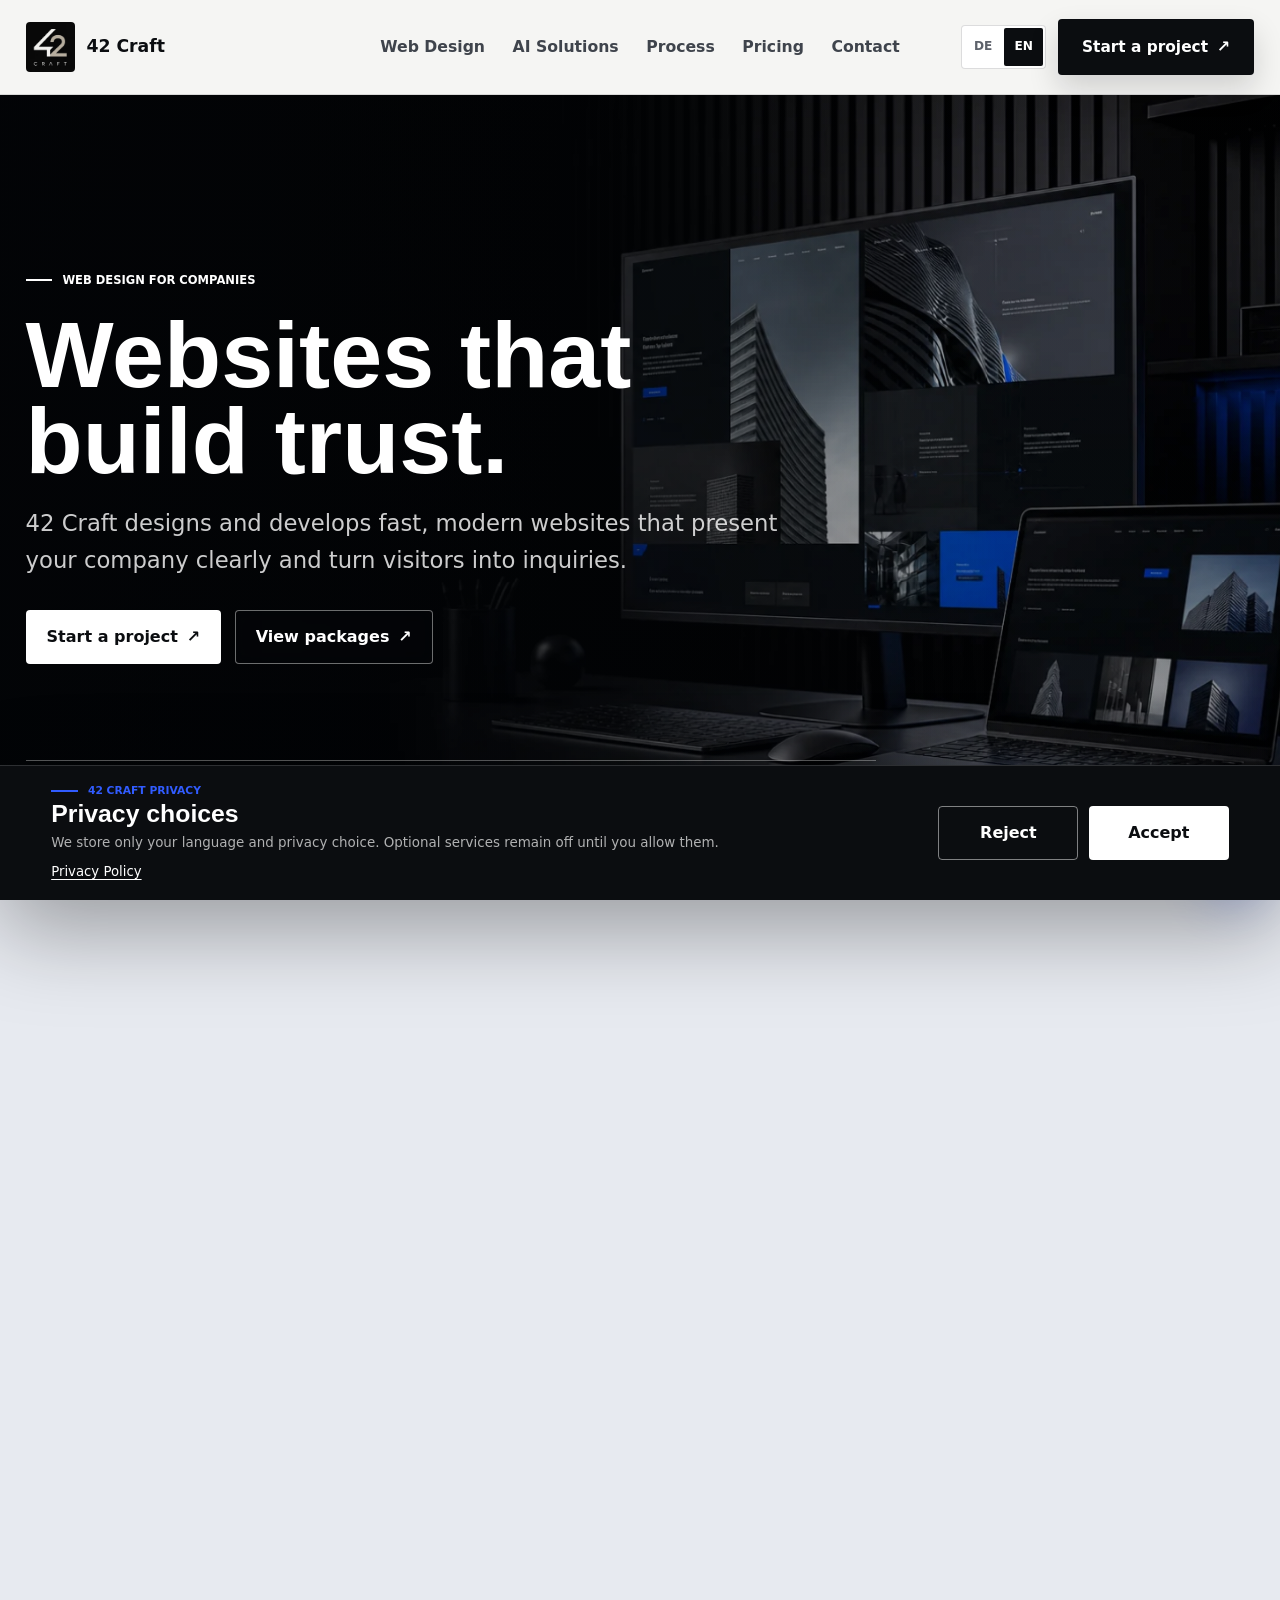
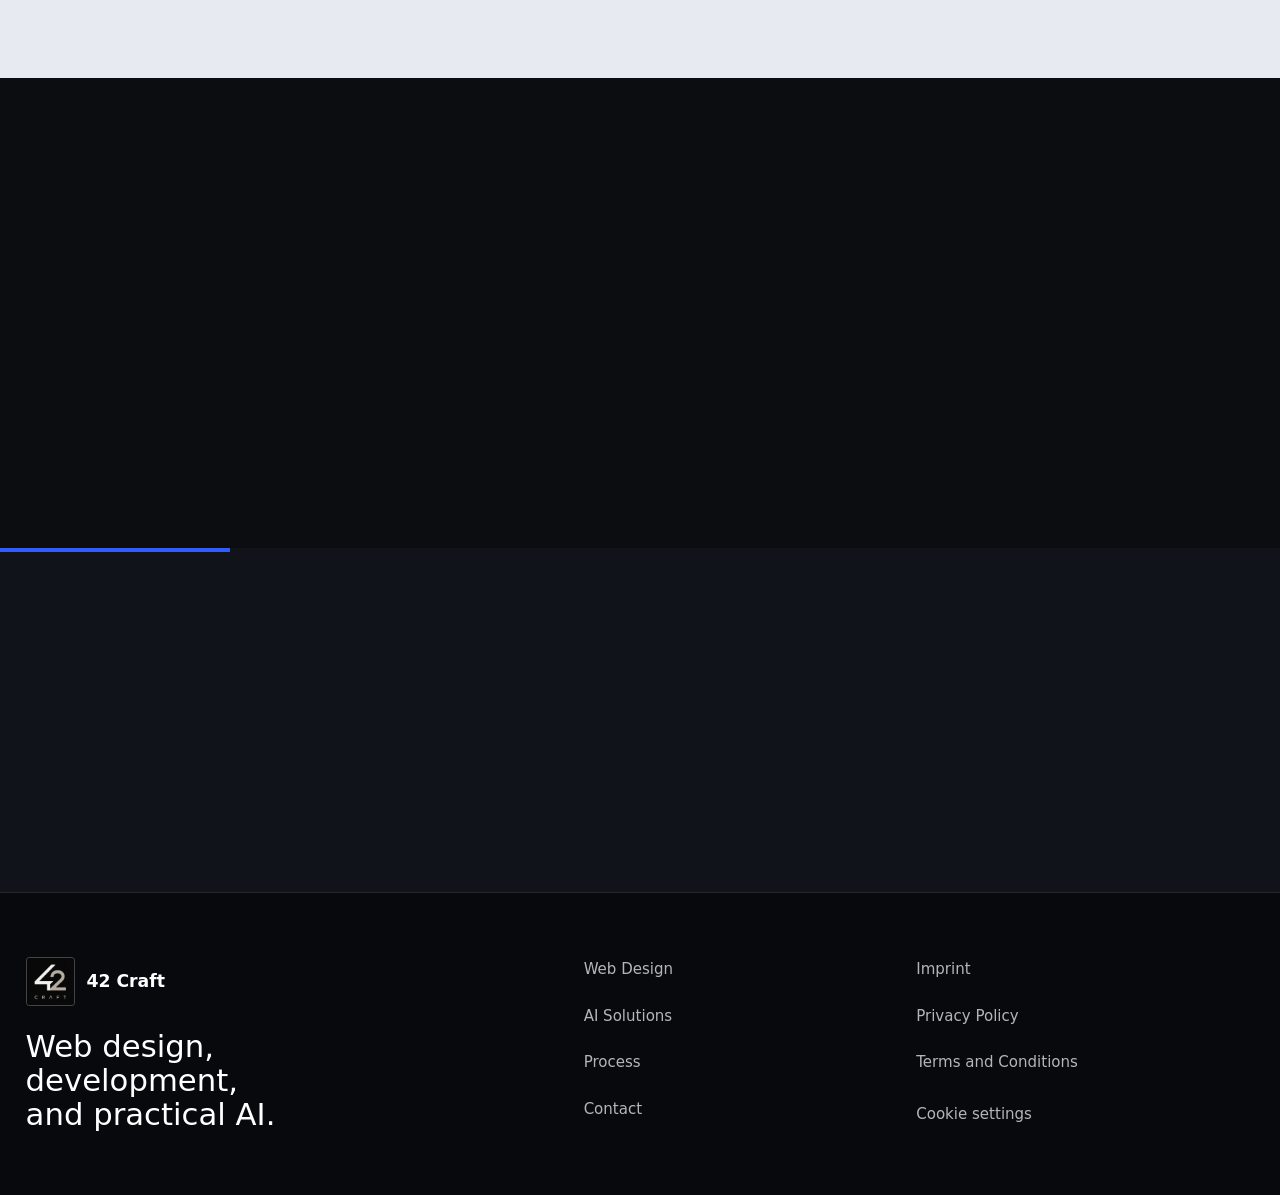
<file: index.html>
﻿<!doctype html>
<html lang="en">
  <!-- Replace the html lang value with [LANGUAGE], for example "en" or "de". -->
  <head>
    <meta charset="utf-8" />
    <meta name="viewport" content="width=device-width, initial-scale=1" />
    <title>42 Craft | AI-Powered Web Design and Development</title>
    <meta name="description" content="42 Craft creates premium websites and practical AI systems for ambitious brands." />
    <meta name="keywords" content="[PRIMARY_KEYWORD], [SECONDARY_KEYWORDS]" />
    <meta name="author" content="42 Craft" />
    <meta name="theme-color" content="#0b0d10" />

    <meta property="og:title" content="42 Craft | AI-Powered Web Design and Development" />
    <meta property="og:description" content="Premium websites and practical AI systems for ambitious companies." />
    <meta property="og:type" content="website" />
    <meta property="og:url" content="[WEBSITE_URL]" />
    <meta property="og:image" content="[OG_IMAGE]" />

    <link rel="canonical" href="[CANONICAL_URL]" />
    <link rel="preload" href="assets/42-craft-logo.webp" as="image" type="image/webp" />
    <link rel="preload" href="styles.css" as="style" />
    <link rel="stylesheet" href="styles.css" />
    <link rel="stylesheet" href="prestige.css?v=24" />

    <script type="application/ld+json">
      {
        "@context": "https://schema.org",
        "@type": "ProfessionalService",
        "name": "42 Craft",
        "description": "Premium websites and practical AI systems for ambitious brands.",
        "url": "[WEBSITE_URL]",
        "telephone": "+49 1522 4758271",
        "email": "[EMAIL]",
        "areaServed": "Germany",
        "audience": {
          "@type": "BusinessAudience",
          "audienceType": "Ambitious companies and brands"
        },
        "serviceType": [
          "Web Strategy",
          "UI/UX Design",
          "Web Development",
          "AI Integration and Automation"
        ]
      }
    </script>
  </head>
  <body class="page-home">
    <div class="site-loader" data-site-loader aria-hidden="true"><img src="assets/42-craft-logo.webp" width="520" height="520" alt="" /><span></span></div>
    <a class="skip-link" href="#main">Skip to content</a>

    <header class="site-header" data-header>
      <nav class="nav container" aria-label="Primary navigation">
        <a class="brand" href="index.html" aria-label="42 Craft home">
          <img class="brand-logo" src="assets/42-craft-logo.webp" width="520" height="520" alt="" aria-hidden="true" />
          <span>42 Craft</span>
        </a>

        <button class="nav-toggle" type="button" aria-expanded="false" aria-controls="site-menu" data-nav-toggle>
          <span class="sr-only">Open menu</span>
          <span aria-hidden="true"></span>
          <span aria-hidden="true"></span>
        </button>

        <div class="nav-menu" id="site-menu" data-nav-menu>
          <a href="services.html">Web Design</a>
          <a href="work.html">AI Solutions</a>
          <a href="process.html">Process</a>
          <a href="pricing.html">Pricing</a>
          <a href="contact.html">Contact</a>
        </div>

        <div class="language-switcher" role="group" aria-label="Language">
          <button type="button" data-language="de" aria-pressed="false">DE</button>
          <button type="button" data-language="en" aria-pressed="true">EN</button>
        </div>
        <a class="nav-cta" href="contact.html">Start a project</a>
      </nav>
    </header>

    <main id="main">
      <section class="hero" id="home">
        <div class="hero-media" aria-hidden="true">
          <img src="assets/webdesign-studio-hero-v2.svg" width="1536" height="1024" alt="" fetchpriority="high" />
        </div>
        <div class="container hero-grid">
          <div class="hero-copy">
            <p class="eyebrow">Web design for companies</p>
            <h1>Websites that build trust.</h1>
            <p class="hero-lede">42 Craft designs and develops fast, modern websites that present your company clearly and turn visitors into inquiries.</p>
            <div class="hero-actions" aria-label="Primary actions">
              <a class="button button-primary" href="contact.html">Start a project</a>
              <a class="button button-secondary" href="pricing.html">View packages</a>
            </div>
            <div class="hero-bottom">
              <dl class="proof-strip" aria-label="Agency proof points">
                <div><dt>Custom</dt><dd>No templates</dd></div>
                <div><dt>1-2 weeks</dt><dd>Typical launch</dd></div>
                <div><dt>Germany</dt><dd>Service area</dd></div>
              </dl>
            </div>
          </div>
        </div>
      </section>

      <section class="section" id="services">
        <div class="container split-heading reveal">
          <p class="eyebrow">Web Design</p>
          <h2>Everything needed for a professional website.</h2>
          <div class="section-intro">
            <p>Clear structure, responsive design, clean development, and a reliable launch.</p>
            <a class="section-link" href="services.html">Explore web design</a>
          </div>
        </div>

        <div class="container collaboration-band reveal">
          <div class="collaboration-intro">
            <p class="eyebrow">Clear collaboration</p>
            <p class="collaboration-lede">You always know what is included, what happens next, and who to contact.</p>
          </div>
          <dl class="collaboration-points">
            <div>
              <dt>Defined scope</dt>
              <dd>Package, deliverables, and optional extras are agreed before work begins.</dd>
            </div>
            <div>
              <dt>Direct contact</dt>
              <dd>One reliable point of contact from the first conversation through launch.</dd>
            </div>
            <div>
              <dt>Complete handover</dt>
              <dd>After launch, you receive the agreed access and retain control of your website.</dd>
            </div>
          </dl>
        </div>
      </section>

      <section class="section muted" id="ai">
        <div class="container page-hero-grid ai-home-feature">
          <div class="reveal">
            <p class="eyebrow">AI at 42 Craft</p>
            <h2>AI with a clear purpose.</h2>
            <p>Useful assistants, smarter search, and simple automations can be built directly into the website.</p>
            <a class="section-link" href="work.html">Explore AI solutions</a>
          </div>
          <div class="page-hero-art reveal" aria-hidden="true">
            <img src="assets/ai-web-automation-v1.webp" width="1536" height="1024" alt="" loading="lazy" />
          </div>
        </div>
      </section>

      <section class="section home-cta" id="contact">
        <div class="container home-cta-inner reveal">
          <div class="home-cta-copy">
            <h2>Ready for a better website?</h2>
            <p>Tell us what you need. We will reply with a clear next step.</p>
          </div>
          <a class="button button-primary" href="contact.html">Start a project</a>
        </div>
      </section>
    </main>

    <footer class="footer">
      <div class="container footer-grid">
        <div>
          <a class="brand" href="#home">
            <img class="brand-logo" src="assets/42-craft-logo.webp" width="520" height="520" alt="" aria-hidden="true" />
            <span>42 Craft</span>
          </a>
          <p class="footer-kicker">Web design, development, and practical AI.</p>
        </div>
        <div class="footer-links" aria-label="Footer links">
          <a href="services.html">Web Design</a>
          <a href="work.html">AI Solutions</a>
          <a href="process.html">Process</a>
          <a href="contact.html">Contact</a>
        </div>
        <div class="footer-links footer-legal">
          <a href="impressum.html">Imprint</a>
          <a href="datenschutz.html">Privacy Policy</a>
          <a href="agb.html">Terms and Conditions</a>
          <button class="cookie-settings-link" type="button" data-cookie-settings>Cookie settings</button>
        </div>
      </div>
    </footer>

    <script src="script.js?v=30" defer></script>
  </body>
</html>
</file>
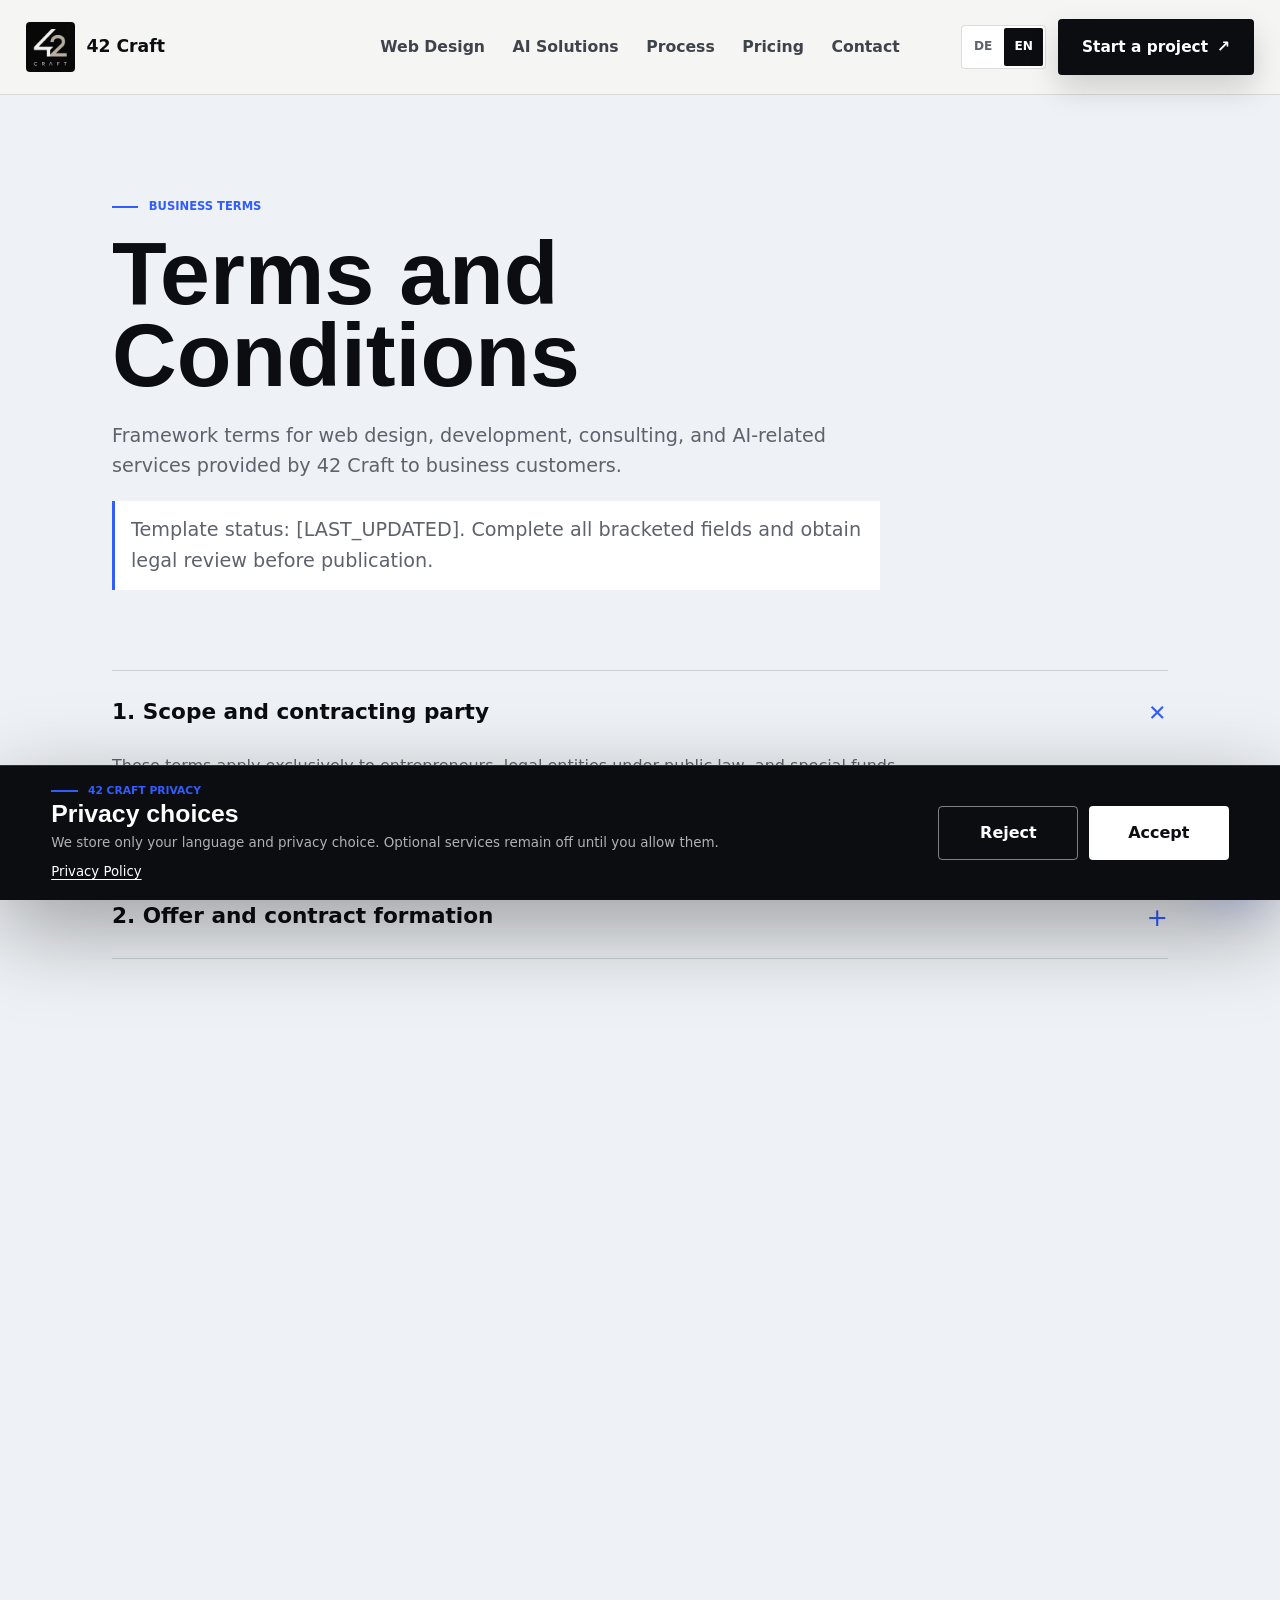
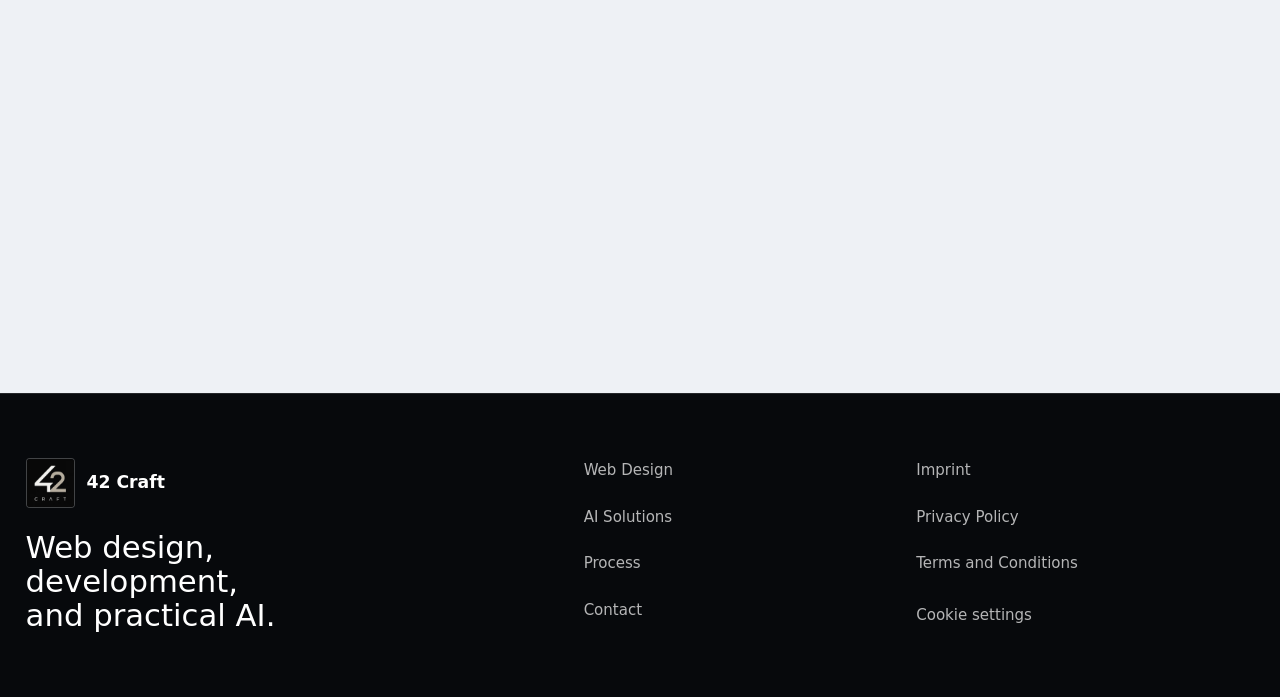
<file: agb.html>
<!doctype html>
<html lang="en">
  <head>
    <meta charset="utf-8" />
    <meta name="viewport" content="width=device-width, initial-scale=1" />
    <title>Terms and Conditions | 42 Craft</title>
    <meta name="description" content="Terms and conditions for business customers of 42 Craft." />
    <meta name="robots" content="noindex,nofollow" />
    <link rel="preload" href="assets/42-craft-logo.webp" as="image" type="image/webp" />
    <link rel="stylesheet" href="styles.css" />
    <link rel="stylesheet" href="prestige.css?v=22" />
  </head>
  <body class="page-legal">
    <div class="site-loader" data-site-loader aria-hidden="true"><img src="assets/42-craft-logo.webp" width="520" height="520" alt="" /><span></span></div>
    <a class="skip-link" href="#main">Skip to content</a>
    <header class="site-header" data-header>
      <nav class="nav container" aria-label="Primary navigation">
        <a class="brand" href="index.html" aria-label="42 Craft home"><img class="brand-logo" src="assets/42-craft-logo.webp" width="520" height="520" alt="" aria-hidden="true" /><span>42 Craft</span></a>
        <button class="nav-toggle" type="button" aria-expanded="false" aria-controls="site-menu" data-nav-toggle><span class="sr-only">Open menu</span><span aria-hidden="true"></span><span aria-hidden="true"></span></button>
      <div class="nav-menu" id="site-menu" data-nav-menu><a href="services.html">Web Design</a><a href="work.html">AI Solutions</a><a href="process.html">Process</a><a href="pricing.html">Pricing</a><a href="contact.html">Contact</a></div>
        <div class="language-switcher" role="group" aria-label="Language"><button type="button" data-language="de" aria-pressed="false">DE</button><button type="button" data-language="en" aria-pressed="true">EN</button></div>
        <a class="nav-cta" href="contact.html">Start a project</a>
      </nav>
    </header>

    <main id="main" class="legal-main">
      <article class="container legal-document" data-language-content="en">
        <header class="legal-hero reveal"><p class="eyebrow">Business terms</p><h1>Terms and Conditions</h1><p>Framework terms for web design, development, consulting, and AI-related services provided by 42 Craft to business customers.</p><p class="legal-note">Template status: [LAST_UPDATED]. Complete all bracketed fields and obtain legal review before publication.</p></header>
        <div class="legal-sections">
          <details class="legal-disclosure reveal" open><summary>1. Scope and contracting party</summary><div><p>These terms apply exclusively to entrepreneurs, legal entities under public law, and special funds under public law. The contracting party is 42 Craft, [LEGAL_ADDRESS]. Conflicting customer terms apply only if expressly accepted in writing.</p></div></details>
          <details class="legal-disclosure reveal"><summary>2. Offer and contract formation</summary><div><p>Our offers are valid for [OFFER_VALIDITY] unless stated otherwise. A contract is formed when the customer accepts the offer in text form or when 42 Craft begins performance at the customer's request.</p></div></details>
          <details class="legal-disclosure reveal"><summary>3. Scope, changes, and third-party services</summary><div><p>The agreed offer defines the scope. Additional work and change requests are quoted separately or billed at [HOURLY_RATE]. Third-party services, licenses, hosting, domains, fonts, APIs, and usage-based AI costs are included only when expressly stated.</p></div></details>
          <details class="legal-disclosure reveal"><summary>4. Customer cooperation</summary><div><p>The customer provides content, access, approvals, legal notices, and feedback in the agreed formats and timeframes. Delays caused by missing cooperation extend deadlines appropriately. The customer is responsible for the rights and legality of supplied materials.</p></div></details>
          <details class="legal-disclosure reveal"><summary>5. Fees and payment</summary><div><p>All prices are net plus statutory VAT. Payment schedule: [PAYMENT_SCHEDULE]. Invoices are due within [PAYMENT_TERM] without deduction. 42 Craft may pause work when due payments remain outstanding after notice.</p></div></details>
          <details class="legal-disclosure reveal"><summary>6. Delivery, review, and acceptance</summary><div><p>Delivery dates are binding only when expressly confirmed as binding. After completion, 42 Craft may request acceptance and set a reasonable review period of [ACCEPTANCE_PERIOD]. Minor defects do not prevent acceptance. Acceptance is deemed granted only under the applicable statutory requirements, in particular where the customer does not refuse acceptance within a reasonable period while identifying at least one defect.</p></div></details>
          <details class="legal-disclosure reveal"><summary>7. Rights of use</summary><div><p>After full payment, the customer receives the rights of use specified in the offer. Reusable methods, components, libraries, know-how, and pre-existing materials remain with 42 Craft or their respective licensors. Portfolio use is permitted unless [PORTFOLIO_OPT_OUT_PROCESS].</p></div></details>
          <details class="legal-disclosure reveal"><summary>8. AI-supported services</summary><div><p>AI may support research, ideation, content, code review, automation, or quality assurance under human direction. Outputs are reviewed within the agreed scope, but the customer remains responsible for final factual, regulatory, and industry-specific approval. Confidential data may be submitted to external AI services only under the agreed processing conditions.</p></div></details>
          <details class="legal-disclosure reveal"><summary>9. Warranty and liability</summary><div><p>42 Craft remedies reproducible defects within the statutory framework. Liability is unlimited for intent, gross negligence, injury to life, body or health, and mandatory statutory liability. For slight negligence involving essential contractual duties, liability is limited to foreseeable, typical damage. Insert any valid contractual liability cap here: [LIABILITY_CAP].</p></div></details>
          <details class="legal-disclosure reveal"><summary>10. Confidentiality and data protection</summary><div><p>Both parties treat confidential business information as confidential. Where 42 Craft processes personal data on behalf of the customer, the parties conclude a data processing agreement where required.</p></div></details>
          <details class="legal-disclosure reveal"><summary>11. Suspension and termination</summary><div><p>Either party may terminate for cause. If the customer pauses or terminates a project without cause, completed work, committed third-party costs, and reserved capacity are payable as agreed: [CANCELLATION_AND_PAUSE_TERMS]. Statutory rights remain unaffected.</p></div></details>
          <details class="legal-disclosure reveal"><summary>12. Handover, maintenance, and source materials</summary><div><p>The offer determines which source files, credentials, documentation, and deployment materials are handed over. Maintenance, hosting, security updates, content changes, and third-party compatibility after acceptance are included only when expressly agreed.</p></div></details>
          <details class="legal-disclosure reveal"><summary>13. Final provisions</summary><div><p>German law applies, excluding conflict-of-law rules and the UN Convention on Contracts for the International Sale of Goods. Place of jurisdiction, where legally permissible: [JURISDICTION]. Amendments should be documented in text form. If a provision is invalid, the remaining provisions remain unaffected.</p></div></details>
        </div>
      </article>

      <article class="container legal-document" data-language-content="de" hidden>
        <header class="legal-hero reveal"><p class="eyebrow">Geschäftsbedingungen</p><h1>Allgemeine Geschäftsbedingungen</h1><p>Rahmenbedingungen für Webdesign, Entwicklung, Beratung und KI-bezogene Leistungen von 42 Craft gegenüber Geschäftskunden.</p><p class="legal-note">Vorlagenstand: [LAST_UPDATED]. Vor der Veröffentlichung müssen alle Angaben in eckigen Klammern ergänzt und rechtlich geprüft werden.</p></header>
        <div class="legal-sections">
          <details class="legal-disclosure reveal" open><summary>1. Geltungsbereich und Vertragspartner</summary><div><p>Diese Bedingungen gelten ausschließlich gegenüber Unternehmern, juristischen Personen des öffentlichen Rechts und öffentlich-rechtlichen Sondervermögen. Vertragspartner ist 42 Craft, [LEGAL_ADDRESS]. Entgegenstehende Bedingungen des Kunden gelten nur, wenn sie ausdrücklich in Textform anerkannt wurden.</p></div></details>
          <details class="legal-disclosure reveal"><summary>2. Angebot und Vertragsschluss</summary><div><p>Unsere Angebote gelten für [OFFER_VALIDITY], sofern nichts anderes angegeben ist. Ein Vertrag kommt zustande, wenn der Kunde das Angebot in Textform annimmt oder 42 Craft auf Wunsch des Kunden mit der Leistung beginnt.</p></div></details>
          <details class="legal-disclosure reveal"><summary>3. Leistungsumfang, Änderungen und Drittdienste</summary><div><p>Das vereinbarte Angebot bestimmt den Leistungsumfang. Zusatzleistungen und Änderungswünsche werden gesondert angeboten oder mit [HOURLY_RATE] berechnet. Drittdienste, Lizenzen, Hosting, Domains, Schriftarten, APIs und nutzungsabhängige KI-Kosten sind nur enthalten, wenn dies ausdrücklich vereinbart wurde.</p></div></details>
          <details class="legal-disclosure reveal"><summary>4. Mitwirkung des Kunden</summary><div><p>Der Kunde stellt Inhalte, Zugänge, Freigaben, Rechtstexte und Feedback in den vereinbarten Formaten und Fristen bereit. Verzögerungen durch fehlende Mitwirkung verlängern Fristen angemessen. Für Rechte und Rechtmäßigkeit bereitgestellter Materialien ist der Kunde verantwortlich.</p></div></details>
          <details class="legal-disclosure reveal"><summary>5. Vergütung und Zahlung</summary><div><p>Alle Preise verstehen sich netto zuzüglich gesetzlicher Umsatzsteuer. Zahlungsplan: [PAYMENT_SCHEDULE]. Rechnungen sind innerhalb von [PAYMENT_TERM] ohne Abzug fällig. 42 Craft darf Arbeiten nach Hinweis pausieren, wenn fällige Zahlungen offenbleiben.</p></div></details>
          <details class="legal-disclosure reveal"><summary>6. Lieferung, Prüfung und Abnahme</summary><div><p>Liefertermine sind nur verbindlich, wenn sie ausdrücklich als verbindlich bestätigt wurden. Nach Fertigstellung kann 42 Craft zur Abnahme auffordern und eine angemessene Prüffrist von [ACCEPTANCE_PERIOD] setzen. Unwesentliche Mängel hindern die Abnahme nicht. Eine Abnahmefiktion tritt ausschließlich unter den gesetzlichen Voraussetzungen ein, insbesondere wenn der Kunde die Abnahme innerhalb einer angemessenen Frist nicht unter Angabe mindestens eines Mangels verweigert.</p></div></details>
          <details class="legal-disclosure reveal"><summary>7. Nutzungsrechte</summary><div><p>Nach vollständiger Zahlung erhält der Kunde die im Angebot bestimmten Nutzungsrechte. Wiederverwendbare Methoden, Komponenten, Bibliotheken, Know-how und vorbestehende Materialien verbleiben bei 42 Craft oder den jeweiligen Lizenzgebern. Eine Portfolio-Nutzung ist zulässig, sofern nicht [PORTFOLIO_OPT_OUT_PROCESS].</p></div></details>
          <details class="legal-disclosure reveal"><summary>8. KI-gestützte Leistungen</summary><div><p>KI kann unter menschlicher Steuerung Recherche, Ideenfindung, Inhalte, Code-Prüfung, Automatisierung oder Qualitätssicherung unterstützen. Ergebnisse werden im vereinbarten Umfang geprüft; für die abschließende sachliche, regulatorische und branchenspezifische Freigabe bleibt der Kunde verantwortlich. Vertrauliche Daten dürfen nur unter den vereinbarten Verarbeitungsbedingungen an externe KI-Dienste übermittelt werden.</p></div></details>
          <details class="legal-disclosure reveal"><summary>9. Gewährleistung und Haftung</summary><div><p>42 Craft behebt reproduzierbare Mängel im gesetzlichen Rahmen. Unbeschränkt gehaftet wird bei Vorsatz, grober Fahrlässigkeit, Verletzung von Leben, Körper oder Gesundheit sowie zwingender gesetzlicher Haftung. Bei leichter Fahrlässigkeit hinsichtlich wesentlicher Vertragspflichten ist die Haftung auf den vorhersehbaren, typischen Schaden begrenzt. Eine wirksame vertragliche Haftungsgrenze ist hier einzutragen: [LIABILITY_CAP].</p></div></details>
          <details class="legal-disclosure reveal"><summary>10. Vertraulichkeit und Datenschutz</summary><div><p>Beide Parteien behandeln vertrauliche Geschäftsinformationen vertraulich. Verarbeitet 42 Craft personenbezogene Daten im Auftrag des Kunden, schließen die Parteien bei Bedarf einen Auftragsverarbeitungsvertrag.</p></div></details>
          <details class="legal-disclosure reveal"><summary>11. Unterbrechung und Kündigung</summary><div><p>Beide Parteien können aus wichtigem Grund kündigen. Pausiert oder beendet der Kunde ein Projekt ohne wichtigen Grund, sind erbrachte Leistungen, verbindliche Drittkosten und reservierte Kapazitäten nach folgender Regelung zu vergüten: [CANCELLATION_AND_PAUSE_TERMS]. Gesetzliche Rechte bleiben unberührt.</p></div></details>
          <details class="legal-disclosure reveal"><summary>12. Übergabe, Wartung und Quelldateien</summary><div><p>Das Angebot bestimmt, welche Quelldateien, Zugangsdaten, Dokumentationen und Deployment-Unterlagen übergeben werden. Wartung, Hosting, Sicherheitsupdates, Inhaltsänderungen und die Kompatibilität mit Drittdiensten nach der Abnahme sind nur enthalten, wenn dies ausdrücklich vereinbart wurde.</p></div></details>
          <details class="legal-disclosure reveal"><summary>13. Schlussbestimmungen</summary><div><p>Es gilt deutsches Recht unter Ausschluss des Kollisionsrechts und des UN-Kaufrechts. Gerichtsstand, soweit rechtlich zulässig: [JURISDICTION]. Änderungen sollen in Textform dokumentiert werden. Ist eine Bestimmung unwirksam, bleiben die übrigen Bestimmungen unberührt.</p></div></details>
        </div>
      </article>
    </main>

    <footer class="footer"><div class="container footer-grid">
      <div><a class="brand" href="index.html"><img class="brand-logo" src="assets/42-craft-logo.webp" width="520" height="520" alt="" aria-hidden="true" /><span>42 Craft</span></a><p class="footer-kicker">Web design, development, and practical AI.</p></div>
      <div class="footer-links"><a href="services.html">Web Design</a><a href="work.html">AI Solutions</a><a href="process.html">Process</a><a href="contact.html">Contact</a></div>
      <div class="footer-links footer-legal"><a href="impressum.html">Imprint</a><a href="datenschutz.html">Privacy Policy</a><a href="agb.html" aria-current="page">Terms and Conditions</a><button class="cookie-settings-link" type="button" data-cookie-settings>Cookie settings</button></div>
    </div></footer>
    <script src="script.js?v=30" defer></script>
  </body>
</html>
</file>
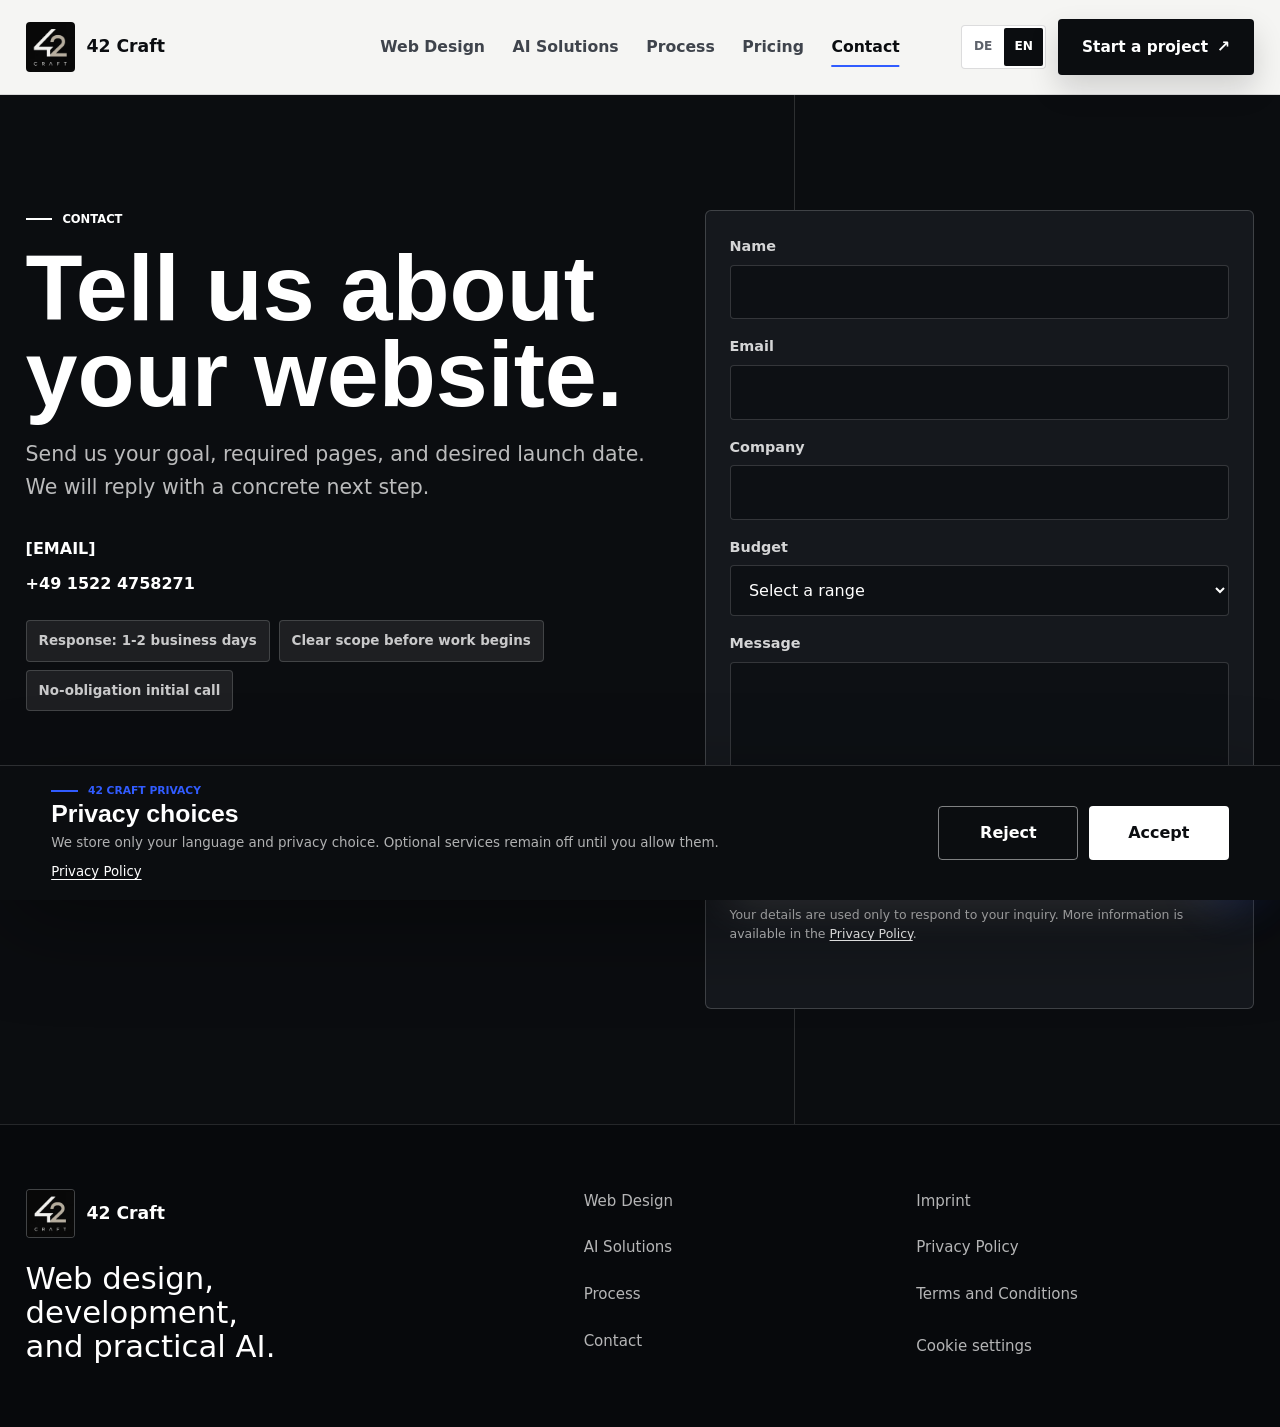
<file: contact.html>
﻿<!doctype html>
<html lang="en">
  <!-- Replace the html lang value with [LANGUAGE], for example "en" or "de". -->
  <head>
    <meta charset="utf-8" />
    <meta name="viewport" content="width=device-width, initial-scale=1" />
    <title>Contact | 42 Craft</title>
    <meta name="description" content="[META_DESCRIPTION]" />
    <meta property="og:title" content="Contact | 42 Craft" />
    <meta property="og:description" content="[META_DESCRIPTION]" />
    <meta property="og:type" content="website" />
    <meta property="og:image" content="[OG_IMAGE]" />
    <link rel="preload" href="assets/42-craft-logo.webp" as="image" type="image/webp" />
    <link rel="stylesheet" href="styles.css" />
    <link rel="stylesheet" href="prestige.css?v=22" />
  </head>
  <body class="page-contact">
    <div class="site-loader" data-site-loader aria-hidden="true"><img src="assets/42-craft-logo.webp" width="520" height="520" alt="" /><span></span></div>
    <a class="skip-link" href="#main">Skip to content</a>
    <header class="site-header" data-header>
      <nav class="nav container" aria-label="Primary navigation">
        <a class="brand" href="index.html" aria-label="42 Craft home"><img class="brand-logo" src="assets/42-craft-logo.webp" width="520" height="520" alt="" aria-hidden="true" /><span>42 Craft</span></a>
        <button class="nav-toggle" type="button" aria-expanded="false" aria-controls="site-menu" data-nav-toggle><span class="sr-only">Open menu</span><span aria-hidden="true"></span><span aria-hidden="true"></span></button>
        <div class="nav-menu" id="site-menu" data-nav-menu>
          <a href="services.html">Web Design</a>
          <a href="work.html">AI Solutions</a>
          <a href="process.html">Process</a>
          <a href="pricing.html">Pricing</a>
          <a href="contact.html" aria-current="page">Contact</a>
        </div>
        <div class="language-switcher" role="group" aria-label="Language">
          <button type="button" data-language="de" aria-pressed="false">DE</button>
          <button type="button" data-language="en" aria-pressed="true">EN</button>
        </div>
        <a class="nav-cta" href="contact.html">Start a project</a>
      </nav>
    </header>

    <main id="main">
      <section class="section final-cta contact-page">
        <div class="container contact-grid">
          <div class="reveal">
            <p class="eyebrow">Contact</p>
            <h1>Tell us about your website.</h1>
            <p class="hero-lede">Send us your goal, required pages, and desired launch date. We will reply with a concrete next step.</p>
            <div class="contact-details">
              <a href="mailto:[EMAIL]">[EMAIL]</a>
              <a href="tel:+4915224758271">+49 1522 4758271</a>
            </div>
            <div class="contact-trust">
              <span>Response: 1-2 business days</span>
              <span>Clear scope before work begins</span>
              <span>No-obligation initial call</span>
            </div>
          </div>
          <form class="contact-form reveal" novalidate data-contact-form>
            <div class="form-row"><label for="name">Name</label><input id="name" name="name" type="text" autocomplete="name" required /></div>
            <div class="form-row"><label for="email">Email</label><input id="email" name="email" type="email" autocomplete="email" required /></div>
            <div class="form-row"><label for="company">Company</label><input id="company" name="company" type="text" autocomplete="organization" /></div>
            <div class="form-row"><label for="budget">Budget</label><select id="budget" name="budget" required><option value="">Select a range</option><option>Under [MINIMUM_PROJECT_BUDGET]</option><option>[BUDGET_RANGE_1]</option><option>[BUDGET_RANGE_2]</option><option>[BUDGET_RANGE_3]</option></select></div>
            <div class="form-row"><label for="message">Message</label><textarea id="message" name="message" rows="5" required></textarea></div>
            <input class="honeypot" type="text" name="website" tabindex="-1" autocomplete="off" aria-hidden="true" />
            <button class="button button-primary" type="submit">Send inquiry</button>
            <p class="form-privacy">Your details are used only to respond to your inquiry. More information is available in the <a href="datenschutz.html">Privacy Policy</a>.</p>
            <p class="form-status" role="status" aria-live="polite" data-form-status></p>
          </form>
        </div>
      </section>
    </main>

    <footer class="footer">
      <div class="container footer-grid">
        <div><a class="brand" href="index.html"><img class="brand-logo" src="assets/42-craft-logo.webp" width="520" height="520" alt="" aria-hidden="true" /><span>42 Craft</span></a><p class="footer-kicker">Web design, development, and practical AI.</p></div>
        <div class="footer-links"><a href="services.html">Web Design</a><a href="work.html">AI Solutions</a><a href="process.html">Process</a><a href="contact.html">Contact</a></div>
        <div class="footer-links footer-legal"><a href="impressum.html">Imprint</a><a href="datenschutz.html">Privacy Policy</a><a href="agb.html">Terms and Conditions</a><button class="cookie-settings-link" type="button" data-cookie-settings>Cookie settings</button></div>
      </div>
    </footer>
    <script src="script.js?v=30" defer></script>
  </body>
</html>
</file>
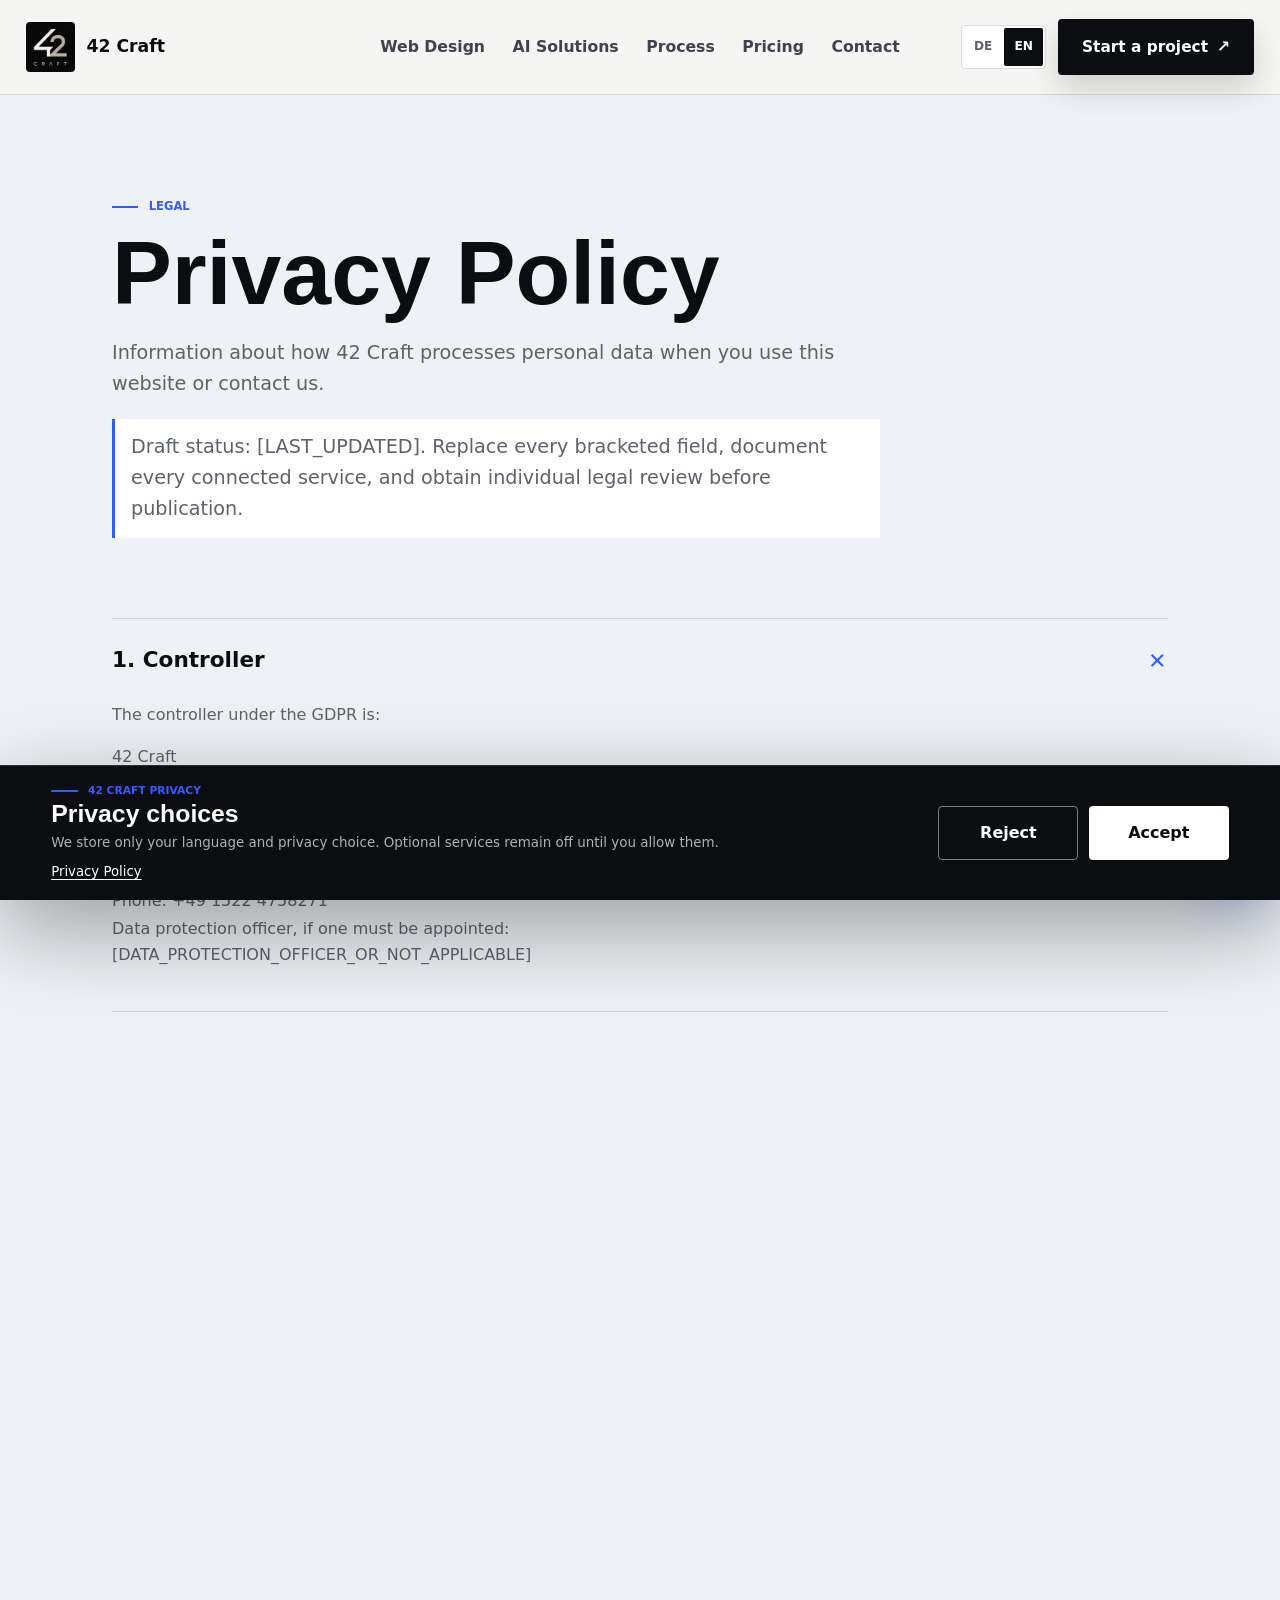
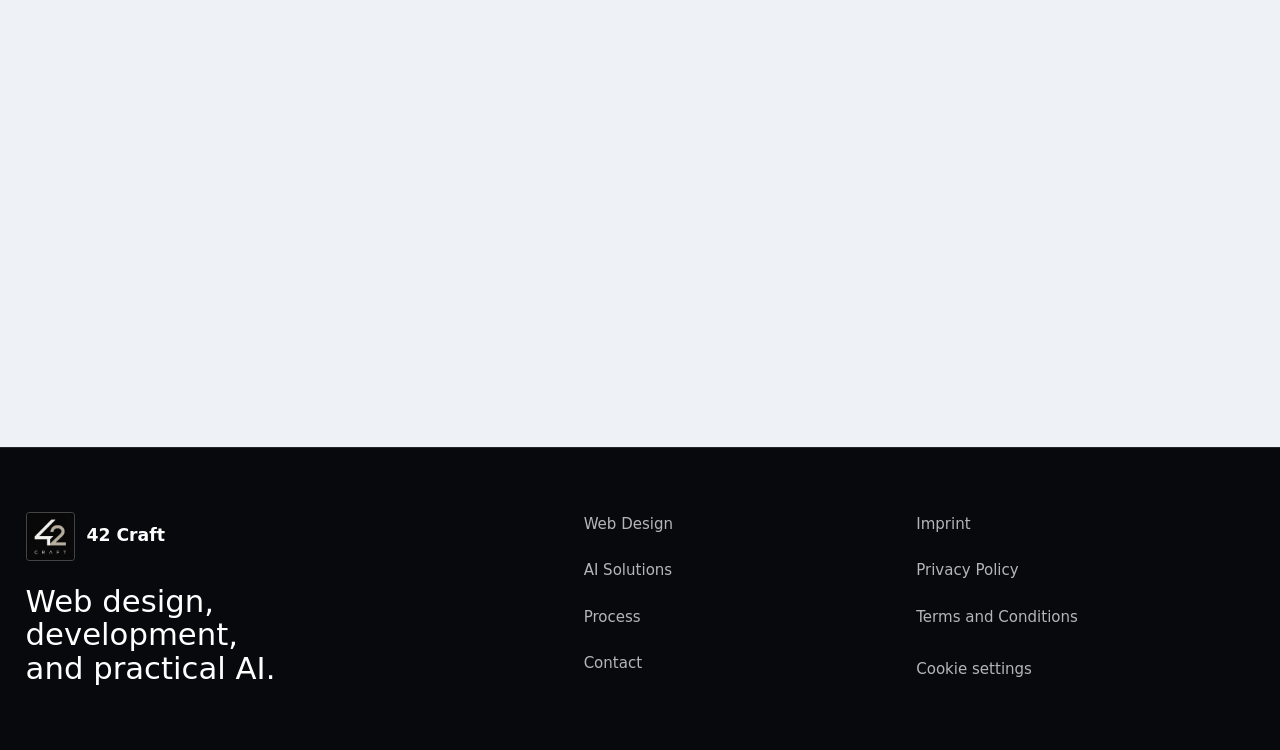
<file: datenschutz.html>
<!doctype html>
<html lang="en">
  <head>
    <meta charset="utf-8" />
    <meta name="viewport" content="width=device-width, initial-scale=1" />
    <title>Privacy Policy | 42 Craft</title>
    <meta name="description" content="Privacy information for visitors and customers of 42 Craft." />
    <meta name="robots" content="noindex,nofollow" />
    <link rel="preload" href="assets/42-craft-logo.webp" as="image" type="image/webp" />
    <link rel="stylesheet" href="styles.css" />
    <link rel="stylesheet" href="prestige.css?v=22" />
  </head>
  <body class="page-legal">
    <div class="site-loader" data-site-loader aria-hidden="true"><img src="assets/42-craft-logo.webp" width="520" height="520" alt="" /><span></span></div>
    <a class="skip-link" href="#main">Skip to content</a>
    <header class="site-header" data-header>
      <nav class="nav container" aria-label="Primary navigation">
        <a class="brand" href="index.html" aria-label="42 Craft home"><img class="brand-logo" src="assets/42-craft-logo.webp" width="520" height="520" alt="" aria-hidden="true" /><span>42 Craft</span></a>
        <button class="nav-toggle" type="button" aria-expanded="false" aria-controls="site-menu" data-nav-toggle><span class="sr-only">Open menu</span><span aria-hidden="true"></span><span aria-hidden="true"></span></button>
      <div class="nav-menu" id="site-menu" data-nav-menu><a href="services.html">Web Design</a><a href="work.html">AI Solutions</a><a href="process.html">Process</a><a href="pricing.html">Pricing</a><a href="contact.html">Contact</a></div>
        <div class="language-switcher" role="group" aria-label="Language"><button type="button" data-language="de" aria-pressed="false">DE</button><button type="button" data-language="en" aria-pressed="true">EN</button></div>
        <a class="nav-cta" href="contact.html">Start a project</a>
      </nav>
    </header>

    <main id="main" class="legal-main">
      <article class="container legal-document" data-language-content="en">
        <header class="legal-hero reveal"><p class="eyebrow">Legal</p><h1>Privacy Policy</h1><p>Information about how 42 Craft processes personal data when you use this website or contact us.</p><p class="legal-note">Draft status: [LAST_UPDATED]. Replace every bracketed field, document every connected service, and obtain individual legal review before publication.</p></header>
        <div class="legal-sections">
          <details class="legal-disclosure reveal" open><summary>1. Controller</summary><div><p>The controller under the GDPR is:</p><address>42 Craft<br />Amir Reza Ahmadi<br />[LEGAL_ADDRESS]<br />Germany<br />Email: [PRIVACY_EMAIL]<br />Phone: +49 1522 4758271</address><p>Data protection officer, if one must be appointed: [DATA_PROTECTION_OFFICER_OR_NOT_APPLICABLE]</p></div></details>
          <details class="legal-disclosure reveal"><summary>2. Purposes and legal bases</summary><div><p>We process personal data only for defined purposes and on an applicable legal basis. Contract-related inquiries are processed under Article 6(1)(b) GDPR, legal obligations under Article 6(1)(c), secure and efficient website operation under Article 6(1)(f), and optional technologies under Article 6(1)(a). Where legitimate interests apply, they consist of protecting the website, preventing misuse, and maintaining reliable business communication.</p></div></details>
          <details class="legal-disclosure reveal"><summary>3. Contact inquiries and contact form</summary><div><p>When you contact us, we process name, email address, company, budget information, message, and any voluntarily provided data to answer the inquiry and prepare possible pre-contractual steps under Article 6(1)(b) GDPR.</p><p>The current static form validates entries locally and is not yet connected to a recipient. Before launch, document the actual processor, destination, transfer method, and retention period here: [FORM_ENDPOINT_OR_CRM_AND_PROCESSING_DETAILS].</p></div></details>
          <details class="legal-disclosure reveal"><summary>4. Local storage and consent management</summary><div><p>The website stores the selected language under <code>42craft-language</code> and the consent decision under <code>42craft-cookie-consent-v2</code>. Access to storage that is strictly necessary to provide the requested language and privacy settings is based on Section 25(2) no. 2 TDDDG. Optional analytics or marketing technologies require prior consent under Section 25(1) TDDDG and Article 6(1)(a) GDPR; they remain blocked until the corresponding category is actively accepted. At present, no optional service is connected unless it is listed below.</p><p>Storage period for the consent record: [CONSENT_STORAGE_DURATION]. You can withdraw or change your decision at any time through "Cookie settings" in the footer. The withdrawal is as easy as granting consent.</p></div></details>
          <details class="legal-disclosure reveal"><summary>5. Hosting and server logs</summary><div><p>The hosting provider may process IP address, date and time, requested resource, referrer, browser, and operating system in server logs to deliver and protect the website. The legal basis is Article 6(1)(f) GDPR unless another basis applies.</p><p>Provider and processor: [HOSTING_PROVIDER_AND_ADDRESS]<br />Processing location: [HOSTING_LOCATION]<br />Retention period: [SERVER_LOG_RETENTION]</p></div></details>
          <details class="legal-disclosure reveal"><summary>6. External services and consent inventory</summary><div><p>Before launch, list every external service separately, including provider, purpose, data categories, recipients, legal basis, storage period, processing location, transfer safeguards, and withdrawal option. This includes form handling, booking, analytics, fonts, maps, CRM, video, and AI services.</p><p>[EXTERNAL_SERVICES_AND_PROCESSING_DETAILS]</p></div></details>
          <details class="legal-disclosure reveal"><summary>7. Recipients and international transfers</summary><div><p>Data is shared only with processors or recipients required to provide the service. Where data is transferred outside the EEA, an applicable adequacy decision or suitable safeguards such as standard contractual clauses must be documented here.</p><p>[RECIPIENTS_AND_TRANSFER_SAFEGUARDS]</p></div></details>
          <details class="legal-disclosure reveal"><summary>8. Your rights</summary><div><p>Subject to the legal requirements, you have rights to access, rectification, erasure, restriction, data portability, and objection. You may withdraw consent at any time with effect for the future. Contact [PRIVACY_EMAIL] to exercise your rights.</p></div></details>
          <details class="legal-disclosure reveal"><summary>9. Right to complain</summary><div><p>You may lodge a complaint with a data protection supervisory authority, in particular in the Member State of your residence, workplace, or the alleged infringement.</p><p>Competent supervisory authority: [COMPETENT_SUPERVISORY_AUTHORITY_AND_CONTACT]</p></div></details>
          <details class="legal-disclosure reveal"><summary>10. Required information and automated decisions</summary><div><p>Fields marked as required are needed to process an inquiry; other information is voluntary. No automated decision-making or profiling under Article 22 GDPR takes place unless expressly described here: [AUTOMATED_DECISION_DETAILS_OR_NOT_APPLICABLE].</p></div></details>
          <details class="legal-disclosure reveal"><summary>11. Retention</summary><div><p>Personal data is retained only as long as required for the stated purpose or by statutory duties. Define the specific periods for inquiries, proposals, contracts, accounting records, logs, and consent records before launch: [RETENTION_SCHEDULE].</p></div></details>
          <details class="legal-disclosure reveal"><summary>12. Security and updates</summary><div><p>We apply appropriate technical and organizational measures to protect personal data. This policy is updated when services, legal requirements, or processing activities change.</p></div></details>
        </div>
      </article>

      <article class="container legal-document" data-language-content="de" hidden>
        <header class="legal-hero reveal"><p class="eyebrow">Rechtliches</p><h1>Datenschutzerklärung</h1><p>Informationen darüber, wie 42 Craft personenbezogene Daten verarbeitet, wenn Sie diese Website nutzen oder uns kontaktieren.</p><p class="legal-note">Entwurfsstand: [LAST_UPDATED]. Vor Veröffentlichung müssen alle Angaben in eckigen Klammern ersetzt, sämtliche eingebundenen Dienste dokumentiert und individuell rechtlich geprüft werden.</p></header>
        <div class="legal-sections">
          <details class="legal-disclosure reveal" open><summary>1. Verantwortlicher</summary><div><p>Verantwortlicher im Sinne der DSGVO ist:</p><address>42 Craft<br />Amir Reza Ahmadi<br />[LEGAL_ADDRESS]<br />Deutschland<br />E-Mail: [PRIVACY_EMAIL]<br />Telefon: +49 1522 4758271</address><p>Datenschutzbeauftragter, sofern eine Benennungspflicht besteht: [DATA_PROTECTION_OFFICER_OR_NOT_APPLICABLE]</p></div></details>
          <details class="legal-disclosure reveal"><summary>2. Zwecke und Rechtsgrundlagen</summary><div><p>Wir verarbeiten personenbezogene Daten nur für festgelegte Zwecke und auf einer anwendbaren Rechtsgrundlage. Vertragsbezogene Anfragen verarbeiten wir gemäß Art. 6 Abs. 1 lit. b DSGVO, rechtliche Pflichten gemäß lit. c, den sicheren und effizienten Website-Betrieb gemäß lit. f und optionale Technologien gemäß lit. a. Berechtigte Interessen bestehen insbesondere im Schutz der Website, in der Missbrauchsvermeidung und in verlässlicher geschäftlicher Kommunikation.</p></div></details>
          <details class="legal-disclosure reveal"><summary>3. Kontaktanfragen und Kontaktformular</summary><div><p>Wenn Sie uns kontaktieren, verarbeiten wir Name, E-Mail-Adresse, Unternehmen, Budgetangaben, Nachricht und freiwillige Angaben, um Ihre Anfrage zu beantworten und mögliche vorvertragliche Schritte gemäß Art. 6 Abs. 1 lit. b DSGVO vorzubereiten.</p><p>Das aktuelle statische Formular prüft Eingaben nur lokal und ist noch nicht mit einem Empfänger verbunden. Vor dem Launch müssen tatsächlicher Auftragsverarbeiter, Empfänger, Übertragungsweg und Speicherdauer hier dokumentiert werden: [FORM_ENDPOINT_OR_CRM_AND_PROCESSING_DETAILS].</p></div></details>
          <details class="legal-disclosure reveal"><summary>4. Lokale Speicherung und Einwilligungsverwaltung</summary><div><p>Die Website speichert die gewählte Sprache unter <code>42craft-language</code> und die Einwilligungsentscheidung unter <code>42craft-cookie-consent-v2</code>. Der Zugriff auf Speicher, der für die ausdrücklich gewünschten Sprach- und Datenschutzeinstellungen unbedingt erforderlich ist, erfolgt gemäß § 25 Abs. 2 Nr. 2 TDDDG. Optionale Analyse- oder Marketing-Technologien benötigen eine vorherige Einwilligung gemäß § 25 Abs. 1 TDDDG und Art. 6 Abs. 1 lit. a DSGVO; sie bleiben bis zur aktiven Zustimmung blockiert. Derzeit ist kein optionaler Dienst verbunden, sofern er nicht nachfolgend aufgeführt ist.</p><p>Speicherdauer des Einwilligungsnachweises: [CONSENT_STORAGE_DURATION]. Ihre Entscheidung können Sie jederzeit über „Cookie-Einstellungen“ im Footer ändern oder widerrufen. Der Widerruf ist ebenso einfach wie die Erteilung.</p></div></details>
          <details class="legal-disclosure reveal"><summary>5. Hosting und Server-Logs</summary><div><p>Der Hosting-Anbieter kann IP-Adresse, Datum und Uhrzeit, angeforderte Ressource, Referrer, Browser und Betriebssystem in Server-Logs verarbeiten, um die Website auszuliefern und zu schützen. Rechtsgrundlage ist Art. 6 Abs. 1 lit. f DSGVO, sofern keine andere Grundlage greift.</p><p>Anbieter und Auftragsverarbeiter: [HOSTING_PROVIDER_AND_ADDRESS]<br />Verarbeitungsort: [HOSTING_LOCATION]<br />Speicherdauer: [SERVER_LOG_RETENTION]</p></div></details>
          <details class="legal-disclosure reveal"><summary>6. Externe Dienste und Einwilligungsinventar</summary><div><p>Vor dem Launch ist jeder externe Dienst einzeln mit Anbieter, Zweck, Datenkategorien, Empfängern, Rechtsgrundlage, Speicherdauer, Verarbeitungsort, Übermittlungsgarantien und Widerrufsmöglichkeit aufzuführen. Dazu gehören insbesondere Formularverarbeitung, Buchung, Analyse, Schriften, Karten, CRM, Video und KI-Dienste.</p><p>[EXTERNAL_SERVICES_AND_PROCESSING_DETAILS]</p></div></details>
          <details class="legal-disclosure reveal"><summary>7. Empfänger und internationale Übermittlungen</summary><div><p>Daten werden nur an Auftragsverarbeiter oder Empfänger weitergegeben, die für die Leistung erforderlich sind. Bei Übermittlungen außerhalb des EWR müssen ein Angemessenheitsbeschluss oder geeignete Garantien wie Standardvertragsklauseln dokumentiert werden.</p><p>[RECIPIENTS_AND_TRANSFER_SAFEGUARDS]</p></div></details>
          <details class="legal-disclosure reveal"><summary>8. Ihre Rechte</summary><div><p>Vorbehaltlich der gesetzlichen Voraussetzungen haben Sie Rechte auf Auskunft, Berichtigung, Löschung, Einschränkung, Datenübertragbarkeit und Widerspruch. Eine Einwilligung können Sie jederzeit mit Wirkung für die Zukunft widerrufen. Wenden Sie sich zur Ausübung Ihrer Rechte an [PRIVACY_EMAIL].</p></div></details>
          <details class="legal-disclosure reveal"><summary>9. Beschwerderecht</summary><div><p>Sie können sich bei einer Datenschutz-Aufsichtsbehörde beschweren, insbesondere in dem Mitgliedstaat Ihres Aufenthaltsorts, Arbeitsplatzes oder des mutmaßlichen Verstoßes.</p><p>Zuständige Aufsichtsbehörde: [COMPETENT_SUPERVISORY_AUTHORITY_AND_CONTACT]</p></div></details>
          <details class="legal-disclosure reveal"><summary>10. Pflichtangaben und automatisierte Entscheidungen</summary><div><p>Als Pflichtfelder gekennzeichnete Angaben sind für die Bearbeitung einer Anfrage erforderlich; weitere Angaben sind freiwillig. Eine automatisierte Entscheidungsfindung oder ein Profiling gemäß Art. 22 DSGVO findet nicht statt, sofern hier nichts anderes beschrieben wird: [AUTOMATED_DECISION_DETAILS_OR_NOT_APPLICABLE].</p></div></details>
          <details class="legal-disclosure reveal"><summary>11. Speicherdauer</summary><div><p>Personenbezogene Daten werden nur so lange gespeichert, wie es für den jeweiligen Zweck oder gesetzliche Pflichten erforderlich ist. Vor dem Launch sind konkrete Fristen für Anfragen, Angebote, Verträge, Buchungsunterlagen, Logs und Einwilligungsnachweise festzulegen: [RETENTION_SCHEDULE].</p></div></details>
          <details class="legal-disclosure reveal"><summary>12. Sicherheit und Aktualisierungen</summary><div><p>Wir setzen angemessene technische und organisatorische Maxnahmen zum Schutz personenbezogener Daten ein. Diese Erklärung wird aktualisiert, wenn sich Dienste, Rechtslage oder Verarbeitungstätigkeiten ändern.</p></div></details>
        </div>
      </article>
    </main>

    <footer class="footer"><div class="container footer-grid">
      <div><a class="brand" href="index.html"><img class="brand-logo" src="assets/42-craft-logo.webp" width="520" height="520" alt="" aria-hidden="true" /><span>42 Craft</span></a><p class="footer-kicker">Web design, development, and practical AI.</p></div>
      <div class="footer-links"><a href="services.html">Web Design</a><a href="work.html">AI Solutions</a><a href="process.html">Process</a><a href="contact.html">Contact</a></div>
      <div class="footer-links footer-legal"><a href="impressum.html">Imprint</a><a href="datenschutz.html" aria-current="page">Privacy Policy</a><a href="agb.html">Terms and Conditions</a><button class="cookie-settings-link" type="button" data-cookie-settings>Cookie settings</button></div>
    </div></footer>
    <script src="script.js?v=30" defer></script>
  </body>
</html>
</file>
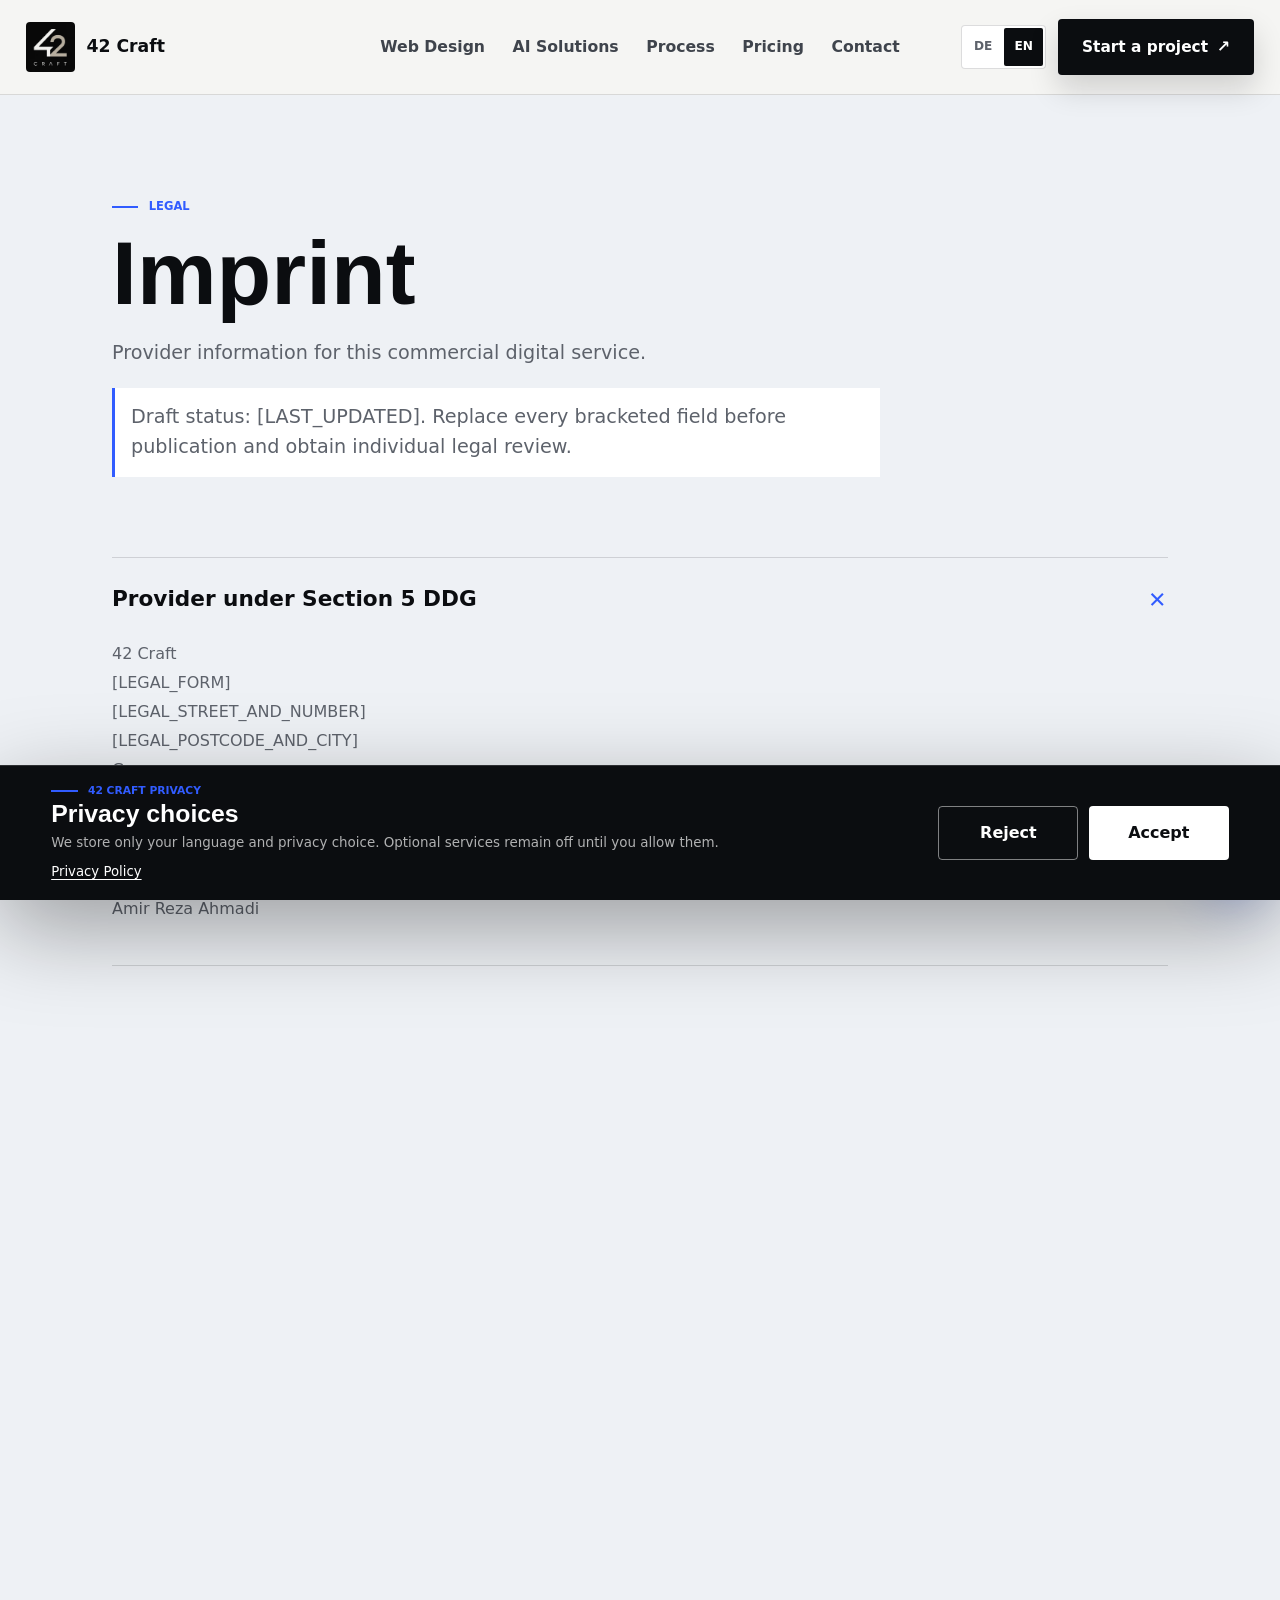
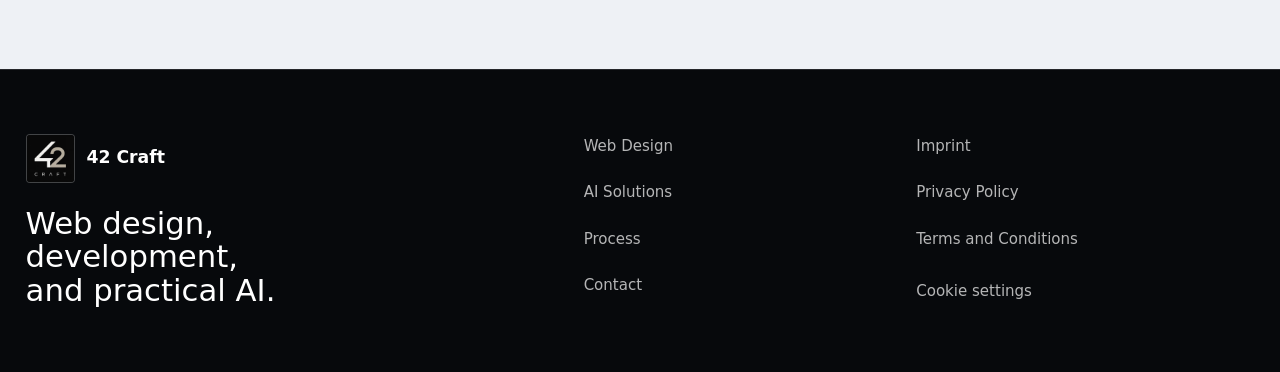
<file: impressum.html>
<!doctype html>
<html lang="en">
  <head>
    <meta charset="utf-8" />
    <meta name="viewport" content="width=device-width, initial-scale=1" />
    <title>Imprint | 42 Craft</title>
    <meta name="description" content="Legal provider information for 42 Craft." />
    <meta name="robots" content="noindex,nofollow" />
    <link rel="preload" href="assets/42-craft-logo.webp" as="image" type="image/webp" />
    <link rel="stylesheet" href="styles.css" />
    <link rel="stylesheet" href="prestige.css?v=22" />
  </head>
  <body class="page-legal">
    <div class="site-loader" data-site-loader aria-hidden="true"><img src="assets/42-craft-logo.webp" width="520" height="520" alt="" /><span></span></div>
    <a class="skip-link" href="#main">Skip to content</a>
    <header class="site-header" data-header>
      <nav class="nav container" aria-label="Primary navigation">
        <a class="brand" href="index.html" aria-label="42 Craft home"><img class="brand-logo" src="assets/42-craft-logo.webp" width="520" height="520" alt="" aria-hidden="true" /><span>42 Craft</span></a>
        <button class="nav-toggle" type="button" aria-expanded="false" aria-controls="site-menu" data-nav-toggle><span class="sr-only">Open menu</span><span aria-hidden="true"></span><span aria-hidden="true"></span></button>
      <div class="nav-menu" id="site-menu"><a href="services.html">Web Design</a><a href="work.html">AI Solutions</a><a href="process.html">Process</a><a href="pricing.html">Pricing</a><a href="contact.html">Contact</a></div>
        <div class="language-switcher" role="group" aria-label="Language"><button type="button" data-language="de" aria-pressed="false">DE</button><button type="button" data-language="en" aria-pressed="true">EN</button></div>
        <a class="nav-cta" href="contact.html">Start a project</a>
      </nav>
    </header>

    <main id="main" class="legal-main">
      <article class="container legal-document" data-language-content="en">
        <header class="legal-hero reveal"><p class="eyebrow">Legal</p><h1>Imprint</h1><p>Provider information for this commercial digital service.</p><p class="legal-note">Draft status: [LAST_UPDATED]. Replace every bracketed field before publication and obtain individual legal review.</p></header>
        <div class="legal-sections">
          <details class="legal-disclosure reveal" open><summary>Provider under Section 5 DDG</summary><div><address>42 Craft<br />[LEGAL_FORM]<br />[LEGAL_STREET_AND_NUMBER]<br />[LEGAL_POSTCODE_AND_CITY]<br />Germany</address></div></details>
          <details class="legal-disclosure reveal" open><summary>Represented by</summary><div><p>Amir Reza Ahmadi</p></div></details>
          <details class="legal-disclosure reveal" open><summary>Contact</summary><div><address>Phone: +49 1522 4758271<br />Email: [EMAIL]</address></div></details>
          <details class="legal-disclosure reveal"><summary>Register information, if applicable</summary><div><p>Register: [REGISTER_NAME]<br />Register court: [REGISTER_COURT]<br />Registration number: [REGISTER_NUMBER]</p></div></details>
          <details class="legal-disclosure reveal"><summary>Tax information, if applicable</summary><div><p>VAT identification number under Section 27a UStG: [VAT_ID]</p></div></details>
          <details class="legal-disclosure reveal"><summary>Regulated activity, if applicable</summary><div><p>Supervisory authority: [SUPERVISORY_AUTHORITY]<br />Professional title and jurisdiction: [PROFESSIONAL_TITLE_AND_STATE]<br />Professional rules: [PROFESSIONAL_RULES_AND_LINK]</p></div></details>
          <details class="legal-disclosure reveal"><summary>Editorial responsibility, if applicable</summary><div><p>Responsible under Section 18(2) MStV: [CONTENT_RESPONSIBLE_NAME_AND_ADDRESS]</p></div></details>
          <details class="legal-disclosure reveal"><summary>Consumer dispute resolution, if applicable</summary><div><p>[VSBG_PARTICIPATION_STATEMENT]</p><p>This statement must be adapted to the company size, customer group, and any legal or voluntary participation obligation.</p></div></details>
        </div>
      </article>

      <article class="container legal-document" data-language-content="de" hidden>
        <header class="legal-hero reveal"><p class="eyebrow">Rechtliches</p><h1>Impressum</h1><p>Anbieterkennzeichnung für diesen geschäftsmäßigen digitalen Dienst.</p><p class="legal-note">Entwurfsstand: [LAST_UPDATED]. Vor Veröffentlichung müssen alle Angaben in eckigen Klammern ersetzt und individuell rechtlich geprüft werden.</p></header>
        <div class="legal-sections">
          <details class="legal-disclosure reveal" open><summary>Angaben gemäß § 5 DDG</summary><div><address>42 Craft<br />[LEGAL_FORM]<br />[LEGAL_STREET_AND_NUMBER]<br />[LEGAL_POSTCODE_AND_CITY]<br />Deutschland</address></div></details>
          <details class="legal-disclosure reveal" open><summary>Vertreten durch</summary><div><p>Amir Reza Ahmadi</p></div></details>
          <details class="legal-disclosure reveal" open><summary>Kontakt</summary><div><address>Telefon: +49 1522 4758271<br />E-Mail: [EMAIL]</address></div></details>
          <details class="legal-disclosure reveal"><summary>Registerangaben, soweit vorhanden</summary><div><p>Register: [REGISTER_NAME]<br />Registergericht: [REGISTER_COURT]<br />Registernummer: [REGISTER_NUMBER]</p></div></details>
          <details class="legal-disclosure reveal"><summary>Steuerangaben, soweit vorhanden</summary><div><p>Umsatzsteuer-Identifikationsnummer gemäß § 27a UStG: [VAT_ID]</p></div></details>
          <details class="legal-disclosure reveal"><summary>Zulassungspflichtige oder reglementierte Tätigkeit, soweit einschlägig</summary><div><p>Zuständige Aufsichtsbehörde: [SUPERVISORY_AUTHORITY]<br />Berufsbezeichnung und Staat: [PROFESSIONAL_TITLE_AND_STATE]<br />Berufsrechtliche Regelungen: [PROFESSIONAL_RULES_AND_LINK]</p></div></details>
          <details class="legal-disclosure reveal"><summary>Redaktionell verantwortlich, soweit einschlägig</summary><div><p>Verantwortlich gemäß § 18 Abs. 2 MStV: [CONTENT_RESPONSIBLE_NAME_AND_ADDRESS]</p></div></details>
          <details class="legal-disclosure reveal"><summary>Verbraucherstreitbeilegung, soweit einschlägig</summary><div><p>[VSBG_PARTICIPATION_STATEMENT]</p><p>Dieser Hinweis muss an Unternehmensgröße, Kundengruppe und eine etwaige gesetzliche oder freiwillige Teilnahmeverpflichtung angepasst werden.</p></div></details>
        </div>
      </article>
    </main>

    <footer class="footer"><div class="container footer-grid">
      <div><a class="brand" href="index.html"><img class="brand-logo" src="assets/42-craft-logo.webp" width="520" height="520" alt="" aria-hidden="true" /><span>42 Craft</span></a><p class="footer-kicker">Web design, development, and practical AI.</p></div>
      <div class="footer-links"><a href="services.html">Web Design</a><a href="work.html">AI Solutions</a><a href="process.html">Process</a><a href="contact.html">Contact</a></div>
      <div class="footer-links footer-legal"><a href="impressum.html" aria-current="page">Imprint</a><a href="datenschutz.html">Privacy Policy</a><a href="agb.html">Terms and Conditions</a><button class="cookie-settings-link" type="button" data-cookie-settings>Cookie settings</button></div>
    </div></footer>
    <script src="script.js?v=30" defer></script>
  </body>
</html>
</file>
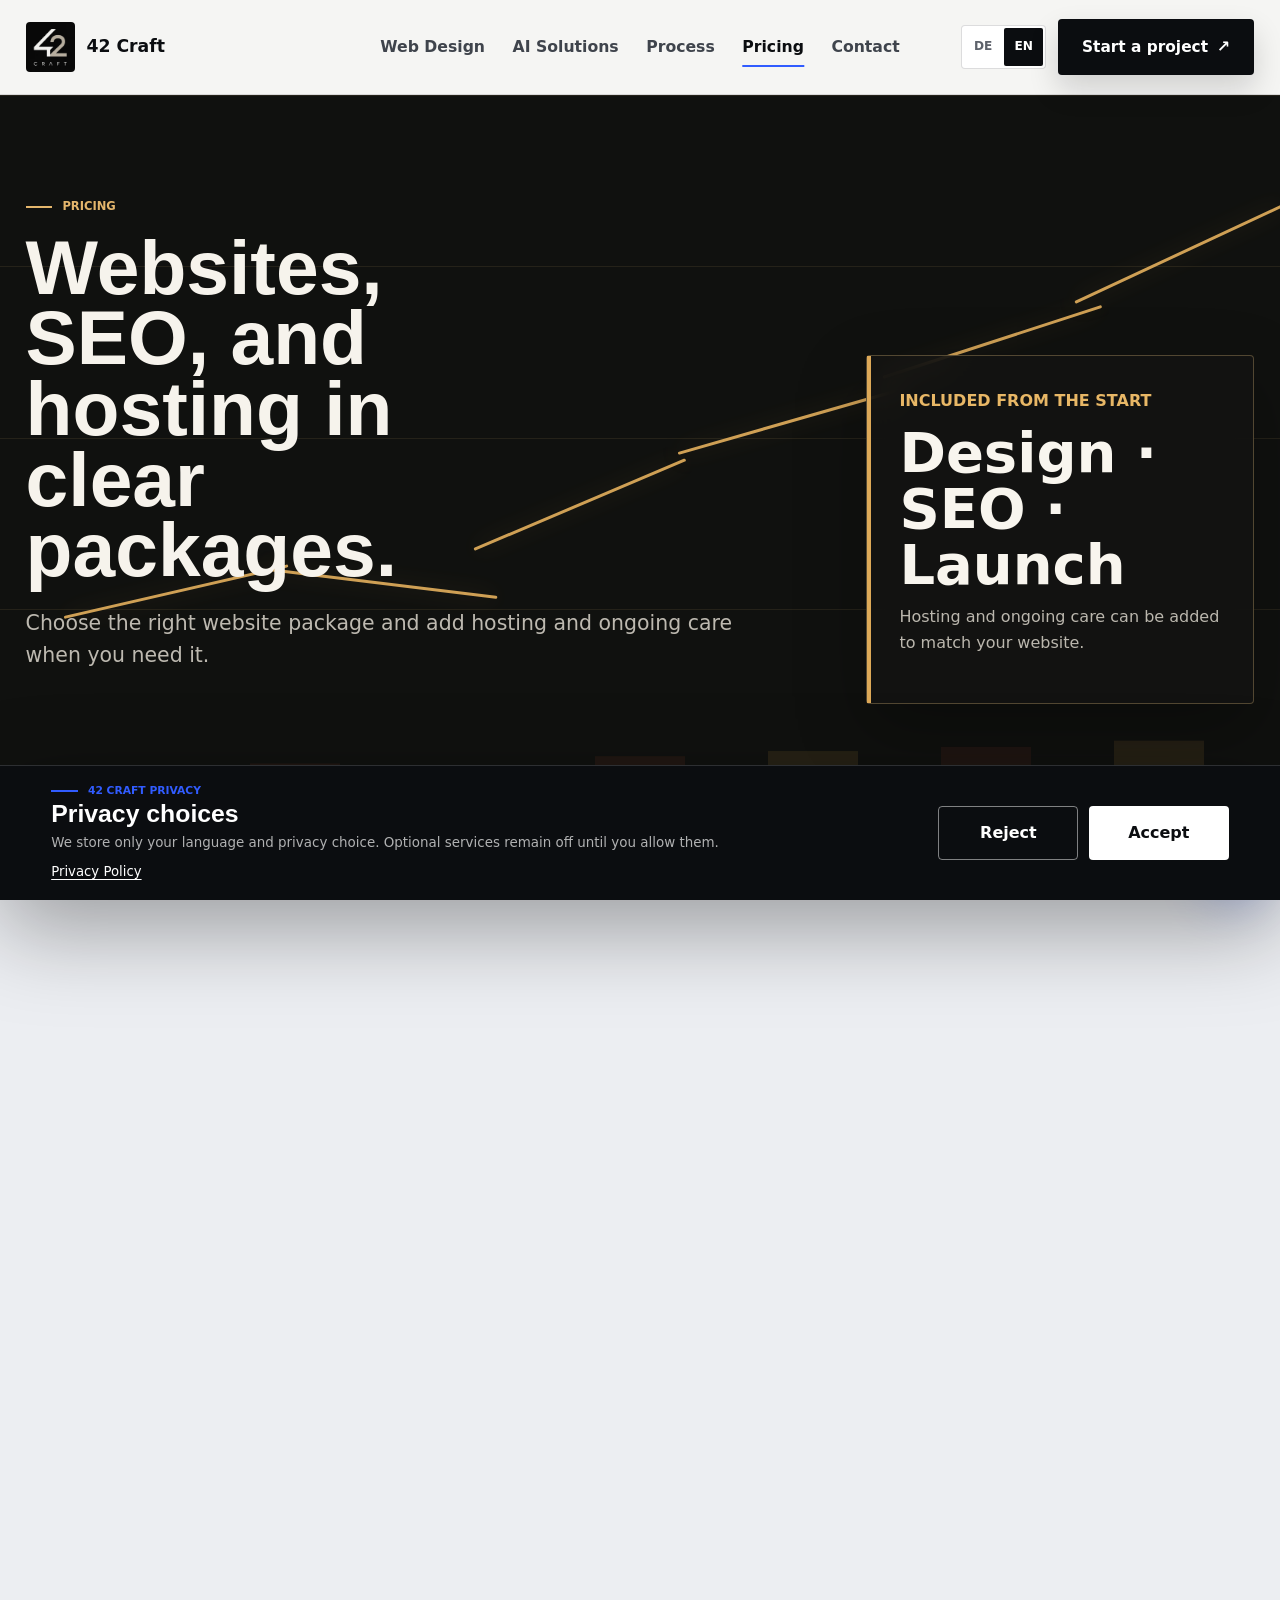
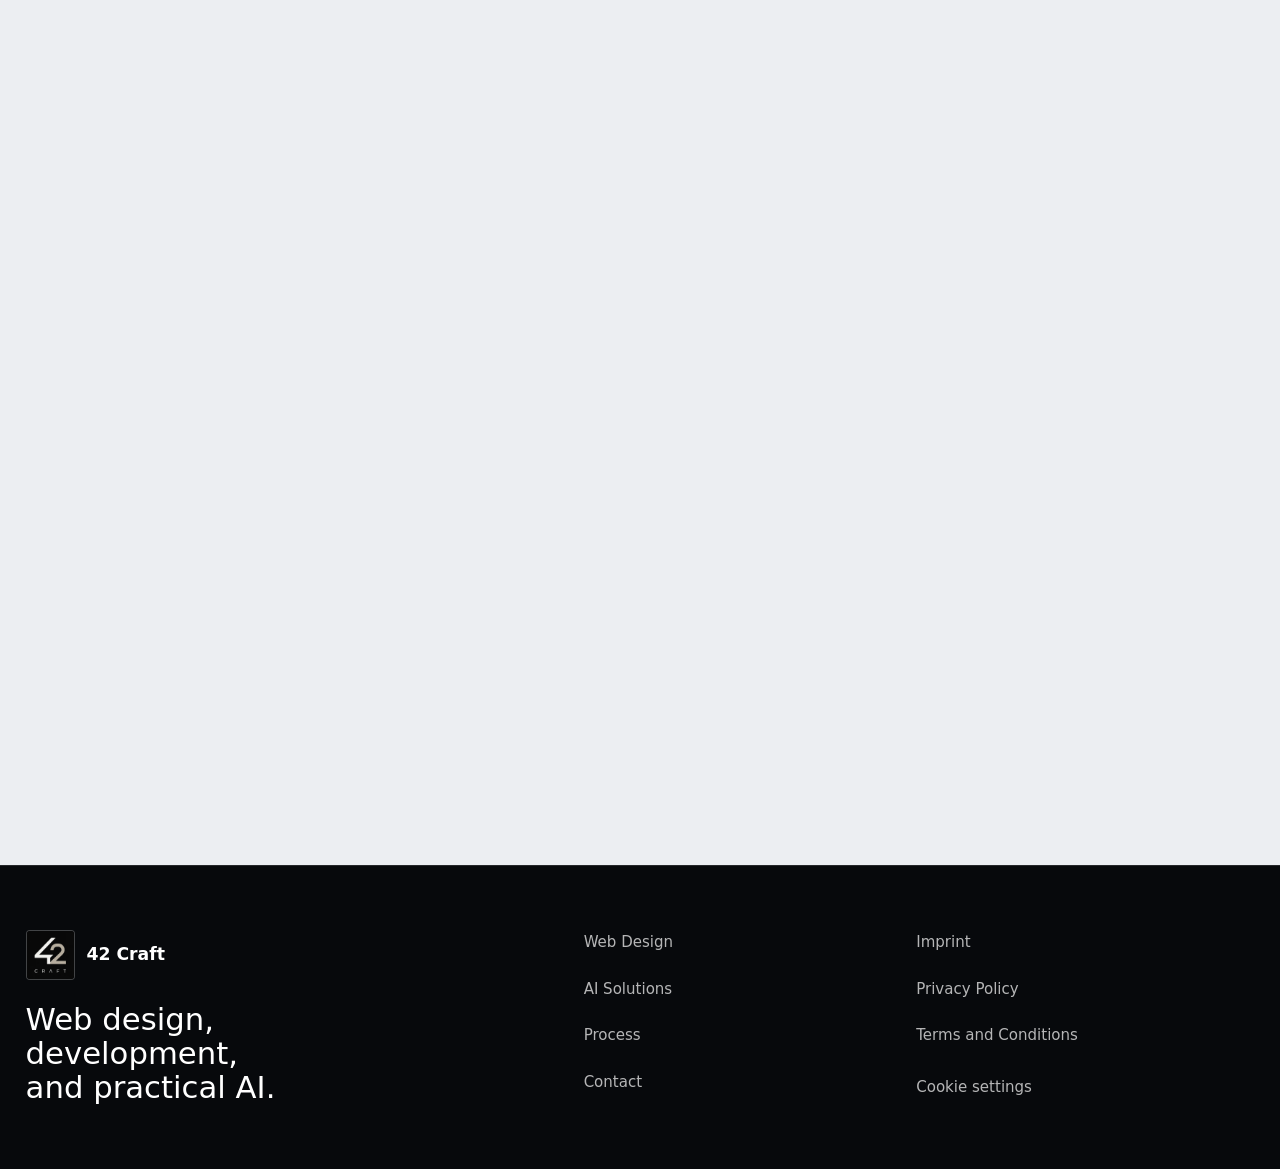
<file: pricing.html>
<!doctype html>
<html lang="en">
  <!-- Replace the html lang value with [LANGUAGE], for example "en" or "de". -->
  <head>
    <meta charset="utf-8" />
    <meta name="viewport" content="width=device-width, initial-scale=1" />
    <title>Website, SEO & Hosting Packages | 42 Craft</title>
    <meta name="description" content="Clear website packages from €1,000 plus hosting and care from €19 per month. Includes design, SEO foundations, performance, launch, and support." />
    <meta property="og:title" content="Website, SEO & Hosting Packages | 42 Craft" />
    <meta property="og:description" content="Three website packages and three hosting and care packages with a clearly defined scope." />
    <meta property="og:type" content="website" />
    <meta property="og:image" content="[OG_IMAGE]" />
    <link rel="preload" href="assets/42-craft-logo.webp" as="image" type="image/webp" />
    <link rel="stylesheet" href="styles.css" />
    <link rel="stylesheet" href="prestige.css?v=22" />
  </head>
  <body class="page-pricing">
    <div class="site-loader" data-site-loader aria-hidden="true"><img src="assets/42-craft-logo.webp" width="520" height="520" alt="" /><span></span></div>
    <a class="skip-link" href="#main">Skip to content</a>
    <header class="site-header" data-header>
      <nav class="nav container" aria-label="Primary navigation">
        <a class="brand" href="index.html" aria-label="42 Craft home"><img class="brand-logo" src="assets/42-craft-logo.webp" width="520" height="520" alt="" aria-hidden="true" /><span>42 Craft</span></a>
        <button class="nav-toggle" type="button" aria-expanded="false" aria-controls="site-menu" data-nav-toggle><span class="sr-only">Open menu</span><span aria-hidden="true"></span><span aria-hidden="true"></span></button>
        <div class="nav-menu" id="site-menu" data-nav-menu>
          <a href="services.html">Web Design</a>
          <a href="work.html">AI Solutions</a>
          <a href="process.html">Process</a>
          <a href="pricing.html" aria-current="page">Pricing</a>
          <a href="contact.html">Contact</a>
        </div>
        <div class="language-switcher" role="group" aria-label="Language">
          <button type="button" data-language="de" aria-pressed="false">DE</button>
          <button type="button" data-language="en" aria-pressed="true">EN</button>
        </div>
        <a class="nav-cta" href="contact.html">Start a project</a>
      </nav>
    </header>

    <main id="main">
      <section class="page-hero section">
        <div class="growth-backdrop" aria-hidden="true">
          <div class="growth-guides"><span></span><span></span><span></span><span></span></div>
          <div class="growth-bars">
            <span style="--growth: 28%; --delay: 0ms"></span>
            <span style="--growth: 40%; --delay: 90ms"></span>
            <span style="--growth: 36%; --delay: 180ms"></span>
            <span style="--growth: 56%; --delay: 270ms"></span>
            <span style="--growth: 68%; --delay: 360ms"></span>
            <span style="--growth: 78%; --delay: 450ms"></span>
            <span style="--growth: 94%; --delay: 540ms"></span>
          </div>
          <div class="growth-trend"><span></span><span></span><span></span><span></span><span></span><span></span></div>
        </div>
        <div class="container page-hero-grid">
          <div class="reveal">
            <p class="eyebrow">Pricing</p>
            <h1>Websites, SEO, and hosting in clear packages.</h1>
            <p class="hero-lede">Choose the right website package and add hosting and ongoing care when you need it.</p>
          </div>
          <div class="price-signal reveal">
            <span>Included from the start</span>
            <strong>Design · SEO · Launch</strong>
            <p>Hosting and ongoing care can be added to match your website.</p>
          </div>
        </div>
      </section>

      <section class="section muted package-section" id="website-packages">
        <div class="container pricing-section-head reveal">
          <div><p class="eyebrow">Website Packages</p><h2>Three clear levels for your next website.</h2></div>
          <p>Every package combines individual design, responsive development, technical quality, and a structured launch.</p>
        </div>
        <div class="container pricing-grid package-grid">
          <article class="price-card package-card reveal">
            <p class="package-index">01 / Starter</p><h2>Starter Website</h2><p class="price">from €1,000</p><p class="package-audience">For self-employed professionals and small businesses.</p>
            <details class="package-details"><summary>Everything included</summary><ul class="package-list"><li>Individual modern web design</li><li>Up to 5 content pages</li><li>Optimized for smartphone, tablet, and desktop</li><li>Contact form</li><li>Basic SEO</li><li>Optimized loading times</li><li>Technical integration of legal notice and privacy policy</li><li>Two revision rounds</li><li>Website publication</li><li>14 days of technical support after launch</li></ul></details>
            <a class="button button-secondary" href="contact.html">Request Starter Website</a>
          </article>
          <article class="price-card package-card featured reveal">
            <span class="badge">Recommended</span><p class="package-index">02 / Company</p><h2>Company Website</h2><p class="price">from €2,100</p><p class="package-audience">For companies that want to gain new customers through their website.</p>
            <details class="package-details"><summary>Everything included</summary><ul class="package-list"><li>All Starter Website services</li><li>Up to 10 content pages</li><li>Advanced SEO foundation</li><li>Keyword research</li><li>Sales-focused page structure</li><li>Blog or guide section</li><li>Google Search Console</li><li>Preparation for Google Business Profile</li><li>Booking or newsletter integration</li><li>Structured data</li><li>Advanced performance optimization</li><li>Three revision rounds</li><li>30 days of technical support</li></ul></details>
            <a class="button button-primary" href="contact.html">Request Company Website</a>
          </article>
          <article class="price-card package-card reveal">
            <p class="package-index">03 / Custom</p><h2>Custom Website</h2><p class="price">from €4,000</p><p class="package-audience">For companies that need special functions, automation, and AI support.</p>
            <details class="package-details"><summary>Everything included</summary><ul class="package-list"><li>All Company Website services</li><li>Up to 15 content pages</li><li>Custom website functions</li><li>AI support chatbot</li><li>Chatbot adapted to the company</li><li>Knowledge base for common customer questions</li><li>Automatic answers to simple questions</li><li>Collection of contact details and inquiries</li><li>Forwarding inquiries by email</li><li>CRM, email, or API integrations</li><li>Automated workflows</li><li>Multilingual setup based on scope</li><li>Advanced security and performance review</li><li>Three months of technical support</li></ul></details>
            <a class="button button-secondary" href="contact.html">Discuss Custom Website</a>
          </article>
        </div>
        <p class="container package-note reveal">External costs for hosting, software, AI, and other services are charged separately.</p>
      </section>

      <section class="section seo-explainer-section">
        <div class="container seo-simple reveal">
          <div><p class="eyebrow">SEO, simply explained</p><h2>SEO helps the right people find your website.</h2></div>
          <div class="seo-simple-copy"><p>SEO means preparing your pages so Google can understand what you offer and show them for relevant searches. Clear content, the right search terms, fast loading times, and clean technology work together.</p><p>It creates a strong foundation for visibility, but no provider can guarantee a specific Google ranking.</p></div>
          <div class="seo-simple-points"><span><strong>Relevant content</strong>Answers what potential customers search for.</span><span><strong>Clean technology</strong>Makes pages fast and understandable for search engines.</span><span><strong>Local visibility</strong>Connects your services with your real service area.</span></div>
        </div>
      </section>

      <section class="section hosting-section" id="hosting-packages">
        <div class="container pricing-section-head reveal">
          <div><p class="eyebrow">Hosting & Care</p><h2>Hosting that keeps your website secure and available.</h2></div>
          <p>Choose simple hosting support or add regular maintenance, checks, and content updates.</p>
        </div>
        <div class="container pricing-grid package-grid hosting-grid">
          <article class="price-card package-card hosting-card reveal">
            <p class="package-index">01 / Basic</p><h2>Hosting Basic</h2><p class="price">€19 / month</p><p class="package-audience">For simple websites with low support requirements.</p>
            <details class="package-details"><summary>Everything included</summary><ul class="package-list"><li>Hosting or management of the hosting account</li><li>SSL certificate for a secure connection</li><li>Technical domain management</li><li>Automatic backups by the hosting provider</li><li>Basic availability check</li><li>Email support for hosting problems</li></ul><h3>Not included</h3><ul class="package-list package-list-muted"><li>Regular content changes</li><li>Extensive troubleshooting</li><li>New pages or functions</li></ul></details>
            <a class="button button-secondary" href="contact.html">Choose Hosting Basic</a>
          </article>
          <article class="price-card package-card hosting-card reveal">
            <p class="package-index">02 / Care</p><h2>Care</h2><p class="price">€59 / month</p><p class="package-audience">For smaller company websites that need regular technical maintenance.</p>
            <details class="package-details"><summary>Everything included</summary><ul class="package-list"><li>All Hosting Basic services</li><li>Regular system and extension updates</li><li>Weekly backup check</li><li>Basic security check</li><li>Availability monitoring</li><li>Recovery from simple technical problems</li><li>Up to 15 minutes of small text or image changes per month</li><li>Email support</li></ul><p class="details-note">Unused minutes expire at the end of the month.</p></details>
            <a class="button button-secondary" href="contact.html">Choose Care</a>
          </article>
          <article class="price-card package-card hosting-card featured reveal">
            <span class="badge">More Support</span><p class="package-index">03 / Care Plus</p><h2>Care Plus</h2><p class="price">€119 / month</p><p class="package-audience">For actively used company websites with higher support requirements.</p>
            <details class="package-details"><summary>Everything included</summary><ul class="package-list"><li>All Care services</li><li>Daily backups</li><li>Monthly function test</li><li>Contact form test</li><li>Performance and loading time check</li><li>Advanced security monitoring</li><li>Up to 60 minutes of small content changes per month</li><li>Faster response time</li><li>Monthly short report</li><li>Priority technical support</li></ul></details>
            <a class="button button-primary" href="contact.html">Choose Care Plus</a>
          </article>
        </div>
        <p class="container package-note reveal">Additional work such as new pages, new functions, design changes, or larger development work is charged separately.</p>
      </section>

    </main>

    <footer class="footer">
      <div class="container footer-grid">
        <div><a class="brand" href="index.html"><img class="brand-logo" src="assets/42-craft-logo.webp" width="520" height="520" alt="" aria-hidden="true" /><span>42 Craft</span></a><p class="footer-kicker">Web design, development, and practical AI.</p></div>
      <div class="footer-links"><a href="services.html">Web Design</a><a href="work.html">AI Solutions</a><a href="process.html">Process</a><a href="contact.html">Contact</a></div>
        <div class="footer-links footer-legal"><a href="impressum.html">Imprint</a><a href="datenschutz.html">Privacy Policy</a><a href="agb.html">Terms and Conditions</a><button class="cookie-settings-link" type="button" data-cookie-settings>Cookie settings</button></div>
      </div>
    </footer>
    <script src="script.js?v=29" defer></script>
  </body>
</html>
</file>
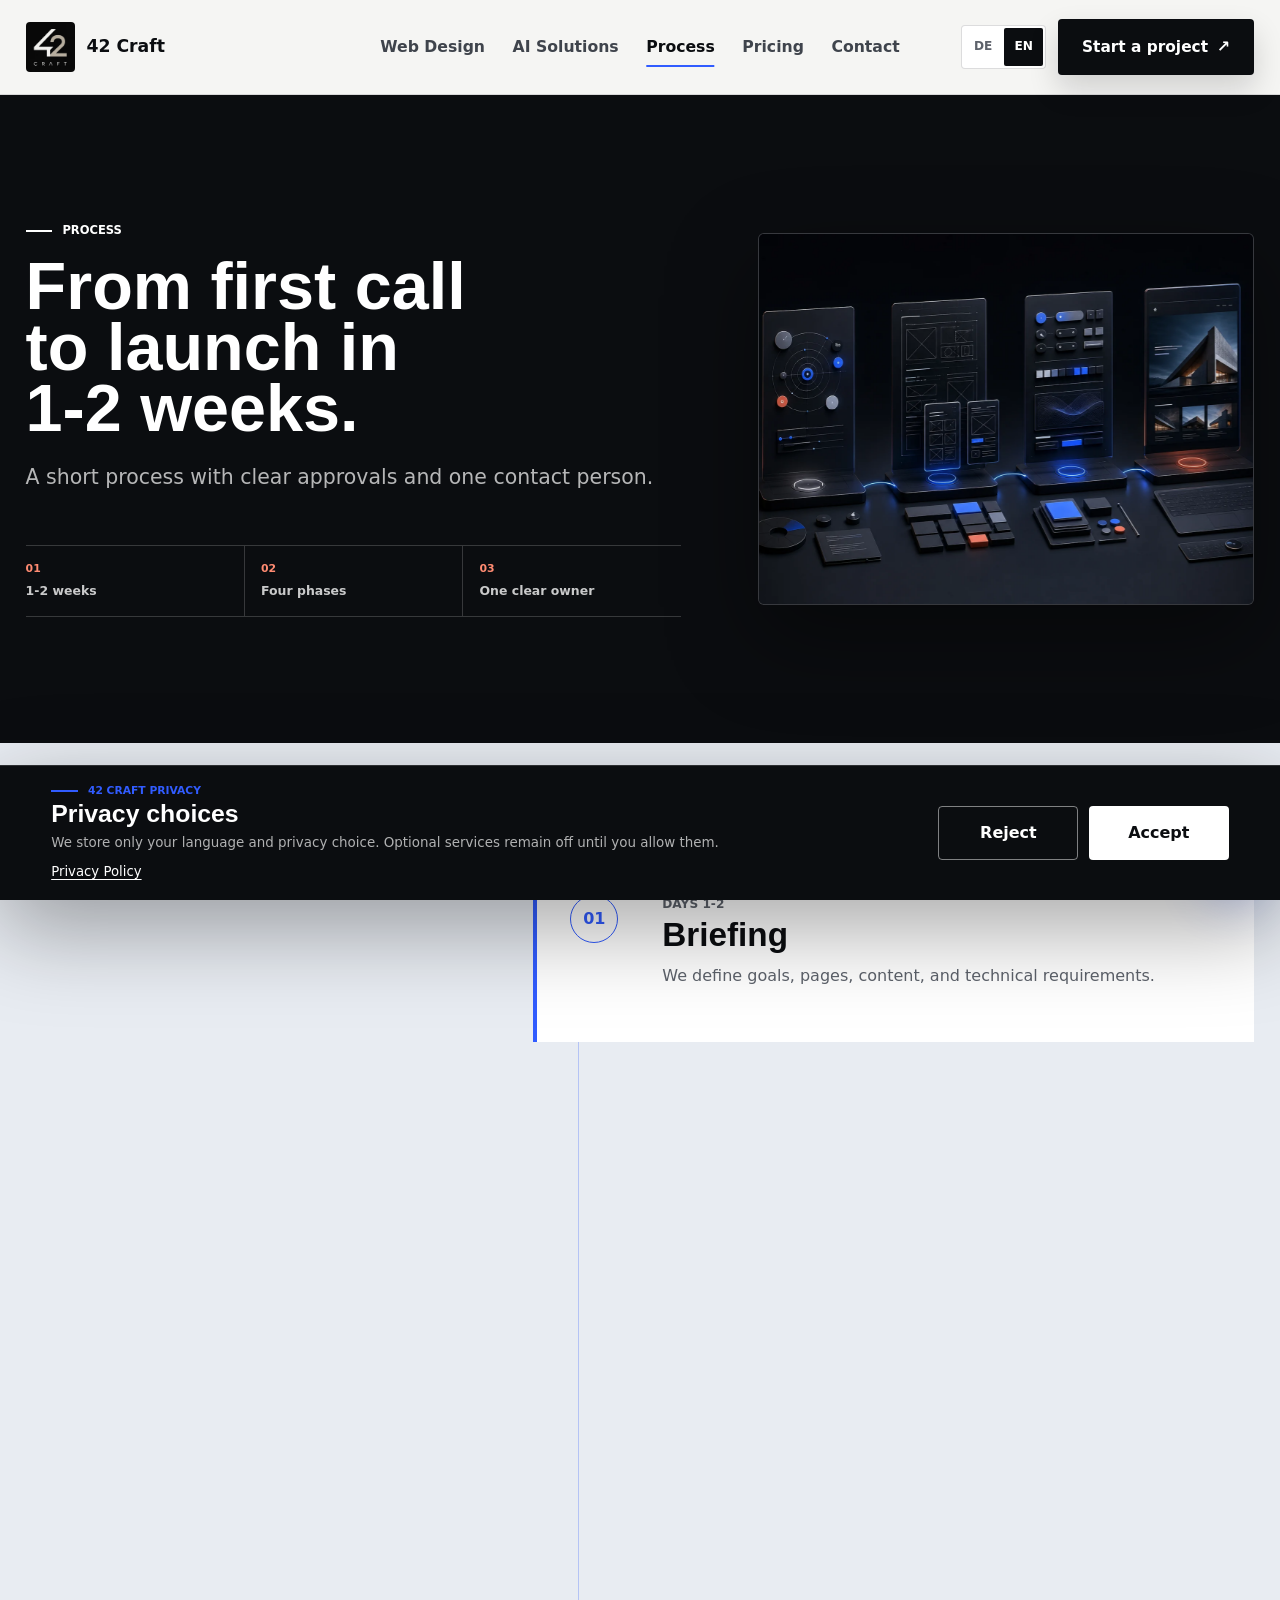
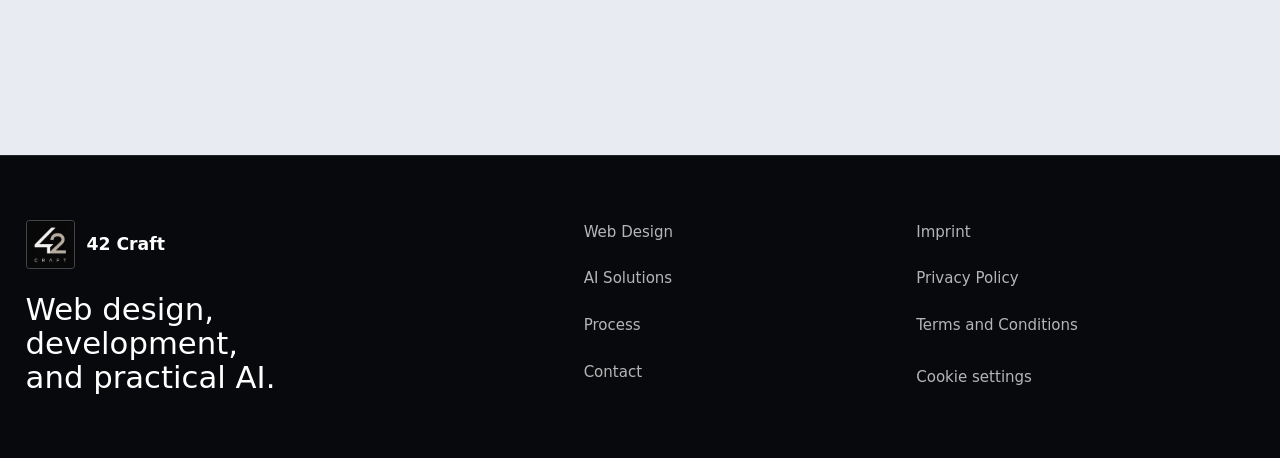
<file: process.html>
﻿<!doctype html>
<html lang="en">
  <!-- Replace the html lang value with [LANGUAGE], for example "en" or "de". -->
  <head>
    <meta charset="utf-8" />
    <meta name="viewport" content="width=device-width, initial-scale=1" />
    <title>Process | 42 Craft</title>
    <meta name="description" content="[META_DESCRIPTION]" />
    <meta property="og:title" content="Process | 42 Craft" />
    <meta property="og:description" content="[META_DESCRIPTION]" />
    <meta property="og:type" content="website" />
    <meta property="og:image" content="[OG_IMAGE]" />
    <link rel="preload" href="assets/42-craft-logo.webp" as="image" type="image/webp" />
    <link rel="stylesheet" href="styles.css" />
    <link rel="stylesheet" href="prestige.css?v=22" />
  </head>
  <body class="page-process">
    <div class="site-loader" data-site-loader aria-hidden="true"><img src="assets/42-craft-logo.webp" width="520" height="520" alt="" /><span></span></div>
    <a class="skip-link" href="#main">Skip to content</a>
    <header class="site-header" data-header>
      <nav class="nav container" aria-label="Primary navigation">
        <a class="brand" href="index.html" aria-label="42 Craft home"><img class="brand-logo" src="assets/42-craft-logo.webp" width="520" height="520" alt="" aria-hidden="true" /><span>42 Craft</span></a>
        <button class="nav-toggle" type="button" aria-expanded="false" aria-controls="site-menu" data-nav-toggle><span class="sr-only">Open menu</span><span aria-hidden="true"></span><span aria-hidden="true"></span></button>
        <div class="nav-menu" id="site-menu" data-nav-menu>
          <a href="services.html">Web Design</a>
          <a href="work.html">AI Solutions</a>
          <a href="process.html" aria-current="page">Process</a>
          <a href="pricing.html">Pricing</a>
          <a href="contact.html">Contact</a>
        </div>
        <div class="language-switcher" role="group" aria-label="Language">
          <button type="button" data-language="de" aria-pressed="false">DE</button>
          <button type="button" data-language="en" aria-pressed="true">EN</button>
        </div>
        <a class="nav-cta" href="contact.html">Start a project</a>
      </nav>
    </header>

    <main id="main">
      <section class="page-hero section">
        <div class="container page-hero-grid">
          <div class="reveal">
            <p class="eyebrow">Process</p>
            <h1>From first call to launch in 1-2 weeks.</h1>
            <p class="hero-lede">A short process with clear approvals and one contact person.</p>
            <div class="hero-proof-rail process-proof-rail" aria-label="Process proof points">
              <span><strong>01</strong>1-2 weeks</span>
              <span><strong>02</strong>Four phases</span>
              <span><strong>03</strong>One clear owner</span>
            </div>
          </div>
          <div class="page-hero-art process-hero-art reveal" aria-hidden="true">
            <img src="assets/process-system-v1.webp" width="1448" height="1086" alt="" />
          </div>
        </div>
      </section>

      <section class="section process-roadmap">
        <div class="container process-roadmap-layout">
          <div class="process-roadmap-intro reveal">
              <p class="eyebrow">Launch in 1-2 weeks</p>
            <h2>Four focused phases. One fast launch.</h2>
            <p>You review each phase before the next one begins.</p>
          </div>
          <div class="timeline">
            <article class="timeline-step reveal"><span>01</span><div><p class="phase-label">Days 1-2</p><h2>Briefing</h2><p>We define goals, pages, content, and technical requirements.</p></div></article>
            <article class="timeline-step reveal"><span>02</span><div><p class="phase-label">Days 3-4</p><h2>Design</h2><p>You receive the page structure and visual direction for approval.</p></div></article>
            <article class="timeline-step reveal"><span>03</span><div><p class="phase-label">Days 5-8</p><h2>Development</h2><p>We build the responsive pages, forms, SEO basics, and integrations.</p></div></article>
            <article class="timeline-step reveal"><span>04</span><div><p class="phase-label">Days 9-10</p><h2>Test and Launch</h2><p>We test mobile layouts, speed, forms, and metadata before launch.</p></div></article>
          </div>
        </div>
      </section>

    </main>

    <footer class="footer">
      <div class="container footer-grid">
        <div><a class="brand" href="index.html"><img class="brand-logo" src="assets/42-craft-logo.webp" width="520" height="520" alt="" aria-hidden="true" /><span>42 Craft</span></a><p class="footer-kicker">Web design, development, and practical AI.</p></div>
      <div class="footer-links"><a href="services.html">Web Design</a><a href="work.html">AI Solutions</a><a href="process.html">Process</a><a href="contact.html">Contact</a></div>
        <div class="footer-links footer-legal"><a href="impressum.html">Imprint</a><a href="datenschutz.html">Privacy Policy</a><a href="agb.html">Terms and Conditions</a><button class="cookie-settings-link" type="button" data-cookie-settings>Cookie settings</button></div>
      </div>
    </footer>
    <script src="script.js?v=29" defer></script>
  </body>
</html>
</file>
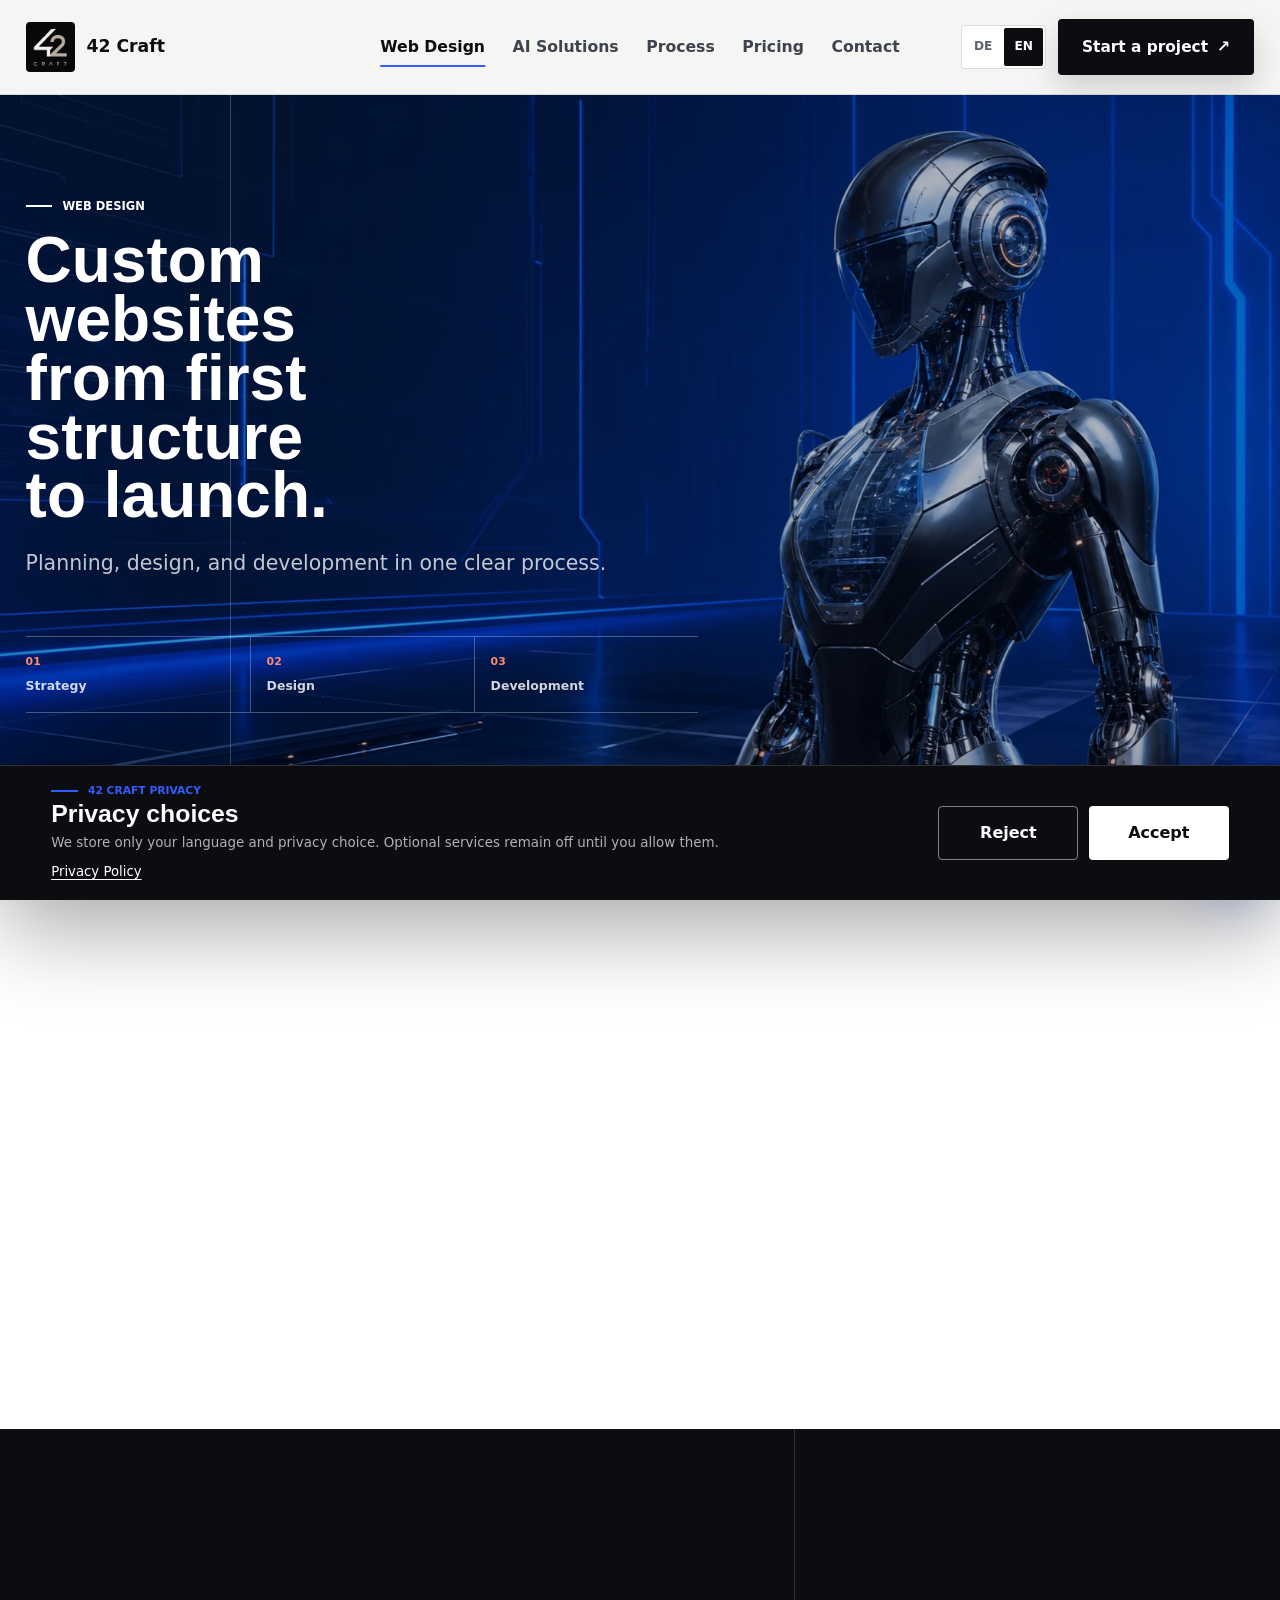
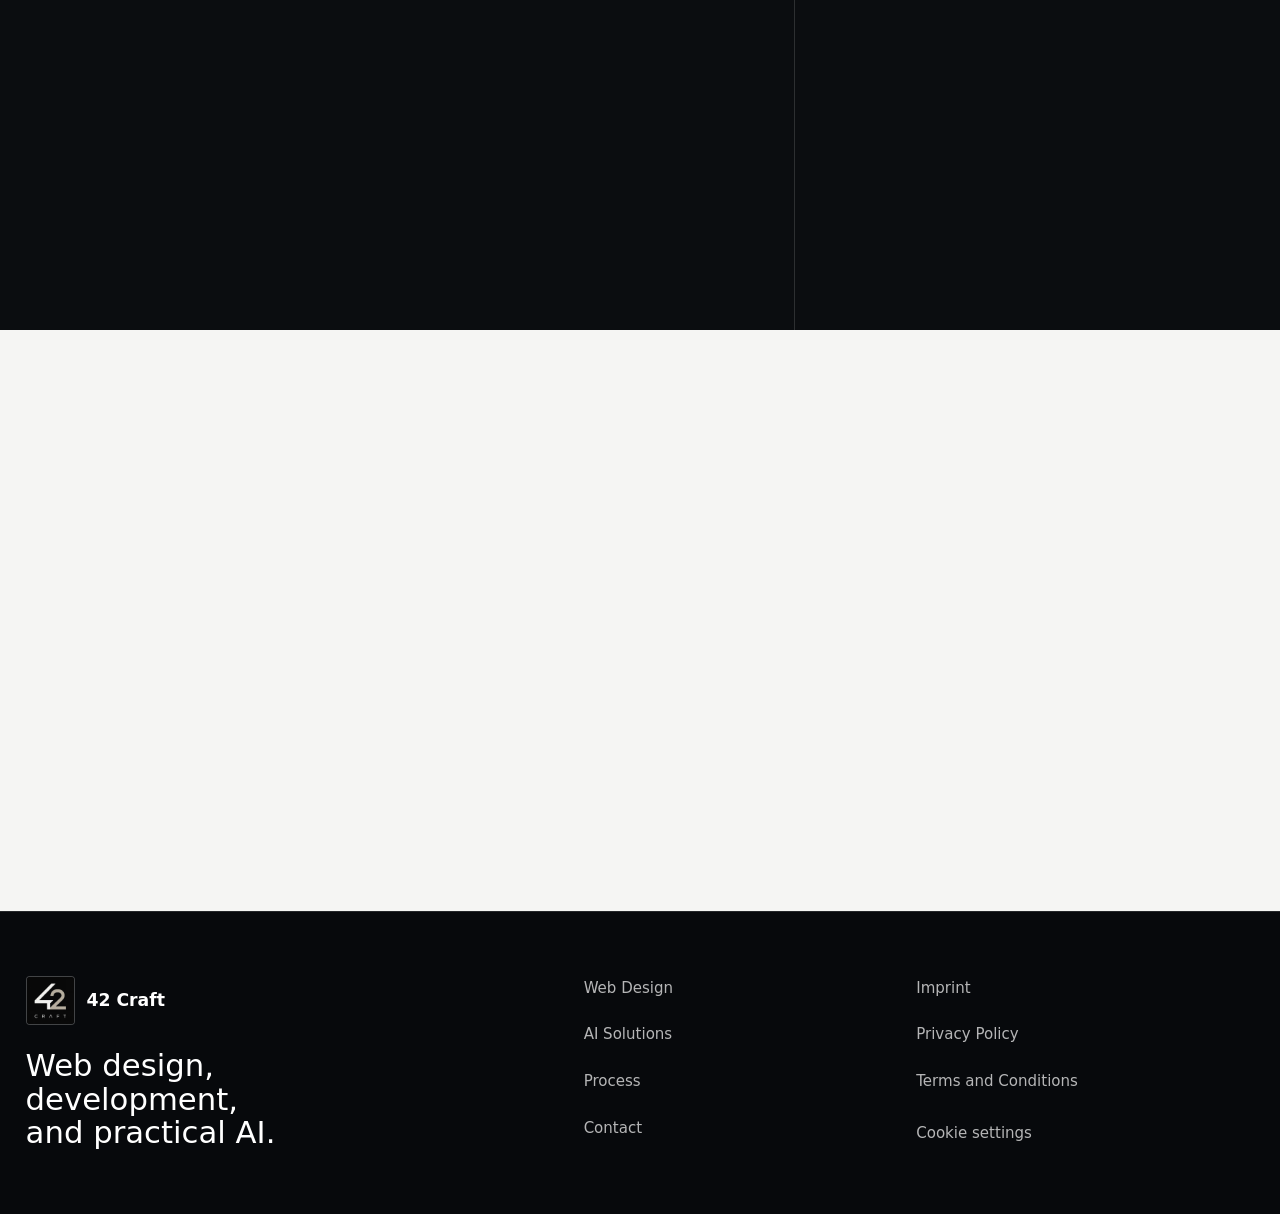
<file: services.html>
﻿<!doctype html>
<html lang="en">
  <!-- Replace the html lang value with [LANGUAGE], for example "en" or "de". -->
  <head>
    <meta charset="utf-8" />
    <meta name="viewport" content="width=device-width, initial-scale=1" />
    <title>Web Design | 42 Craft</title>
    <meta name="description" content="[META_DESCRIPTION]" />
    <meta name="author" content="42 Craft" />
    <meta property="og:title" content="Web Design | 42 Craft" />
    <meta property="og:description" content="[META_DESCRIPTION]" />
    <meta property="og:type" content="website" />
    <meta property="og:image" content="[OG_IMAGE]" />
    <link rel="preload" href="assets/42-craft-logo.webp" as="image" type="image/webp" />
    <link rel="stylesheet" href="styles.css" />
    <link rel="stylesheet" href="prestige.css?v=22" />
  </head>
  <body class="page-services">
    <div class="site-loader" data-site-loader aria-hidden="true"><img src="assets/42-craft-logo.webp" width="520" height="520" alt="" /><span></span></div>
    <a class="skip-link" href="#main">Skip to content</a>
    <header class="site-header" data-header>
      <nav class="nav container" aria-label="Primary navigation">
        <a class="brand" href="index.html" aria-label="42 Craft home"><img class="brand-logo" src="assets/42-craft-logo.webp" width="520" height="520" alt="" aria-hidden="true" /><span>42 Craft</span></a>
        <button class="nav-toggle" type="button" aria-expanded="false" aria-controls="site-menu" data-nav-toggle><span class="sr-only">Open menu</span><span aria-hidden="true"></span><span aria-hidden="true"></span></button>
        <div class="nav-menu" id="site-menu" data-nav-menu>
          <a href="services.html" aria-current="page">Web Design</a>
          <a href="work.html">AI Solutions</a>
          <a href="process.html">Process</a>
          <a href="pricing.html">Pricing</a>
          <a href="contact.html">Contact</a>
        </div>
        <div class="language-switcher" role="group" aria-label="Language">
          <button type="button" data-language="de" aria-pressed="false">DE</button>
          <button type="button" data-language="en" aria-pressed="true">EN</button>
        </div>
        <a class="nav-cta" href="contact.html">Start a project</a>
      </nav>
    </header>

    <main id="main">
      <section class="page-hero section service-cinematic-hero">
        <div class="service-hero-media" aria-hidden="true">
          <img src="assets/services-robot-hero-v1.webp" width="1672" height="941" alt="" fetchpriority="high" />
        </div>
        <div class="service-scan" aria-hidden="true"></div>
        <div class="container service-hero-layout">
          <div class="service-hero-copy reveal">
            <p class="eyebrow">Web Design</p>
            <h1>Custom websites from first structure to launch.</h1>
            <p class="hero-lede">Planning, design, and development in one clear process.</p>
            <div class="service-hero-rail" aria-label="Core disciplines">
              <span><strong>01</strong>Strategy</span>
              <span><strong>02</strong>Design</span>
              <span><strong>03</strong>Development</span>
            </div>
          </div>
        </div>
      </section>

      <section class="section service-lab">
        <div class="container service-deep-grid">
          <article class="deep-card reveal">
            <span class="icon">01</span>
            <h2>Planning</h2>
            <p>We define the pages, navigation, content priorities, and main conversion goal.</p>
            <ul class="clean-list">
              <li>Sitemap and navigation</li>
              <li>Content hierarchy</li>
              <li>Page wireframes</li>
            </ul>
          </article>
          <article class="deep-card reveal">
            <span class="icon">02</span>
            <h2>UI/UX Design</h2>
            <p>We create a custom visual system for desktop, tablet, and mobile.</p>
            <ul class="clean-list">
              <li>Responsive layouts</li>
              <li>Typography and colors</li>
              <li>Accessible interactions</li>
            </ul>
          </article>
          <article class="deep-card reveal">
            <span class="icon">03</span>
            <h2>Development</h2>
            <p>We build fast pages and prepare them for search engines and real devices.</p>
            <ul class="clean-list">
              <li>Clean, maintainable code</li>
              <li>Forms and calls to action</li>
              <li>SEO and performance basics</li>
            </ul>
          </article>
          <article class="deep-card reveal">
            <span class="icon">04</span>
            <h2>Integrations</h2>
            <p>We connect the website to the tools you actually use.</p>
            <ul class="clean-list">
              <li>Forms and email</li>
              <li>Booking and CRM</li>
              <li>Useful automations</li>
            </ul>
          </article>
        </div>
      </section>

      <section class="section final-cta">
        <div class="container cta-panel reveal">
          <p class="eyebrow">Next Step</p>
          <h2>Ready to plan your website?</h2>
          <a class="button button-primary" href="contact.html">Start inquiry</a>
        </div>
      </section>

      <section class="section">
        <div class="container tool-wall reveal">
          <p class="eyebrow">Included</p>
          <h2>Every website includes the essentials.</h2>
          <div class="tool-grid">
            <span>Responsive design</span>
            <span>SEO foundations</span>
            <span>Accessible forms</span>
            <span>Performance checks</span>
            <span>Cookie settings</span>
            <span>Launch support</span>
          </div>
        </div>
      </section>
    </main>

    <footer class="footer">
      <div class="container footer-grid">
        <div><a class="brand" href="index.html"><img class="brand-logo" src="assets/42-craft-logo.webp" width="520" height="520" alt="" aria-hidden="true" /><span>42 Craft</span></a><p class="footer-kicker">Web design, development, and practical AI.</p></div>
        <div class="footer-links"><a href="services.html">Web Design</a><a href="work.html">AI Solutions</a><a href="process.html">Process</a><a href="contact.html">Contact</a></div>
        <div class="footer-links footer-legal"><a href="impressum.html">Imprint</a><a href="datenschutz.html">Privacy Policy</a><a href="agb.html">Terms and Conditions</a><button class="cookie-settings-link" type="button" data-cookie-settings>Cookie settings</button></div>
      </div>
    </footer>
    <script src="script.js?v=29" defer></script>
  </body>
</html>
</file>
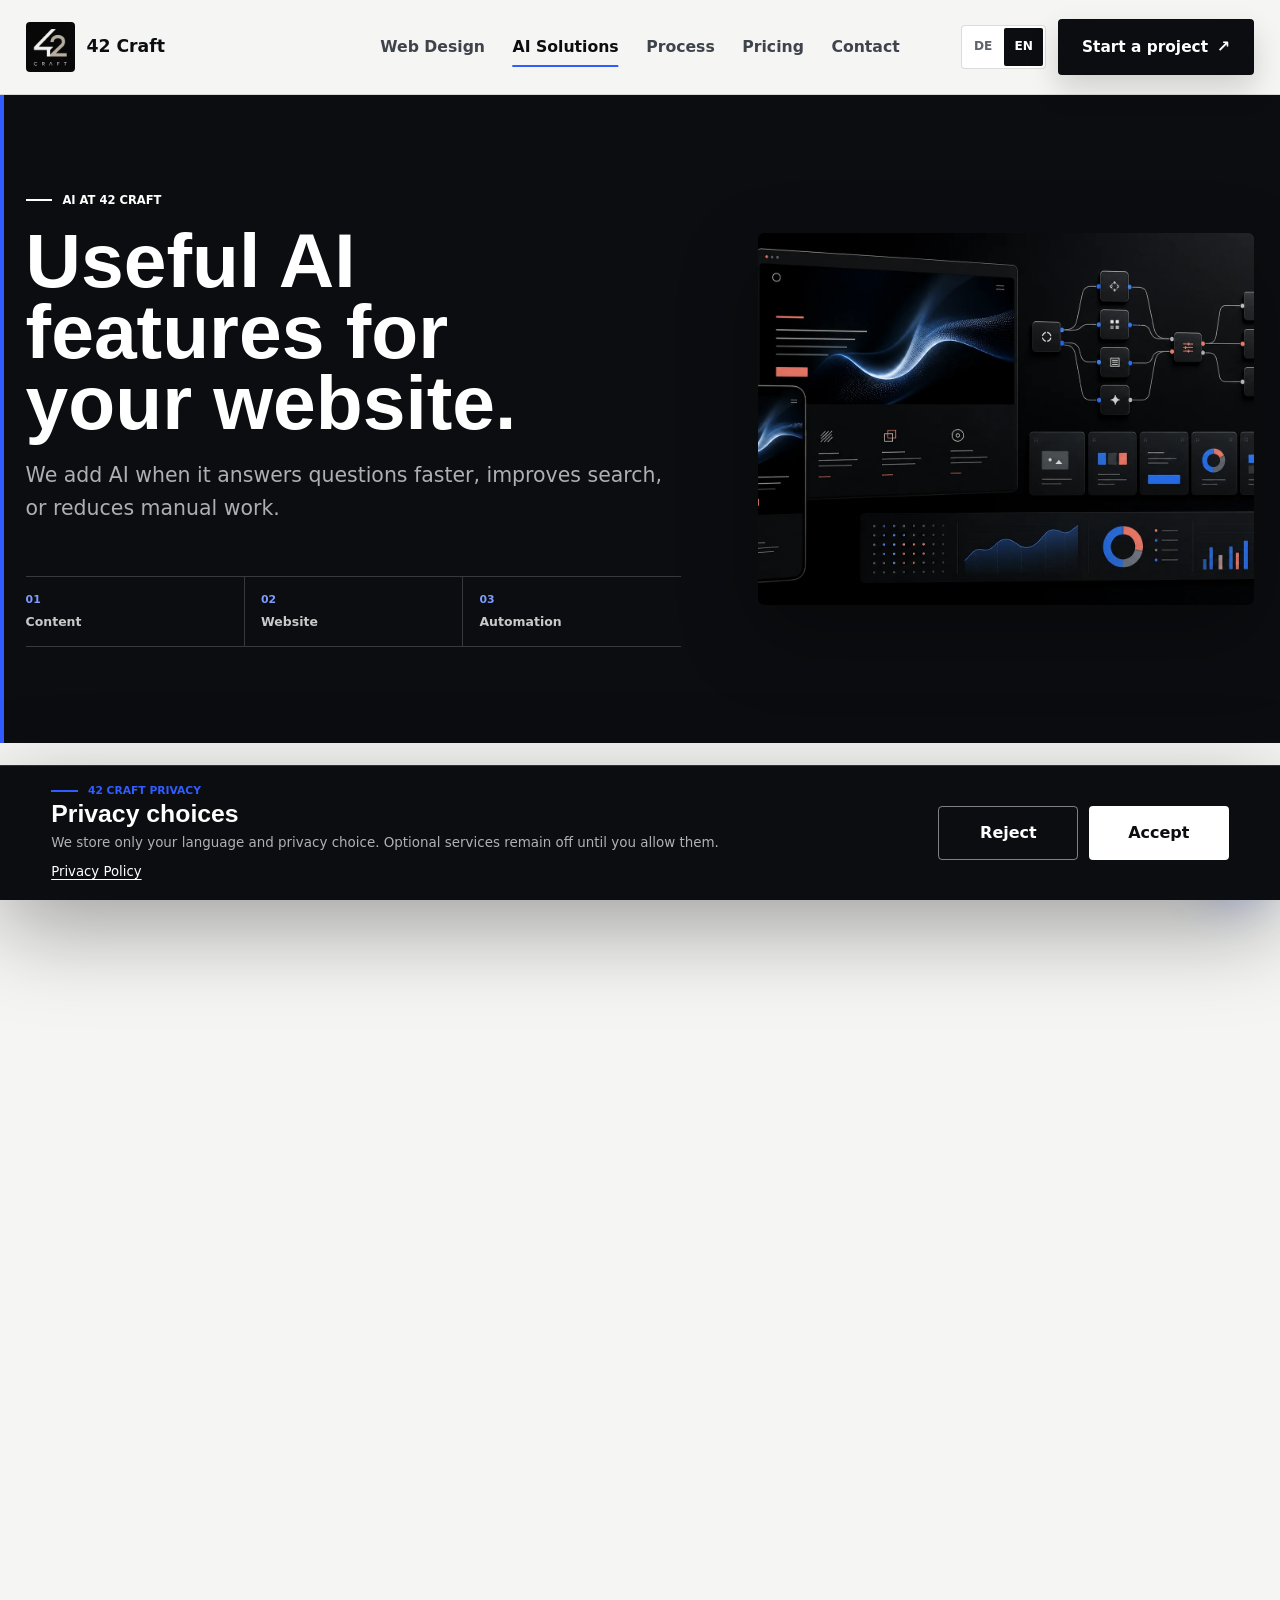
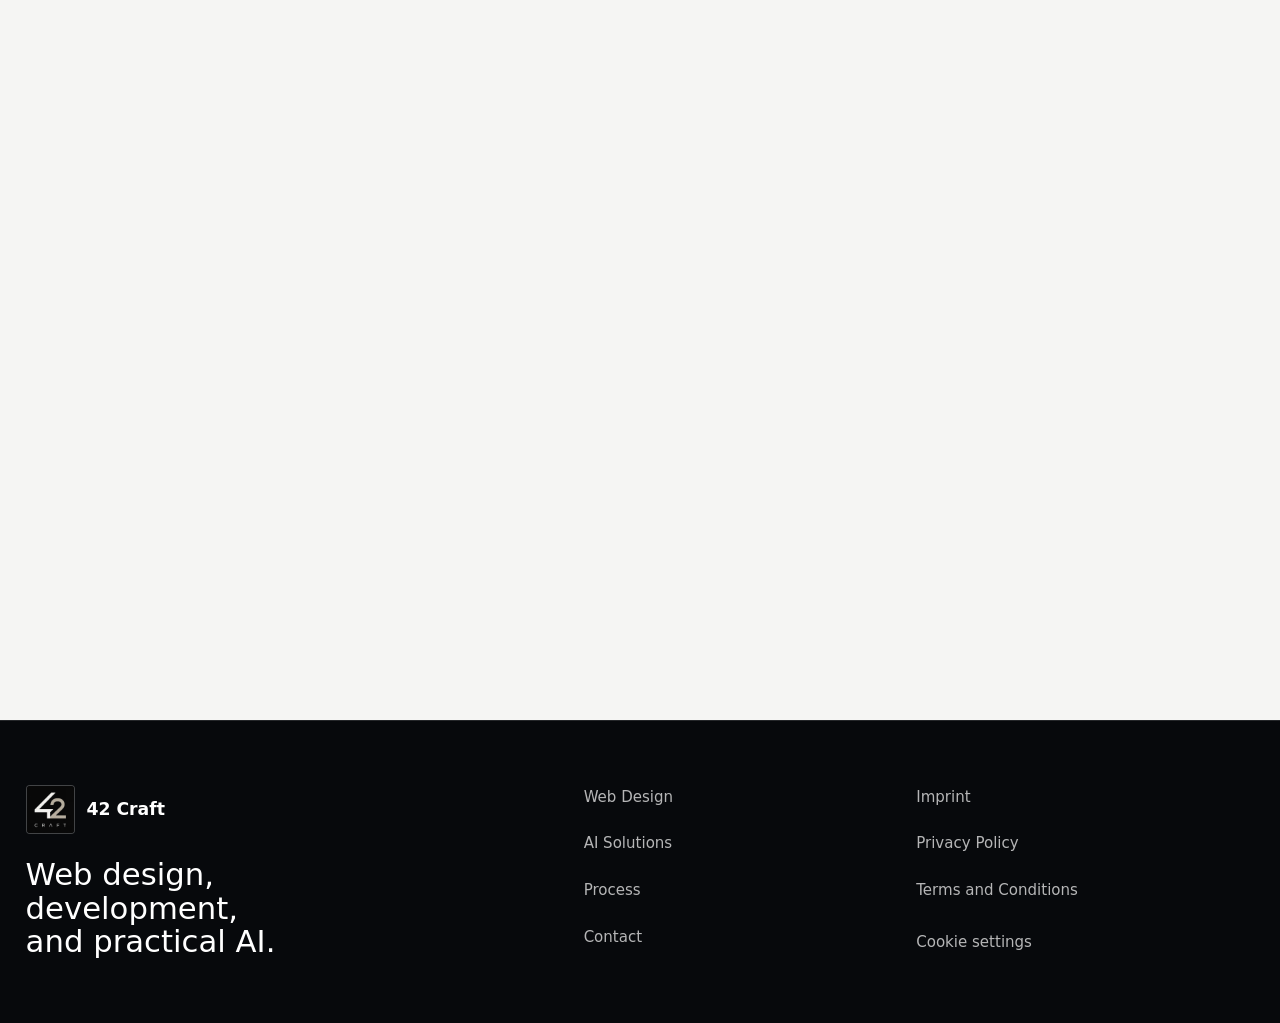
<file: work.html>
﻿<!doctype html>
<html lang="en">
  <!-- Replace the html lang value with [LANGUAGE], for example "en" or "de". -->
  <head>
    <meta charset="utf-8" />
    <meta name="viewport" content="width=device-width, initial-scale=1" />
    <title>AI Solutions | 42 Craft</title>
    <meta name="description" content="[META_DESCRIPTION]" />
    <meta property="og:title" content="AI Solutions | 42 Craft" />
    <meta property="og:description" content="[META_DESCRIPTION]" />
    <meta property="og:type" content="website" />
    <meta property="og:image" content="[OG_IMAGE]" />
    <link rel="preload" href="assets/42-craft-logo.webp" as="image" type="image/webp" />
    <link rel="stylesheet" href="styles.css" />
    <link rel="stylesheet" href="prestige.css?v=22" />
  </head>
  <body class="page-work">
    <div class="site-loader" data-site-loader aria-hidden="true"><img src="assets/42-craft-logo.webp" width="520" height="520" alt="" /><span></span></div>
    <a class="skip-link" href="#main">Skip to content</a>
    <header class="site-header" data-header>
      <nav class="nav container" aria-label="Primary navigation">
        <a class="brand" href="index.html" aria-label="42 Craft home"><img class="brand-logo" src="assets/42-craft-logo.webp" width="520" height="520" alt="" aria-hidden="true" /><span>42 Craft</span></a>
        <button class="nav-toggle" type="button" aria-expanded="false" aria-controls="site-menu" data-nav-toggle><span class="sr-only">Open menu</span><span aria-hidden="true"></span><span aria-hidden="true"></span></button>
        <div class="nav-menu" id="site-menu" data-nav-menu>
          <a href="services.html">Web Design</a>
          <a href="work.html" aria-current="page">AI Solutions</a>
          <a href="process.html">Process</a>
          <a href="pricing.html">Pricing</a>
          <a href="contact.html">Contact</a>
        </div>
        <div class="language-switcher" role="group" aria-label="Language">
          <button type="button" data-language="de" aria-pressed="false">DE</button>
          <button type="button" data-language="en" aria-pressed="true">EN</button>
        </div>
        <a class="nav-cta" href="contact.html">Start a project</a>
      </nav>
    </header>

    <main id="main">
      <section class="page-hero section">
        <div class="container page-hero-grid">
          <div class="reveal">
            <p class="eyebrow">AI at 42 Craft</p>
            <h1>Useful AI features for your website.</h1>
            <p class="hero-lede">We add AI when it answers questions faster, improves search, or reduces manual work.</p>
            <div class="hero-proof-rail" aria-label="AI principles">
              <span><strong>01</strong>Content</span>
              <span><strong>02</strong>Website</span>
              <span><strong>03</strong>Automation</span>
            </div>
          </div>
          <div class="page-hero-art reveal" aria-hidden="true">
            <img src="assets/ai-web-automation-v1.webp" width="1536" height="1024" alt="" />
          </div>
        </div>
      </section>

      <section class="section">
        <div class="container case-grid">
          <article class="case-card reveal">
            <div class="case-media"><img src="assets/webdesign-system-v2.webp" width="1536" height="1024" alt="Responsive website and design system interface" /></div>
            <div class="case-copy">
              <p class="eyebrow">01 / Content</p>
              <h2>Content support.</h2>
              <p>AI can help draft, structure, summarize, and update website content. Final approval always stays with you.</p>
              <div class="case-tags" aria-label="AI capabilities"><span>Drafts</span><span>Summaries</span><span>Human Review</span></div>
            </div>
          </article>
          <article class="case-card reverse reveal">
            <div class="case-media"><img src="assets/ecommerce-ui-v2.webp" width="1536" height="1024" alt="Responsive ecommerce website interface" loading="lazy" /></div>
            <div class="case-copy">
              <p class="eyebrow">02 / Website</p>
              <h2>Website assistants.</h2>
              <p>A focused assistant can answer common questions, recommend the right service, or qualify an inquiry.</p>
              <div class="case-tags" aria-label="AI capabilities"><span>Questions</span><span>Recommendations</span><span>Lead Qualification</span></div>
            </div>
          </article>
          <article class="case-card reveal">
            <div class="case-media"><img src="assets/saas-ui-v2.webp" width="1536" height="1024" alt="SaaS dashboard and automation interface" loading="lazy" /></div>
            <div class="case-copy">
              <p class="eyebrow">03 / Automation</p>
              <h2>Workflow automation.</h2>
              <p>Form submissions can be summarized, sorted, and sent to the right inbox or CRM automatically.</p>
              <div class="case-tags" aria-label="AI capabilities"><span>Form Routing</span><span>CRM</span><span>Follow-up</span></div>
            </div>
          </article>
        </div>
      </section>
    </main>

    <footer class="footer">
      <div class="container footer-grid">
        <div><a class="brand" href="index.html"><img class="brand-logo" src="assets/42-craft-logo.webp" width="520" height="520" alt="" aria-hidden="true" /><span>42 Craft</span></a><p class="footer-kicker">Web design, development, and practical AI.</p></div>
      <div class="footer-links"><a href="services.html">Web Design</a><a href="work.html">AI Solutions</a><a href="process.html">Process</a><a href="contact.html">Contact</a></div>
        <div class="footer-links footer-legal"><a href="impressum.html">Imprint</a><a href="datenschutz.html">Privacy Policy</a><a href="agb.html">Terms and Conditions</a><button class="cookie-settings-link" type="button" data-cookie-settings>Cookie settings</button></div>
      </div>
    </footer>
    <script src="script.js?v=29" defer></script>
  </body>
</html>
</file>
<file: styles.css>
:root {
  --color-bg: #fbfaf7; /* [BACKGROUND_COLOR] */
  --color-surface: #ffffff;
  --color-surface-muted: #f6f4ef;
  --color-text: #0f172a; /* [TEXT_COLOR] */
  --color-muted: #64748b;
  --color-primary: #0f172a; /* [PRIMARY_COLOR] */
  --color-secondary: #e7e2d6; /* [SECONDARY_COLOR] */
  --color-accent: #9a6b2f; /* [ACCENT_COLOR] */
  --color-fresh: #0f766e;
  --color-sky: #2563eb;
  --color-border: rgba(15, 23, 42, 0.12);
  --color-shadow: rgba(15, 23, 42, 0.12);
  --font-heading: Inter, ui-sans-serif, system-ui, sans-serif; /* [HEADING_FONT_OR_LEAVE_BLANK] */
  --font-body: Inter, ui-sans-serif, system-ui, sans-serif; /* [BODY_FONT_OR_LEAVE_BLANK] */
  --container: 1180px;
  --radius: 8px;
  --section: clamp(4rem, 8vw, 7.5rem);
}

* {
  box-sizing: border-box;
}

html {
  scroll-behavior: smooth;
}

body {
  margin: 0;
  background:
    radial-gradient(circle at 18% 8%, rgba(154, 107, 47, 0.12), transparent 28rem),
    radial-gradient(circle at 86% 2%, rgba(14, 165, 233, 0.1), transparent 24rem),
    linear-gradient(115deg, rgba(15, 118, 110, 0.05), transparent 38%),
    var(--color-bg, #fbfaf7);
  color: var(--color-text, #0f172a);
  font-family: var(--font-body);
  line-height: 1.6;
  text-rendering: optimizeLegibility;
}

body.nav-open {
  overflow: hidden;
}

img,
svg {
  display: block;
  max-width: 100%;
}

a {
  color: inherit;
  text-decoration: none;
}

button,
input,
select,
textarea {
  font: inherit;
}

:focus-visible {
  outline: 3px solid var(--color-accent, #c8a96a);
  outline-offset: 4px;
}

.container {
  width: min(100% - 2rem, var(--container));
  margin-inline: auto;
}

.section {
  padding-block: var(--section);
}

.muted {
  background: var(--color-surface-muted);
}

.skip-link {
  position: fixed;
  z-index: 100;
  top: 1rem;
  left: 1rem;
  padding: 0.75rem 1rem;
  background: var(--color-text, #0f172a);
  color: #fff;
  transform: translateY(-150%);
}

.skip-link:focus {
  transform: translateY(0);
}

.sr-only {
  position: absolute;
  width: 1px;
  height: 1px;
  padding: 0;
  margin: -1px;
  overflow: hidden;
  clip: rect(0, 0, 0, 0);
  white-space: nowrap;
  border: 0;
}

.site-header {
  position: sticky;
  z-index: 20;
  top: 0;
  border-bottom: 1px solid transparent;
  background: color-mix(in srgb, var(--color-bg, #fbfaf7) 90%, transparent);
  backdrop-filter: blur(18px);
  transition: border-color 200ms ease, box-shadow 200ms ease;
}

.site-header.is-scrolled {
  border-color: var(--color-border);
  box-shadow: 0 16px 40px rgba(15, 23, 42, 0.06);
}

.nav {
  display: flex;
  min-height: 76px;
  align-items: center;
  justify-content: space-between;
  gap: 1rem;
}

.brand {
  display: inline-flex;
  align-items: center;
  gap: 0.7rem;
  font-weight: 750;
  letter-spacing: 0;
}

.brand-mark {
  display: grid;
  width: 2.35rem;
  height: 2.35rem;
  place-items: center;
  border: 1px solid var(--color-border);
  border-radius: var(--radius);
  background:
    linear-gradient(135deg, rgba(255, 255, 255, 0.16), transparent),
    var(--color-text, #0f172a);
  color: #fff;
  font-size: 0.82rem;
  box-shadow: inset 0 0 0 1px rgba(255, 255, 255, 0.08);
}

.nav-menu {
  display: none;
}

.nav-menu a,
.footer-links a {
  color: var(--color-muted);
  font-size: 0.94rem;
  transition: color 180ms ease;
}

.nav-menu a:hover,
.footer-links a:hover {
  color: var(--color-text, #0f172a);
}

.nav-menu a[aria-current="page"] {
  color: var(--color-text, #0f172a);
  font-weight: 800;
}

.nav-menu a[aria-current="page"]::after {
  display: block;
  width: 100%;
  height: 2px;
  margin-top: 0.35rem;
  border-radius: 999px;
  background: var(--color-accent);
  content: "";
}

.nav-cta {
  display: none;
}

.nav-toggle {
  display: grid;
  width: 2.75rem;
  height: 2.75rem;
  place-items: center;
  border: 1px solid var(--color-border);
  border-radius: var(--radius);
  background: var(--color-surface);
  cursor: pointer;
}

.nav-toggle span:not(.sr-only) {
  width: 1.1rem;
  height: 2px;
  background: var(--color-text, #0f172a);
  transition: transform 180ms ease;
}

.nav-toggle[aria-expanded="true"] span:nth-child(2) {
  transform: translateY(4px) rotate(45deg);
}

.nav-toggle[aria-expanded="true"] span:nth-child(3) {
  transform: translateY(-4px) rotate(-45deg);
}

.button {
  display: inline-flex;
  min-height: 3rem;
  align-items: center;
  justify-content: center;
  gap: 0.5rem;
  border: 1px solid transparent;
  border-radius: var(--radius);
  padding: 0.82rem 1.1rem;
  font-weight: 700;
  transition: transform 180ms ease, box-shadow 180ms ease, border-color 180ms ease, background 180ms ease;
}

.button:hover {
  transform: translateY(-2px);
}

.button-primary {
  background: var(--color-primary, #0f172a);
  color: #fff;
  box-shadow: 0 16px 36px var(--color-shadow);
}

.button-secondary {
  border-color: var(--color-border);
  background: var(--color-surface);
  color: var(--color-text, #0f172a);
}

.hero {
  position: relative;
  overflow: hidden;
  padding-block: clamp(5.5rem, 10vw, 9rem) clamp(4rem, 8vw, 7rem);
}

.hero::before {
  position: absolute;
  inset: 12% auto auto 50%;
  width: min(34rem, 46vw);
  height: min(34rem, 46vw);
  border: 1px solid rgba(15, 23, 42, 0.08);
  border-radius: 50%;
  content: "";
  transform: translateX(-10%);
}

.hero-grid {
  position: relative;
  display: grid;
  gap: 3rem;
  align-items: center;
}

.eyebrow {
  margin: 0 0 1rem;
  color: var(--color-accent, #9a6b2f);
  font-size: 0.78rem;
  font-weight: 800;
  letter-spacing: 0;
  text-transform: uppercase;
}

h1,
h2,
h3,
p {
  margin-top: 0;
}

h1,
h2,
h3 {
  color: var(--color-text, #0f172a);
  font-family: var(--font-heading);
  line-height: 1.04;
}

h1 {
  max-width: 12ch;
  margin-bottom: 1.35rem;
  font-size: clamp(3.4rem, 11vw, 6.9rem);
}

h2 {
  margin-bottom: 1rem;
  font-size: clamp(2.2rem, 5vw, 4rem);
}

h3 {
  margin-bottom: 0.75rem;
  font-size: clamp(1.25rem, 2.4vw, 1.55rem);
}

.hero-lede {
  max-width: 62ch;
  margin-bottom: 2rem;
  color: var(--color-muted);
  font-size: clamp(1.05rem, 2vw, 1.28rem);
}

.hero-actions {
  display: flex;
  flex-wrap: wrap;
  gap: 0.85rem;
  margin-bottom: 2rem;
}

.proof-strip {
  display: grid;
  grid-template-columns: repeat(3, 1fr);
  gap: 1rem;
  margin: 0;
}

.proof-strip div {
  border-top: 1px solid var(--color-border);
  padding-top: 1rem;
}

.proof-strip dt {
  font-weight: 850;
}

.proof-strip dd {
  margin: 0.2rem 0 0;
  color: var(--color-muted);
  font-size: 0.88rem;
}

.hero-visual {
  position: relative;
  --tilt-x: 0deg;
  --tilt-y: 0deg;
}

.browser-shell {
  overflow: hidden;
  border: 1px solid var(--color-border);
  border-radius: var(--radius);
  background: var(--color-surface);
  box-shadow: 0 28px 80px rgba(15, 23, 42, 0.16);
  transform: perspective(1100px) rotateX(var(--tilt-y)) rotateY(var(--tilt-x)) rotate(1.2deg);
  transition: transform 220ms ease, box-shadow 220ms ease;
}

.browser-shell:hover {
  box-shadow: 0 34px 90px rgba(15, 23, 42, 0.2);
  transform: perspective(1100px) rotateX(var(--tilt-y)) rotateY(var(--tilt-x)) rotate(0deg) translateY(-4px);
}

.browser-top {
  display: flex;
  gap: 0.45rem;
  border-bottom: 1px solid var(--color-border);
  padding: 1rem;
}

.browser-top span {
  width: 0.65rem;
  height: 0.65rem;
  border-radius: 999px;
  background: #cbd5e1;
}

.preview-panel {
  display: grid;
  grid-template-columns: 4.5rem 1fr;
  min-height: 420px;
}

.preview-sidebar {
  display: flex;
  flex-direction: column;
  gap: 0.75rem;
  border-right: 1px solid var(--color-border);
  padding: 1rem;
}

.preview-sidebar span,
.preview-kicker,
.preview-title,
.preview-copy,
.preview-grid span {
  border-radius: var(--radius);
  background: #e2e8f0;
}

.preview-sidebar span {
  height: 2rem;
}

.preview-content {
  padding: clamp(1.2rem, 4vw, 2rem);
}

.mock-hero-card {
  position: relative;
  overflow: hidden;
  border-radius: var(--radius);
  padding: clamp(1.1rem, 3vw, 1.6rem);
  margin-bottom: 1rem;
  background:
    linear-gradient(135deg, rgba(255, 255, 255, 0.88), rgba(255, 255, 255, 0.34)),
    linear-gradient(135deg, #0f172a, #0f766e 55%, #d6a85d);
  color: #fff;
}

.mock-hero-card::after {
  position: absolute;
  inset: auto -10% -28% 38%;
  height: 70%;
  border-radius: 50%;
  background: rgba(255, 255, 255, 0.22);
  content: "";
}

.mock-label {
  display: inline-flex;
  margin-bottom: 1.8rem;
  border: 1px solid rgba(255, 255, 255, 0.3);
  border-radius: 999px;
  padding: 0.25rem 0.7rem;
  font-size: 0.74rem;
  font-weight: 800;
  text-transform: uppercase;
}

.mock-hero-card strong {
  position: relative;
  z-index: 1;
  display: block;
  font-size: clamp(1.8rem, 4vw, 3.2rem);
  line-height: 1;
}

.mock-hero-card p {
  position: relative;
  z-index: 1;
  max-width: 20rem;
  margin: 0.7rem 0 1.2rem;
  color: rgba(255, 255, 255, 0.78);
}

.mock-cta-row {
  position: relative;
  z-index: 1;
  display: flex;
  gap: 0.6rem;
}

.mock-cta-row span {
  display: block;
  width: 5.5rem;
  height: 2.2rem;
  border-radius: 999px;
  background: #fff;
}

.mock-cta-row span:last-child {
  width: 3.4rem;
  background: rgba(255, 255, 255, 0.25);
}

.preview-kicker {
  width: 6rem;
  height: 0.8rem;
  margin-bottom: 1rem;
  background: var(--color-accent, #c8a96a);
}

.preview-title {
  width: 80%;
  height: 4.6rem;
  margin-bottom: 1rem;
  background: var(--color-text, #0f172a);
}

.preview-copy {
  width: 68%;
  height: 1.1rem;
  margin-bottom: 2rem;
}

.preview-grid {
  display: grid;
  grid-template-columns: repeat(2, minmax(0, 1fr));
  gap: 1rem;
}

.preview-grid span {
  display: grid;
  min-height: 120px;
  align-content: end;
  gap: 0.2rem;
  padding: 0.9rem;
  background:
    linear-gradient(135deg, rgba(255, 255, 255, 0.72), rgba(255, 255, 255, 0.12)),
    linear-gradient(135deg, #a7f3d0, #bfdbfe);
}

.preview-grid b {
  color: var(--color-text);
  font-size: 1.35rem;
}

.preview-grid em {
  color: var(--color-muted);
  font-size: 0.82rem;
  font-style: normal;
  font-weight: 800;
}

.insight-card {
  position: absolute;
  right: 1rem;
  bottom: -1.4rem;
  width: min(12rem, 48%);
  border: 1px solid var(--color-border);
  border-radius: var(--radius);
  padding: 1rem;
  background: var(--color-surface);
  box-shadow: 0 20px 50px rgba(15, 23, 42, 0.14);
}

.insight-card span {
  display: block;
  color: var(--color-muted);
  font-size: 0.82rem;
}

.insight-card strong {
  font-size: 2rem;
}

.floating-proof {
  position: absolute;
  left: -0.8rem;
  top: 12%;
  width: min(13rem, 46%);
  border: 1px solid var(--color-border);
  border-radius: var(--radius);
  padding: 0.95rem;
  background: rgba(255, 255, 255, 0.78);
  box-shadow: 0 20px 50px rgba(15, 23, 42, 0.12);
  backdrop-filter: blur(14px);
}

.floating-proof span {
  display: block;
  color: var(--color-muted);
  font-size: 0.8rem;
}

.floating-proof strong {
  display: block;
  color: var(--color-fresh);
  font-size: 1.25rem;
}

.logo-band {
  border-block: 1px solid var(--color-border);
  padding-block: 1.4rem;
  background: var(--color-surface);
}

.logo-band .container {
  display: grid;
  gap: 1rem;
  align-items: center;
}

.logo-band h2 {
  margin: 0;
  color: var(--color-muted);
  font-size: 0.85rem;
  line-height: 1.4;
  text-transform: uppercase;
}

.logo-grid {
  display: grid;
  grid-template-columns: repeat(2, 1fr);
  gap: 0.75rem;
}

.logo-grid span {
  display: grid;
  min-height: 3.2rem;
  place-items: center;
  border: 1px solid var(--color-border);
  border-radius: var(--radius);
  color: var(--color-muted);
  font-weight: 700;
}

.impact-band {
  padding-block: 1rem;
  background: #0f172a;
  color: #fff;
}

.impact-grid {
  display: grid;
  gap: 1px;
  background: rgba(255, 255, 255, 0.14);
}

.impact-item {
  display: grid;
  gap: 0.2rem;
  padding: 1.1rem;
  background: #0f172a;
}

.impact-item span {
  color: rgba(255, 255, 255, 0.58);
  font-size: 0.82rem;
}

.impact-item strong {
  color: #fff;
  font-size: 1.08rem;
}

.split-heading,
.about-grid,
.contact-grid,
.faq-grid {
  display: grid;
  gap: 2rem;
}

.split-heading p:last-child,
.section-heading {
  max-width: 720px;
}

.split-heading p:last-child,
.feature-list p,
.process-step p,
.service-card p,
.testimonial,
.price-card p,
.faq-list p,
.final-cta p,
.footer p,
.work-card span {
  color: var(--color-muted);
}

.service-grid,
.work-grid,
.process-grid,
.testimonial-grid,
.pricing-grid {
  display: grid;
  gap: 1rem;
}

.service-card,
.process-step,
.testimonial,
.price-card {
  border: 1px solid var(--color-border);
  border-radius: var(--radius);
  padding: clamp(1.25rem, 3vw, 1.75rem);
  background: var(--color-surface);
}

.service-card {
  transition: transform 180ms ease, box-shadow 180ms ease;
}

.service-card:hover {
  transform: translateY(-4px);
  box-shadow: 0 18px 45px rgba(15, 23, 42, 0.08);
}

.service-card:nth-child(2),
.process-step:nth-child(2) {
  background: linear-gradient(180deg, #fff, #f0f9ff);
}

.service-card:nth-child(3),
.process-step:nth-child(3) {
  background: linear-gradient(180deg, #fff, #fef3c7);
}

.icon,
.process-step span,
.badge {
  display: inline-flex;
  margin-bottom: 1rem;
  align-items: center;
  justify-content: center;
  border: 1px solid var(--color-border);
  border-radius: 999px;
  padding: 0.25rem 0.7rem;
  color: var(--color-accent, #9a6b2f);
  font-size: 0.78rem;
  font-weight: 800;
}

.work-card {
  display: grid;
  gap: 1rem;
}

.work-card p {
  margin-bottom: 0.35rem;
  color: var(--color-accent, #9a6b2f);
  font-size: 0.82rem;
  font-weight: 800;
  text-transform: uppercase;
}

.work-image {
  position: relative;
  overflow: hidden;
  min-height: 260px;
  border: 1px solid var(--color-border);
  border-radius: var(--radius);
  background:
    linear-gradient(140deg, rgba(15, 23, 42, 0.88), rgba(15, 23, 42, 0.1)),
    repeating-linear-gradient(90deg, rgba(255, 255, 255, 0.24) 0 1px, transparent 1px 64px),
    #a7f3d0;
}

.work-image::after,
.case-media::after {
  position: absolute;
  right: 1.2rem;
  bottom: 1.2rem;
  width: 42%;
  height: 34%;
  border: 1px solid rgba(255, 255, 255, 0.45);
  border-radius: var(--radius);
  background: rgba(255, 255, 255, 0.24);
  backdrop-filter: blur(10px);
  content: "";
}

.work-image.alt {
  background:
    linear-gradient(140deg, rgba(15, 23, 42, 0.76), rgba(15, 23, 42, 0.06)),
    repeating-linear-gradient(0deg, rgba(255, 255, 255, 0.28) 0 1px, transparent 1px 54px),
    #bfdbfe;
}

.work-image.warm {
  background:
    linear-gradient(140deg, rgba(15, 23, 42, 0.82), rgba(15, 23, 42, 0.08)),
    repeating-linear-gradient(45deg, rgba(255, 255, 255, 0.24) 0 1px, transparent 1px 46px),
    #fde68a;
}

.feature-list {
  display: grid;
  gap: 1.25rem;
}

.feature-list div {
  border-top: 1px solid var(--color-border);
  padding-top: 1.25rem;
}

.testimonial {
  margin: 0;
}

.avatar {
  display: grid;
  width: 3rem;
  height: 3rem;
  place-items: center;
  margin-bottom: 1.2rem;
  border-radius: 50%;
  background: linear-gradient(135deg, #0f172a, #0f766e);
  color: #fff;
  font-size: 0.72rem;
  font-weight: 900;
}

.testimonial blockquote {
  margin: 0 0 1.5rem;
  color: var(--color-text, #0f172a);
  font-size: 1.1rem;
  line-height: 1.5;
}

.testimonial figcaption {
  color: var(--color-muted);
  font-size: 0.92rem;
}

.price-card {
  display: flex;
  flex-direction: column;
  gap: 1rem;
}

.price-card .button {
  margin-top: auto;
}

.price-card.featured {
  background: var(--color-text, #0f172a);
  color: #fff;
}

.price-card.featured h3,
.price-card.featured h2,
.price-card.featured .price {
  color: #fff;
}

.price-card.featured p {
  color: rgba(255, 255, 255, 0.72);
}

.price {
  margin-bottom: 0;
  color: var(--color-text, #0f172a);
  font-size: 2rem;
  font-weight: 850;
}

.faq-list {
  display: grid;
  gap: 0.85rem;
}

.faq-list details {
  border: 1px solid var(--color-border);
  border-radius: var(--radius);
  background: var(--color-surface);
}

.faq-list summary {
  cursor: pointer;
  padding: 1.1rem;
  font-weight: 750;
}

.faq-list p {
  margin: 0;
  padding: 0 1.1rem 1.1rem;
}

.final-cta {
  background: var(--color-text, #0f172a);
  color: #fff;
}

.final-cta h1,
.final-cta h2,
.final-cta .eyebrow {
  color: #fff;
}

.final-cta p {
  color: rgba(255, 255, 255, 0.72);
}

.contact-details {
  display: grid;
  gap: 0.6rem;
  margin-top: 1.5rem;
}

.contact-details a {
  color: #fff;
  font-weight: 750;
}

.contact-form {
  display: grid;
  gap: 1rem;
  border: 1px solid rgba(255, 255, 255, 0.16);
  border-radius: var(--radius);
  padding: clamp(1rem, 3vw, 1.5rem);
  background: rgba(255, 255, 255, 0.07);
}

.form-row {
  display: grid;
  gap: 0.4rem;
}

.form-row label {
  color: rgba(255, 255, 255, 0.82);
  font-size: 0.9rem;
  font-weight: 700;
}

.form-row input,
.form-row select,
.form-row textarea {
  width: 100%;
  border: 1px solid rgba(255, 255, 255, 0.16);
  border-radius: var(--radius);
  padding: 0.85rem 0.9rem;
  background: rgba(255, 255, 255, 0.1);
  color: #fff;
}

.form-row select option {
  color: #0f172a;
}

.form-row textarea {
  resize: vertical;
}

.form-row input:user-invalid,
.form-row select:user-invalid,
.form-row textarea:user-invalid {
  border-color: #fda4af;
}

.honeypot {
  position: absolute;
  left: -9999px;
}

.form-status {
  min-height: 1.5rem;
  margin: 0;
  color: rgba(255, 255, 255, 0.78);
}

.footer {
  padding-block: 2.5rem;
  background: #080d16;
  color: #fff;
}

.footer-grid {
  display: grid;
  gap: 2rem;
}

.footer .brand-mark {
  background: #fff;
  color: #080d16;
}

.footer p {
  margin: 1rem 0 0;
}

.footer-links {
  display: grid;
  gap: 0.75rem;
}

.footer-links a {
  color: rgba(255, 255, 255, 0.7);
}

.footer-links a:hover {
  color: #fff;
}

.final-cta .button-primary,
.price-card.featured .button-primary {
  background: #fff;
  color: var(--color-text, #0f172a);
  box-shadow: 0 18px 42px rgba(255, 255, 255, 0.16);
}

.final-cta .cta-panel {
  border-color: rgba(255, 255, 255, 0.16);
  background: rgba(255, 255, 255, 0.08);
}

.page-hero {
  position: relative;
  overflow: hidden;
  padding-block: clamp(5.5rem, 10vw, 8.5rem);
}

.page-hero::before {
  position: absolute;
  inset: auto 0 0;
  height: 42%;
  background: linear-gradient(180deg, transparent, rgba(255, 255, 255, 0.66));
  content: "";
  pointer-events: none;
}

.page-hero-grid {
  position: relative;
  display: grid;
  gap: 2rem;
  align-items: end;
}

.page-hero h1 {
  max-width: 13ch;
}

.hero-stat-stack,
.price-signal,
.timeline-card,
.kinetic-frame,
.cta-panel,
.comparison {
  border: 1px solid var(--color-border);
  border-radius: var(--radius);
  background: rgba(255, 255, 255, 0.72);
  box-shadow: 0 24px 70px rgba(15, 23, 42, 0.1);
  backdrop-filter: blur(16px);
}

.hero-stat-stack {
  display: grid;
  gap: 0.8rem;
  padding: 1rem;
}

.hero-stat-stack div {
  display: flex;
  align-items: center;
  justify-content: space-between;
  border-bottom: 1px solid var(--color-border);
  padding: 0.9rem 0.2rem;
}

.hero-stat-stack div:last-child {
  border-bottom: 0;
}

.hero-stat-stack strong {
  font-size: 2rem;
}

.hero-stat-stack span,
.price-signal p,
.case-copy p,
.mini-metrics dd,
.timeline-step p,
.clean-list,
.comparison-grid span,
.case-tags span,
.tool-grid span,
.board-columns span,
.value-grid span,
.contact-trust span {
  color: var(--color-muted);
}

.service-lab {
  background:
    linear-gradient(90deg, rgba(15, 23, 42, 0.04) 1px, transparent 1px),
    linear-gradient(180deg, rgba(15, 23, 42, 0.04) 1px, transparent 1px);
  background-size: 64px 64px;
}

.service-deep-grid,
.case-grid,
.timeline {
  display: grid;
  gap: 1rem;
}

.deep-card,
.case-card,
.timeline-step {
  border: 1px solid var(--color-border);
  border-radius: var(--radius);
  background: var(--color-surface);
  box-shadow: 0 18px 50px rgba(15, 23, 42, 0.07);
}

.deep-card {
  padding: clamp(1.25rem, 3vw, 2rem);
}

.deep-card h2,
.case-card h2,
.timeline-step h2 {
  font-size: clamp(1.7rem, 3vw, 2.45rem);
}

.clean-list {
  display: grid;
  gap: 0.55rem;
  margin: 1.2rem 0 0;
  padding: 0;
  list-style: none;
}

.clean-list li {
  display: flex;
  gap: 0.65rem;
  align-items: center;
}

.clean-list li::before {
  width: 0.5rem;
  height: 0.5rem;
  border-radius: 999px;
  background: var(--color-accent);
  content: "";
}

.kinetic-frame {
  position: relative;
  display: grid;
  min-height: 320px;
  grid-template-columns: repeat(2, 1fr);
  gap: 1rem;
  padding: 1rem;
  overflow: hidden;
}

.kinetic-frame span {
  border-radius: var(--radius);
  background: linear-gradient(135deg, rgba(15, 23, 42, 0.9), rgba(154, 107, 47, 0.35));
}

.kinetic-frame span:nth-child(2) {
  transform: translateY(2rem);
  background: linear-gradient(135deg, #bfdbfe, #fff);
}

.kinetic-frame span:nth-child(3) {
  transform: translateY(-1.5rem);
  background: linear-gradient(135deg, #fde68a, #fff);
}

.kinetic-frame span:nth-child(4) {
  background: linear-gradient(135deg, #a7f3d0, #fff);
}

.case-card {
  display: grid;
  gap: 1rem;
  padding: 1rem;
}

.case-media {
  min-height: 320px;
}

.case-copy {
  padding: clamp(0.4rem, 3vw, 2rem);
}

.case-tags {
  display: flex;
  flex-wrap: wrap;
  gap: 0.5rem;
  margin-top: 1.2rem;
}

.case-tags span {
  border: 1px solid var(--color-border);
  border-radius: 999px;
  padding: 0.35rem 0.7rem;
  background: var(--color-surface-muted);
  font-size: 0.78rem;
  font-weight: 800;
}

.mini-metrics {
  display: grid;
  grid-template-columns: repeat(2, minmax(0, 1fr));
  gap: 1rem;
  margin: 1.5rem 0 0;
}

.mini-metrics div {
  border-top: 1px solid var(--color-border);
  padding-top: 0.8rem;
}

.mini-metrics dt {
  font-weight: 850;
}

.mini-metrics dd {
  margin: 0.2rem 0 0;
}

.timeline-card {
  display: grid;
  gap: 0.75rem;
  padding: 1rem;
}

.timeline-card span {
  border-radius: var(--radius);
  padding: 1rem;
  background: var(--color-text);
  color: #fff;
  font-weight: 800;
}

.timeline-step {
  position: relative;
  padding: clamp(1.25rem, 3vw, 2rem);
}

.timeline-step::before {
  position: absolute;
  inset: 0 0 auto;
  height: 4px;
  background: linear-gradient(90deg, var(--color-accent), var(--color-fresh), var(--color-sky));
  content: "";
}

.timeline-step span {
  display: inline-flex;
  margin-bottom: 1rem;
  color: var(--color-accent);
  font-weight: 900;
}

.price-signal {
  padding: clamp(1.25rem, 3vw, 2rem);
}

.price-signal span {
  color: var(--color-accent);
  font-weight: 850;
  text-transform: uppercase;
}

.price-signal strong {
  display: block;
  margin-block: 0.7rem;
  font-size: clamp(2rem, 5vw, 3.5rem);
  line-height: 1;
}

.comparison {
  padding: clamp(1.25rem, 3vw, 2rem);
}

.comparison-grid {
  display: grid;
  gap: 0.75rem;
  margin-top: 1.5rem;
}

.comparison-grid span {
  border: 1px solid var(--color-border);
  border-radius: var(--radius);
  padding: 1rem;
  background: var(--color-surface);
  font-weight: 750;
}

.tool-wall,
.sprint-board,
.value-stack {
  display: grid;
  gap: 1.5rem;
}

.tool-grid,
.value-grid,
.board-columns {
  display: grid;
  gap: 0.85rem;
}

.tool-grid span,
.value-grid div,
.board-columns div,
.contact-trust span {
  border: 1px solid var(--color-border);
  border-radius: var(--radius);
  background: var(--color-surface);
}

.tool-grid span {
  padding: 1rem;
  font-weight: 850;
}

.board-columns div {
  display: grid;
  gap: 0.65rem;
  padding: 1rem;
}

.board-columns strong,
.value-grid strong {
  color: var(--color-text);
  font-size: 1.05rem;
}

.board-columns span {
  border-radius: var(--radius);
  padding: 0.7rem;
  background: var(--color-surface-muted);
  font-size: 0.9rem;
}

.value-grid div {
  display: grid;
  gap: 0.3rem;
  padding: 1rem;
}

.contact-trust {
  display: flex;
  flex-wrap: wrap;
  gap: 0.55rem;
  margin-top: 1.5rem;
}

.contact-trust span {
  border-color: rgba(255, 255, 255, 0.16);
  padding: 0.55rem 0.75rem;
  background: rgba(255, 255, 255, 0.08);
  color: rgba(255, 255, 255, 0.76);
  font-size: 0.84rem;
  font-weight: 750;
}

.cta-panel {
  padding: clamp(1.5rem, 5vw, 3rem);
  text-align: center;
}

.contact-page {
  min-height: calc(100vh - 76px);
  display: grid;
  align-items: center;
}

.reveal {
  opacity: 0;
  transform: translateY(18px);
  transition: opacity 600ms ease, transform 600ms ease;
}

.reveal.is-visible {
  opacity: 1;
  transform: translateY(0);
}

@media (prefers-reduced-motion: reduce) {
  *,
  *::before,
  *::after {
    scroll-behavior: auto !important;
    transition-duration: 0.01ms !important;
    animation-duration: 0.01ms !important;
    animation-iteration-count: 1 !important;
  }

  .reveal {
    opacity: 1;
    transform: none;
  }
}

@media (max-width: 767px) {
  .nav-menu {
    position: fixed;
    inset: 76px 1rem auto;
    display: grid;
    gap: 0.35rem;
    border: 1px solid var(--color-border);
    border-radius: var(--radius);
    padding: 0.75rem;
    background: var(--color-surface);
    box-shadow: 0 20px 60px rgba(15, 23, 42, 0.12);
    transform: translateY(-120%);
    visibility: hidden;
    transition: transform 180ms ease, visibility 180ms ease;
  }

  .nav-menu.is-open {
    transform: translateY(0);
    visibility: visible;
  }

  .nav-menu a {
    border-radius: var(--radius);
    padding: 0.85rem;
  }

  .proof-strip {
    grid-template-columns: 1fr;
  }

  .preview-panel {
    grid-template-columns: 1fr;
    min-height: 340px;
  }

  .preview-sidebar {
    display: none;
  }
}

@media (min-width: 640px) {
  .logo-grid,
  .service-grid,
  .process-grid,
  .testimonial-grid,
  .pricing-grid,
  .impact-grid,
  .tool-grid,
  .value-grid {
    grid-template-columns: repeat(2, minmax(0, 1fr));
  }
}

@media (min-width: 768px) {
  .nav-toggle {
    display: none;
  }

  .nav-menu {
    display: flex;
    align-items: center;
    gap: clamp(1rem, 2vw, 1.7rem);
  }

  .nav-cta {
    display: inline-flex;
    border: 1px solid var(--color-border);
    border-radius: var(--radius);
    padding: 0.72rem 0.95rem;
    font-weight: 750;
    transition: background 180ms ease, color 180ms ease;
  }

  .nav-cta:hover {
    background: var(--color-text, #0f172a);
    color: #fff;
  }

  .hero-grid,
  .split-heading,
  .about-grid,
  .contact-grid,
  .faq-grid,
  .page-hero-grid {
    grid-template-columns: minmax(0, 1fr) minmax(0, 0.85fr);
  }

  .logo-band .container {
    grid-template-columns: 0.5fr 1.5fr;
  }

  .logo-grid {
    grid-template-columns: repeat(4, 1fr);
  }

  .work-grid {
    grid-template-columns: 1.15fr 0.85fr;
  }

  .work-card:first-child {
    grid-row: span 2;
  }

  .footer-grid {
    grid-template-columns: 1.4fr 0.8fr 0.8fr;
  }

  .case-card {
    grid-template-columns: 1.1fr 0.9fr;
    align-items: center;
  }

  .case-card.reverse .case-media {
    order: 2;
  }

  .timeline {
    grid-template-columns: repeat(4, minmax(0, 1fr));
  }

  .comparison-grid {
    grid-template-columns: repeat(3, minmax(0, 1fr));
  }

  .board-columns {
    grid-template-columns: repeat(3, minmax(0, 1fr));
  }
}

@media (min-width: 980px) {
  .service-grid,
  .process-grid,
  .service-deep-grid {
    grid-template-columns: repeat(4, minmax(0, 1fr));
  }

  .pricing-grid,
  .testimonial-grid,
  .impact-grid {
    grid-template-columns: repeat(3, minmax(0, 1fr));
  }

  .impact-grid {
    grid-template-columns: repeat(4, minmax(0, 1fr));
  }

  .tool-grid {
    grid-template-columns: repeat(6, minmax(0, 1fr));
  }
}
</file>
<file: prestige.css>
:root {
  --color-bg: #f5f5f3;
  --color-surface: #ffffff;
  --color-surface-muted: #eceef2;
  --color-text: #0b0d10;
  --color-muted: #5d626b;
  --color-primary: #315cff;
  --color-secondary: #ff5a36;
  --color-accent: #315cff;
  --color-fresh: #15806f;
  --color-sky: #315cff;
  --color-acid: #c8ff35;
  --color-border: rgba(11, 13, 16, 0.14);
  --color-shadow: rgba(11, 13, 16, 0.14);
  --font-heading: "Helvetica Neue", Helvetica, Arial, sans-serif;
  --font-body: Inter, ui-sans-serif, system-ui, -apple-system, BlinkMacSystemFont, "Segoe UI", sans-serif;
  --container: 1280px;
  --radius: 6px;
  --section: clamp(5rem, 9vw, 9rem);
  --ease-premium: cubic-bezier(0.22, 1, 0.36, 1);
}

html {
  background: var(--color-bg);
  overflow-x: clip;
}

body {
  overflow-x: hidden;
  background: var(--color-bg);
  color: var(--color-text);
}

body::before {
  position: fixed;
  z-index: 100;
  inset: 0 auto auto 0;
  width: calc(var(--scroll-progress, 0) * 100%);
  height: 3px;
  background: var(--color-primary);
  content: "";
  pointer-events: none;
}

::selection {
  background: var(--color-primary);
  color: #fff;
}

:focus-visible {
  outline-color: var(--color-primary);
}

.container {
  width: min(100% - clamp(1.25rem, 4vw, 4rem), var(--container));
}

.site-header {
  border-bottom-color: rgba(11, 13, 16, 0.12);
  background: rgba(245, 245, 243, 0.98);
  backdrop-filter: none;
}

.site-header.is-scrolled {
  box-shadow: 0 12px 40px rgba(11, 13, 16, 0.06);
}

.nav {
  min-height: 94px;
}

.brand {
  color: var(--color-text);
  font-size: 1.08rem;
  font-weight: 900;
}

.brand-logo {
  width: 3.1rem;
  height: 3.1rem;
  flex: 0 0 auto;
  border-radius: 4px;
  object-fit: cover;
}

.brand-mark {
  width: 2.45rem;
  height: 2.45rem;
  border: 0;
  background: var(--color-text);
  box-shadow: none;
  color: #fff;
}

.nav-menu a {
  position: relative;
  color: #3f444c;
  font-size: 0.98rem;
  font-weight: 900;
}

.nav-menu a::before {
  position: absolute;
  inset: auto 0 -0.55rem;
  height: 2px;
  background: var(--color-primary);
  content: "";
  transform: scaleX(0);
  transform-origin: right;
  transition: transform 320ms var(--ease-premium);
}

.nav-menu a:hover::before,
.nav-menu a[aria-current="page"]::before {
  transform: scaleX(1);
  transform-origin: left;
}

.nav-menu a[aria-current="page"]::after {
  display: none;
}

.nav-toggle {
  position: relative;
}

.nav-toggle span:not(.sr-only) {
  position: absolute;
}

.nav-toggle span:nth-child(2) {
  transform: translateY(-4px);
}

.nav-toggle span:nth-child(3) {
  transform: translateY(4px);
}

.nav-toggle[aria-expanded="true"] span:nth-child(2) {
  transform: rotate(45deg);
}

.nav-toggle[aria-expanded="true"] span:nth-child(3) {
  transform: rotate(-45deg);
}

.language-switcher {
  display: inline-flex;
  flex: 0 0 auto;
  gap: 2px;
  border: 1px solid var(--color-border);
  border-radius: 4px;
  padding: 2px;
  background: #fff;
}

.language-switcher button {
  display: grid;
  width: 2.15rem;
  height: 2rem;
  place-items: center;
  border: 0;
  border-radius: 2px;
  background: transparent;
  color: var(--color-muted);
  cursor: pointer;
  font-size: 0.7rem;
  font-weight: 850;
  transition: background 180ms ease, color 180ms ease;
}

.language-switcher button[aria-pressed="true"] {
  background: var(--color-text);
  color: #fff;
}

.nav-cta,
.button {
  position: relative;
  overflow: hidden;
  min-height: 3.2rem;
  gap: 0.55rem;
  align-items: center;
  border-radius: 4px;
  padding-inline: 1.25rem;
}

.nav-cta {
  background: var(--color-text);
  color: #fff;
  font-size: 0.96rem;
  font-weight: 900;
}

.nav-cta::after,
.button::after {
  content: "\2197";
  font-size: 1rem;
  transition: transform 280ms var(--ease-premium);
}

.nav-cta:hover::after,
.button:hover::after {
  transform: translate(3px, -3px);
}

.nav-cta:hover {
  background: var(--color-primary);
}

@media (min-width: 768px) {
  .site-header .nav.container {
    width: min(100% - clamp(2rem, 4vw, 5rem), 1720px);
  }

  .nav {
    gap: clamp(0.7rem, 1.4vw, 1.5rem);
  }

  .nav-menu {
    gap: clamp(1.1rem, 2.2vw, 2.25rem);
  }

  .nav-menu a {
    display: inline-flex;
    min-height: 2.75rem;
    align-items: center;
    border: 0;
    border-radius: 0;
    padding: 0.35rem 0;
    background: transparent;
    box-shadow: none;
    transition: color 200ms ease;
  }

  .nav-menu a::before {
    inset: auto 0 0.15rem;
  }

  .nav-menu a:hover {
    background: transparent;
    box-shadow: none;
    color: var(--color-primary);
    transform: none;
  }

  .nav-menu a[aria-current="page"] {
    background: transparent;
    box-shadow: none;
    color: var(--color-text);
  }

  .language-switcher button {
    width: 2.4rem;
    height: 2.35rem;
    font-size: 0.76rem;
  }

  .nav-cta {
    min-height: 3.55rem;
    padding-inline: 1.45rem;
    box-shadow: 0 14px 30px rgba(11, 13, 16, 0.16);
  }
}

@media (min-width: 1280px) {
  .site-header .nav {
    position: relative;
    display: grid;
    grid-template-columns: auto minmax(0, 1fr) auto auto;
    column-gap: 0.75rem;
  }

  .site-header .brand {
    grid-column: 1;
  }

  .site-header .nav-menu {
    position: absolute;
    left: 50%;
    gap: clamp(1.4rem, 2.15vw, 2.5rem);
    transform: translateX(-50%);
  }

  .site-header .nav-menu a {
    width: auto;
    justify-content: center;
    padding-inline: 0;
    text-align: center;
  }

  .site-header .language-switcher {
    grid-column: 3;
    margin-left: auto;
  }

  .site-header .nav-cta {
    grid-column: 4;
  }
}

.button {
  transition: transform 280ms var(--ease-premium), box-shadow 280ms var(--ease-premium), background 280ms ease, color 280ms ease;
}

.button-primary {
  background: var(--color-primary);
  box-shadow: 0 18px 40px rgba(49, 92, 255, 0.24);
}

.button-primary:hover {
  box-shadow: 0 24px 50px rgba(49, 92, 255, 0.3);
}

.button-secondary {
  border-color: var(--color-border);
  background: transparent;
}

.eyebrow {
  display: flex;
  gap: 0.65rem;
  align-items: center;
  color: var(--color-primary);
  font-size: 0.72rem;
  letter-spacing: 0;
}

.eyebrow::before {
  width: 1.65rem;
  height: 2px;
  background: currentColor;
  content: "";
}

h1,
h2,
h3 {
  letter-spacing: 0;
}

h1 {
  max-width: 12ch;
  font-size: clamp(3.6rem, 7.3vw, 7.2rem);
  font-weight: 750;
  line-height: 0.92;
}

h2 {
  font-size: clamp(2.5rem, 5.5vw, 5.35rem);
  font-weight: 720;
  line-height: 0.96;
}

h3 {
  font-weight: 700;
}

.hero {
  position: relative;
  display: grid;
  min-height: clamp(650px, calc(100svh - 110px), 790px);
  align-items: end;
  padding-block: clamp(7rem, 14vw, 11rem) clamp(2.25rem, 5vw, 4.5rem);
  background: #07090c;
  color: #fff;
  isolation: isolate;
}

.hero::before {
  display: none;
}

.hero-media,
.hero-media::after {
  position: absolute;
  z-index: -2;
  inset: 0;
}

.hero-media {
  overflow: hidden;
}

.hero-media::after {
  z-index: 1;
  background:
    linear-gradient(90deg, rgba(3, 5, 8, 0.76) 0%, rgba(3, 5, 8, 0.52) 42%, rgba(3, 5, 8, 0.16) 78%),
    linear-gradient(0deg, rgba(3, 5, 8, 0.28), rgba(3, 5, 8, 0.08));
  content: "";
}

.hero-media img {
  width: 100%;
  height: 100%;
  object-fit: cover;
  object-position: center center;
  animation: hero-drift 18s var(--ease-premium) alternate infinite;
}

.hero-grid {
  display: block;
}

.hero-copy {
  position: relative;
  z-index: 2;
  max-width: 850px;
}

.hero .eyebrow,
.hero h1 {
  color: #fff;
}

.hero .eyebrow {
  margin-bottom: 1.4rem;
}

.hero .hero-lede {
  max-width: 47rem;
  color: rgba(255, 255, 255, 0.8);
  font-size: clamp(1.1rem, 2vw, 1.42rem);
}

.hero .button-primary {
  background: #fff;
  box-shadow: none;
  color: var(--color-text);
}

.hero .button-secondary {
  border-color: rgba(255, 255, 255, 0.42);
  background: rgba(7, 9, 12, 0.34);
  color: #fff;
  backdrop-filter: blur(10px);
}

.hero-bottom {
  display: grid;
  gap: 1.4rem;
  margin-top: clamp(3rem, 8vw, 6rem);
  border-top: 1px solid rgba(255, 255, 255, 0.34);
  padding-top: 1.2rem;
}

.proof-strip {
  gap: 1.5rem;
}

.proof-strip div {
  border: 0;
  padding: 0;
}

.proof-strip dt {
  color: #fff;
  font-size: 1.1rem;
}

.proof-strip dd {
  color: rgba(255, 255, 255, 0.62);
}

.hero-note {
  max-width: 25rem;
  margin: 0;
  color: rgba(255, 255, 255, 0.65);
  font-size: 0.84rem;
}

.logo-band {
  overflow: hidden;
  border: 0;
  padding-block: 1.6rem;
  background: #fff;
}

.logo-band .container {
  display: flex;
  width: 100%;
  max-width: none;
}

.logo-band h2 {
  position: absolute;
  width: 1px;
  height: 1px;
  overflow: hidden;
  clip: rect(0, 0, 0, 0);
}

.logo-marquee {
  overflow: hidden;
  width: 100%;
}

.logo-track {
  display: flex;
  width: max-content;
  animation: logo-marquee 28s linear infinite;
}

.logo-track:hover {
  animation-play-state: paused;
}

.logo-track span {
  min-width: clamp(11rem, 18vw, 18rem);
  border-right: 1px solid var(--color-border);
  color: #4b5058;
  font-size: 0.78rem;
  font-weight: 800;
  text-align: center;
  text-transform: uppercase;
}

.impact-band {
  padding-block: 0;
  background: var(--color-primary);
}

.impact-grid {
  gap: 0;
  background: transparent;
}

.impact-item {
  min-height: 9rem;
  align-content: center;
  border-right: 1px solid rgba(255, 255, 255, 0.24);
  padding: 1.5rem;
  background: transparent;
}

.impact-item:last-child {
  border-right: 0;
}

.impact-item span {
  color: rgba(255, 255, 255, 0.68);
}

.impact-item strong {
  font-size: clamp(1.25rem, 2vw, 1.75rem);
}

.split-heading {
  margin-bottom: clamp(2.5rem, 6vw, 5rem);
}

.split-heading h2,
.section-heading h2 {
  max-width: 12ch;
}

.split-heading p:last-child {
  max-width: 34rem;
  align-self: end;
  font-size: 1.05rem;
}

.service-grid {
  gap: 0;
  border-top: 1px solid var(--color-border);
}

.service-card {
  position: relative;
  min-height: 22rem;
  border: 0;
  border-right: 1px solid var(--color-border);
  border-bottom: 1px solid var(--color-border);
  border-radius: 0;
  padding: clamp(1.5rem, 3vw, 2.5rem);
  background: transparent !important;
  box-shadow: none;
}

.service-card:last-child {
  border-right: 0;
}

.service-card::after {
  position: absolute;
  right: 1.5rem;
  bottom: 1.5rem;
  color: var(--color-primary);
  content: "\2197";
  font-size: 1.4rem;
  transition: transform 320ms var(--ease-premium);
}

.service-card:hover {
  background: #fff !important;
  box-shadow: none;
  transform: none;
}

.service-card:hover::after {
  transform: translate(4px, -4px);
}

.service-card .icon {
  border: 0;
  padding: 0;
  color: var(--color-primary);
}

.service-card h3 {
  max-width: 10ch;
  margin-top: clamp(3rem, 6vw, 6rem);
  font-size: clamp(1.55rem, 2.4vw, 2.3rem);
}

#work.muted {
  background: var(--color-text);
}

#work .section-heading h2,
#work .eyebrow,
#work .work-card h3 {
  color: #fff;
}

#work .eyebrow {
  color: #8aa3ff;
}

.work-grid {
  gap: clamp(2rem, 5vw, 4rem) clamp(1rem, 3vw, 2rem);
}

.work-card {
  gap: 1.25rem;
}

.work-media,
.case-media {
  position: relative;
  overflow: hidden;
  border: 0;
  border-radius: var(--radius);
  background: #1a1d22;
}

.work-image::after,
.case-media::after {
  display: none;
}

.work-media {
  aspect-ratio: 16 / 10;
}

.work-media img,
.case-media img,
.page-hero-art img {
  width: 100%;
  height: 100%;
  object-fit: cover;
  transition: transform 900ms var(--ease-premium);
}

.work-card:hover img,
.case-card:hover img {
  transform: scale(1.035);
}

.work-card p {
  color: #8aa3ff;
}

.work-card span {
  color: rgba(255, 255, 255, 0.62);
}

.work-card h3 {
  font-size: clamp(1.6rem, 3vw, 2.6rem);
}

.work-result {
  position: absolute;
  right: 1rem;
  bottom: 1rem;
  border-radius: 4px;
  padding: 0.75rem 0.9rem;
  background: #fff;
  color: var(--color-text);
  font-size: 0.77rem;
  font-weight: 800;
}

.about-grid {
  gap: clamp(3rem, 8vw, 8rem);
}

.about-grid h2 {
  max-width: 10ch;
}

.feature-list div {
  display: grid;
  grid-template-columns: auto 1fr;
  gap: 1rem;
  padding-block: 1.5rem;
}

.feature-list div::before {
  color: var(--color-primary);
  content: "\2022";
}

.feature-list h3,
.feature-list p {
  grid-column: 2;
}

#process.muted,
#pricing.muted {
  background: var(--color-surface-muted);
}

.process-grid {
  gap: 0;
  border-top: 1px solid var(--color-border);
}

.process-step {
  min-height: 19rem;
  border: 0;
  border-right: 1px solid var(--color-border);
  border-radius: 0;
  background: transparent !important;
}

.process-step:last-child {
  border-right: 0;
}

.process-step span {
  border: 0;
  padding: 0;
  color: var(--color-primary);
}

.testimonial-grid {
  align-items: stretch;
}

.testimonial {
  display: flex;
  min-height: 25rem;
  flex-direction: column;
  border: 0;
  border-radius: var(--radius);
  padding: clamp(1.5rem, 4vw, 3rem);
  background: #fff;
}

.testimonial:first-child {
  background: var(--color-primary);
  color: #fff;
}

.testimonial:first-child blockquote,
.testimonial:first-child figcaption {
  color: #fff;
}

.testimonial blockquote {
  margin-top: auto;
  font-size: clamp(1.2rem, 2vw, 1.6rem);
}

.avatar {
  border-radius: 4px;
  background: var(--color-text);
}

.pricing-grid {
  align-items: stretch;
}

.price-card {
  min-width: 0;
  min-height: 28rem;
  border-radius: var(--radius);
  padding: clamp(1.5rem, 3vw, 2.25rem);
  background: #fff;
  box-shadow: none;
}

.price-card .price,
.price-card > p {
  overflow-wrap: anywhere;
}

.price-card.featured {
  background: var(--color-text);
}

.price-card .price {
  font-size: clamp(2.2rem, 4vw, 3.4rem);
}

.pricing-section-head {
  display: grid;
  grid-template-columns: minmax(0, 1.15fr) minmax(260px, 0.55fr);
  gap: clamp(2rem, 7vw, 7rem);
  align-items: end;
  margin-bottom: clamp(2.5rem, 5vw, 4rem);
}

.pricing-section-head h2 {
  max-width: 13ch;
  margin: 0.8rem 0 0;
  font-size: clamp(2.7rem, 5vw, 5rem);
  line-height: 0.98;
  letter-spacing: 0;
}

.pricing-section-head > p {
  max-width: 540px;
  margin: 0;
  color: var(--color-muted);
  line-height: 1.7;
}

.package-grid {
  align-items: stretch;
}

.package-card {
  min-height: 0;
}

.package-index {
  margin: 0;
  color: var(--color-primary) !important;
  font-size: 0.76rem;
  font-weight: 800;
  text-transform: uppercase;
}

.package-audience {
  min-height: 4.9rem;
  margin: 0;
  line-height: 1.6;
}

.package-details {
  margin: 0.5rem 0 1rem;
  border-top: 1px solid var(--color-border);
  border-bottom: 1px solid var(--color-border);
}

.package-details summary {
  position: relative;
  padding: 1rem 2rem 1rem 0;
  cursor: pointer;
  list-style: none;
  font-size: 0.9rem;
  font-weight: 800;
}

.package-details summary::-webkit-details-marker {
  display: none;
}

.package-details summary::after {
  position: absolute;
  right: 0;
  content: "+";
  font-size: 1.25rem;
  font-weight: 400;
}

.package-details[open] summary::after {
  content: "−";
}

.package-list {
  display: grid;
  gap: 0.7rem;
  margin: 0 0 1.25rem;
  padding: 0;
  list-style: none;
}

.package-list li {
  position: relative;
  padding-left: 1rem;
  color: var(--color-muted);
  font-size: 0.88rem;
  line-height: 1.55;
}

.package-list li::before {
  position: absolute;
  top: 0.65em;
  left: 0;
  width: 0.34rem;
  height: 0.34rem;
  border-radius: 50%;
  background: var(--color-primary);
  content: "";
}

.package-details h3 {
  margin: 1.4rem 0 0.8rem;
  font-size: 0.88rem;
  text-transform: uppercase;
}

.package-note {
  margin-top: 2rem;
  color: var(--color-muted);
  font-size: 0.88rem;
  line-height: 1.6;
}

.details-note {
  margin: 0 0 1.25rem;
  font-size: 0.82rem;
  line-height: 1.55;
}

.price-card.featured .package-details {
  border-color: rgba(255, 255, 255, 0.2);
}

.price-card.featured .package-list li,
.price-card.featured .details-note {
  color: rgba(255, 255, 255, 0.72);
}

.seo-explainer-section {
  background: var(--color-primary);
  color: #fff;
}

.seo-simple {
  display: grid;
  grid-template-columns: minmax(0, 0.9fr) minmax(0, 1.1fr);
  gap: clamp(2.5rem, 8vw, 8rem);
}

.seo-simple h2 {
  max-width: 12ch;
  margin: 0.8rem 0 0;
  color: #fff;
  font-size: clamp(2.7rem, 5vw, 5rem);
  line-height: 0.98;
  letter-spacing: 0;
}

.seo-simple .eyebrow,
.seo-simple-copy p {
  color: #fff;
}

.seo-simple-copy p {
  max-width: 650px;
  margin-top: 0;
  font-size: 1.08rem;
  line-height: 1.75;
}

.seo-simple-points {
  grid-column: 1 / -1;
  display: grid;
  grid-template-columns: repeat(3, minmax(0, 1fr));
  border-top: 1px solid rgba(255, 255, 255, 0.35);
}

.seo-simple-points span {
  padding: 1.5rem 1.5rem 0 0;
  color: rgba(255, 255, 255, 0.82);
  line-height: 1.55;
}

.seo-simple-points strong {
  display: block;
  margin-bottom: 0.5rem;
  color: #fff;
}

.hosting-section {
  background: #eceef2;
}

@media (max-width: 760px) {
  .pricing-section-head,
  .seo-simple,
  .seo-simple-points {
    grid-template-columns: 1fr;
  }

  .pricing-section-head h2,
  .seo-simple h2 {
    max-width: 15ch;
  }

  .package-audience {
    min-height: 0;
  }

  .seo-simple-points {
    grid-column: auto;
  }
}

.price-card.featured .badge {
  border-color: rgba(255, 255, 255, 0.28);
  color: #8aa3ff;
}

.faq-list details {
  border-width: 0 0 1px;
  border-radius: 0;
  background: transparent;
}

.faq-list summary {
  position: relative;
  padding: 1.5rem 2.5rem 1.5rem 0;
  font-size: 1.05rem;
  list-style: none;
}

.faq-list summary::after {
  position: absolute;
  right: 0;
  content: "+";
  color: var(--color-primary);
  font-size: 1.4rem;
}

.faq-list details[open] summary::after {
  content: "-";
}

.faq-list p {
  max-width: 42rem;
  padding-left: 0;
}

.final-cta {
  position: relative;
  overflow: hidden;
  background: var(--color-text);
}

.final-cta::before {
  position: absolute;
  inset: 0 auto 0 62%;
  width: 1px;
  background: rgba(255, 255, 255, 0.14);
  content: "";
}

.final-cta .contact-form {
  border-color: rgba(255, 255, 255, 0.18);
  background: #15181d;
}

.form-row input,
.form-row select,
.form-row textarea {
  min-height: 3.2rem;
  border-radius: 4px;
  background: #0d1014;
  transition: border-color 220ms ease, background 220ms ease;
}

.form-row input:focus,
.form-row select:focus,
.form-row textarea:focus {
  border-color: #8aa3ff;
  background: #11151a;
}

.footer {
  border-top: 1px solid rgba(255, 255, 255, 0.12);
  padding-block: 4rem;
  background: #07090c;
}

.footer .brand,
.footer .brand span {
  color: #fff;
}

.footer .brand-logo {
  border: 1px solid rgba(255, 255, 255, 0.24);
  background: #07090c;
}

.footer .brand-mark {
  background: var(--color-primary);
  color: #fff;
}

.footer-kicker {
  max-width: 14ch;
  color: #fff !important;
  font-size: clamp(1.4rem, 2.4vw, 2rem);
  line-height: 1.1;
}

/* Individual page identities */
.page-hero {
  min-height: min(760px, calc(100svh - 82px));
  display: grid;
  align-items: end;
  padding-block: clamp(4.5rem, 8vw, 6.5rem) clamp(3.5rem, 6vw, 5rem);
}

.page-hero::before {
  display: none;
}

.page-hero-grid {
  gap: clamp(3rem, 8vw, 8rem);
  align-items: end;
}

.page-hero h1 {
  max-width: 12ch;
  font-size: clamp(3.4rem, 6vw, 6.2rem);
}

.page-hero .hero-lede {
  color: var(--color-muted);
}

.page-services .page-hero {
  background: #071b45;
}

.page-services .page-hero h1,
.page-services .page-hero .eyebrow,
.page-services .page-hero .hero-lede {
  color: #fff;
}

.page-services .page-hero .hero-lede {
  color: rgba(255, 255, 255, 0.76);
}

.service-cinematic-hero {
  min-height: clamp(37rem, calc(100svh - 82px), 45rem);
  position: relative;
  isolation: isolate;
  overflow: hidden;
  align-items: center;
  padding-block: clamp(3.25rem, 6vw, 5.5rem);
}

.service-hero-media,
.service-hero-media::after,
.service-scan {
  position: absolute;
  inset: 0;
}

.service-hero-media {
  z-index: -3;
  overflow: hidden;
}

.service-hero-media img {
  width: 100%;
  height: 100%;
  object-fit: cover;
  object-position: center;
  animation: service-robot-drift 12s ease-in-out infinite alternate;
  will-change: transform;
}

.service-hero-media::after {
  z-index: 1;
  background: rgba(5, 17, 45, 0.3);
  content: "";
}

.service-scan {
  z-index: -1;
  width: 1px;
  height: 100%;
  left: 18%;
  right: auto;
  background: rgba(255, 255, 255, 0.22);
  box-shadow: 0 0 28px rgba(255, 255, 255, 0.28);
  animation: service-scan 7s ease-in-out infinite;
}

.service-hero-layout {
  display: grid;
  align-items: center;
}

.service-hero-copy {
  max-width: min(51rem, 64vw);
}

.page-services .service-hero-copy h1 {
  max-width: 12ch;
  font-size: clamp(3.3rem, 5vw, 5rem);
  text-wrap: balance;
}

.service-hero-rail {
  display: grid;
  grid-template-columns: repeat(3, minmax(0, 1fr));
  max-width: 42rem;
  margin-top: clamp(2rem, 5vw, 3.5rem);
  border-block: 1px solid rgba(255, 255, 255, 0.28);
}

.service-hero-rail span {
  display: grid;
  gap: 0.4rem;
  padding: 1rem 0.8rem 1rem 0;
  color: rgba(255, 255, 255, 0.82);
  font-size: 0.78rem;
  font-weight: 750;
}

.service-hero-rail span + span {
  border-left: 1px solid rgba(255, 255, 255, 0.28);
  padding-left: 1rem;
}

.service-hero-rail strong {
  color: #ff8b72;
  font-size: 0.68rem;
}

@keyframes service-robot-drift {
  from { transform: scale(1.01) translate3d(0, 0, 0); }
  to { transform: scale(1.055) translate3d(-0.6%, -0.4%, 0); }
}

@keyframes service-scan {
  0%, 100% { opacity: 0; transform: translateX(0); }
  20%, 80% { opacity: 0.8; }
  50% { transform: translateX(52vw); }
}

.hero-stat-stack div {
  border-color: var(--color-border);
}

.hero-stat-stack strong {
  color: var(--color-primary);
}

.service-lab {
  background: #fff;
}

.deep-card {
  min-width: 0;
  min-height: 24rem;
  border: 0;
  border-top: 3px solid var(--color-text);
  border-radius: 0;
  background: #fff;
  box-shadow: none;
  transition: border-color 260ms ease, transform 360ms var(--ease-premium);
}

.deep-card h2 {
  max-width: 100%;
  font-size: 1.75rem;
  line-height: 1.1;
  overflow-wrap: break-word;
  hyphens: auto;
}

.price-card h2 {
  max-width: 100%;
  font-size: 1.9rem;
  line-height: 1.1;
  overflow-wrap: break-word;
  hyphens: auto;
}

.deep-card:hover {
  border-color: var(--color-primary);
  transform: translateY(-8px);
}

.tool-wall {
  border-top: 1px solid var(--color-border);
  padding-top: 2rem;
}

.tool-grid span {
  border: 0;
  border-bottom: 1px solid var(--color-border);
  border-radius: 0;
  background: transparent;
}

.page-work .page-hero {
  min-height: clamp(35rem, 72svh, 43rem);
  position: relative;
  align-items: center;
  padding-block: clamp(3.5rem, 6vw, 5rem);
  background: var(--color-text);
}

.page-work .page-hero::after {
  position: absolute;
  inset: 0 auto 0 0;
  width: 4px;
  background: var(--color-primary);
  content: "";
}

.page-work .page-hero-grid,
.page-process .page-hero-grid {
  align-items: center;
}

.page-work .page-hero h1,
.page-work .page-hero .eyebrow,
.page-work .page-hero .hero-lede {
  color: #fff;
}

.page-work .page-hero .hero-lede {
  color: rgba(255, 255, 255, 0.67);
}

.page-hero-art {
  overflow: hidden;
  aspect-ratio: 16 / 10;
  border-radius: var(--radius);
  background: #16191e;
  box-shadow: 0 30px 80px rgba(0, 0, 0, 0.3);
}

.page-work .page-hero-art,
.page-process .page-hero-art {
  width: 100%;
  min-height: 0;
  aspect-ratio: 4 / 3;
}

.hero-proof-rail {
  display: grid;
  grid-template-columns: repeat(3, minmax(0, 1fr));
  max-width: 43rem;
  margin-top: clamp(2rem, 4vw, 3.25rem);
  border-block: 1px solid rgba(255, 255, 255, 0.18);
}

.hero-proof-rail span {
  display: grid;
  gap: 0.45rem;
  min-width: 0;
  padding: 1rem 0.85rem 1rem 0;
  color: rgba(255, 255, 255, 0.78);
  font-size: 0.78rem;
  font-weight: 750;
  line-height: 1.3;
}

.hero-proof-rail span + span {
  border-left: 1px solid rgba(255, 255, 255, 0.18);
  padding-left: 1rem;
}

.hero-proof-rail strong {
  color: #7f9bff;
  font-size: 0.68rem;
  letter-spacing: 0;
}

.case-grid {
  gap: clamp(4rem, 9vw, 9rem);
}

.case-card {
  gap: clamp(2rem, 6vw, 6rem);
  border: 0;
  border-radius: 0;
  padding: 0;
  background: transparent;
  box-shadow: none;
}

.case-media {
  aspect-ratio: 16 / 10;
  min-height: 0;
}

.case-copy {
  padding: 0;
}

.case-tags span {
  border-radius: 4px;
  background: #fff;
}

.mini-metrics dd {
  overflow-wrap: anywhere;
}

.page-process .page-hero {
  min-height: clamp(35rem, 72svh, 43rem);
  overflow: hidden;
  align-items: center;
  padding-block: clamp(3.5rem, 6vw, 5rem);
  background: var(--color-text);
}

.page-process .page-hero h1,
.page-process .page-hero .eyebrow {
  color: #fff;
}

.page-process .page-hero h1 {
  font-size: clamp(3.25rem, 5.2vw, 5.4rem);
}

.page-process .page-hero .hero-lede {
  color: rgba(255, 255, 255, 0.7);
}

.process-hero-art {
  border: 1px solid rgba(255, 255, 255, 0.14);
  box-shadow: 0 32px 90px rgba(0, 0, 0, 0.42);
}

.process-proof-rail strong {
  color: #ff8b72;
}

.timeline-card {
  position: relative;
  gap: 0;
  border: 0;
  background: transparent;
  box-shadow: none;
}

.timeline-card span {
  position: relative;
  border-radius: 0;
  padding: 1.1rem 1.1rem 1.1rem 3rem;
  background: transparent;
  color: var(--color-text);
}

.timeline-card span::before {
  position: absolute;
  left: 0;
  top: 50%;
  width: 1.3rem;
  height: 1.3rem;
  border: 4px solid #e9ecf2;
  border-radius: 50%;
  background: var(--color-primary);
  box-shadow: 0 0 0 1px var(--color-primary);
  content: "";
  transform: translateY(-50%);
}

.timeline-card::before {
  position: absolute;
  left: 0.62rem;
  top: 1.7rem;
  bottom: 1.7rem;
  width: 1px;
  background: var(--color-primary);
  content: "";
}

.timeline {
  gap: 0;
  border-top: 1px solid var(--color-border);
}

.timeline-step {
  min-height: 25rem;
  border: 0;
  border-right: 1px solid var(--color-border);
  border-radius: 0;
  box-shadow: none;
}

.timeline-step::before {
  width: var(--step-fill, 0%);
  height: 4px;
  background: var(--color-primary);
  transition: width 1s var(--ease-premium);
}

.timeline-step.is-visible {
  --step-fill: 100%;
}

.sprint-board {
  padding: clamp(1.5rem, 4vw, 3rem);
  background: var(--color-text);
  color: #fff;
}

.process-roadmap {
  background: #e8ecf2;
}

.process-roadmap-layout {
  display: grid;
  gap: clamp(3rem, 8vw, 8rem);
}

.process-roadmap-intro h2 {
  max-width: 10ch;
  margin-top: 1rem;
  font-size: clamp(2.8rem, 5.3vw, 5.6rem);
}

.process-roadmap-intro > p:last-child {
  max-width: 36rem;
  color: var(--color-muted);
}

.process-roadmap .timeline {
  position: relative;
  display: grid;
  grid-template-columns: minmax(0, 1fr);
  gap: 1rem;
  border-top: 0;
}

.process-roadmap .timeline::before {
  position: absolute;
  left: 2.8rem;
  top: 2.5rem;
  bottom: 2.5rem;
  width: 1px;
  background: rgba(49, 92, 255, 0.28);
  content: "";
}

.process-roadmap .timeline-step {
  display: grid;
  grid-template-columns: 4.5rem minmax(0, 1fr);
  gap: 1.25rem;
  min-height: 0;
  border: 0;
  padding: clamp(1.5rem, 3vw, 2.3rem);
  background: #fff;
}

.process-roadmap .timeline-step::before {
  inset: 0 auto 0 0;
  width: 4px;
  height: 100%;
  background: var(--color-primary);
  transform: scaleY(0);
  transform-origin: top;
  transition: transform 760ms var(--ease-premium) var(--delay, 0ms);
}

.process-roadmap .timeline-step.is-visible::before {
  transform: scaleY(1);
}

.process-roadmap .timeline-step > span {
  position: relative;
  z-index: 1;
  display: inline-grid;
  width: 3rem;
  height: 3rem;
  place-items: center;
  margin: 0;
  border: 1px solid var(--color-primary);
  border-radius: 50%;
  background: #fff;
  color: var(--color-primary);
}

.process-roadmap .timeline-step h2 {
  margin: 0.3rem 0 0.75rem;
  font-size: clamp(1.65rem, 2.6vw, 2.5rem);
}

.process-roadmap .timeline-step p:last-child {
  max-width: 44rem;
  color: var(--color-muted);
}

.phase-label {
  margin: 0;
  color: var(--color-primary);
  font-size: 0.76rem;
  font-weight: 850;
  text-transform: uppercase;
}

.process-system-band {
  overflow: hidden;
  background: var(--color-text);
  color: #fff;
}

.process-system {
  display: grid;
  gap: clamp(2.5rem, 6vw, 5rem);
}

.process-system-copy {
  display: grid;
  gap: 1.25rem;
}

.process-system-copy h2,
.process-system-copy .eyebrow,
.process-principles strong {
  color: #fff;
}

.process-system-copy h2 {
  max-width: 14ch;
  margin: 0;
}

.process-system-copy > p:last-child {
  max-width: 38rem;
  color: rgba(255, 255, 255, 0.68);
}

.process-system-visual {
  overflow: hidden;
  aspect-ratio: 16 / 7;
  border-block: 1px solid rgba(255, 255, 255, 0.14);
}

.process-system-visual img {
  width: 100%;
  height: 100%;
  object-fit: cover;
}

.process-principles {
  display: grid;
  gap: 0;
}

.process-principles div {
  display: grid;
  gap: 0.65rem;
  border-top: 1px solid rgba(255, 255, 255, 0.2);
  padding: 1.4rem 0;
}

.process-principles span {
  color: rgba(255, 255, 255, 0.65);
}

.sprint-board h2,
.sprint-board .eyebrow,
.board-columns strong {
  color: #fff;
}

.board-columns div {
  border-color: rgba(255, 255, 255, 0.17);
  background: #15181d;
}

.board-columns span {
  background: #20242b;
  color: rgba(255, 255, 255, 0.7);
}

.page-pricing .page-hero {
  min-height: clamp(34rem, 68svh, 41rem);
  position: relative;
  align-items: center;
  overflow: hidden;
  border-bottom: 1px solid #292722;
  background: #10110f;
  color: #f6f3ec;
}

.page-pricing .page-hero-grid {
  position: relative;
  z-index: 2;
}

.growth-backdrop {
  position: absolute;
  z-index: 0;
  inset: 0;
  width: 100%;
  height: 100%;
  overflow: hidden;
  opacity: 0.92;
  pointer-events: none;
}

.growth-guides,
.growth-bars,
.growth-trend {
  position: absolute;
  inset: 0;
}

.growth-guides {
  display: grid;
  grid-template-rows: repeat(4, 1fr);
}

.growth-guides span {
  border-top: 1px solid rgba(229, 188, 116, 0.11);
}

.growth-bars {
  display: flex;
  align-items: end;
  justify-content: space-between;
  gap: clamp(0.75rem, 2.5vw, 2.75rem);
  padding: clamp(6rem, 12vw, 9rem) clamp(1.5rem, 6vw, 6rem) 0;
}

.growth-bars span {
  width: clamp(2rem, 7vw, 6.5rem);
  height: var(--growth);
  border-top: 1px solid rgba(238, 197, 125, 0.48);
  background: rgba(212, 160, 78, 0.12);
  transform: scaleY(0.08);
  transform-origin: bottom;
  animation: growth-bar 4.6s var(--ease-premium) var(--delay) infinite;
}

.growth-bars span:nth-child(even) {
  border-top-color: rgba(232, 114, 76, 0.42);
  background: rgba(196, 78, 51, 0.1);
}

.growth-trend span {
  position: absolute;
  width: 18%;
  height: 3px;
  border-radius: 999px;
  background: #e0ad5b;
  box-shadow: 0 0 1.5rem rgba(224, 173, 91, 0.25);
  transform-origin: left center;
  animation: growth-line 4.6s var(--ease-premium) infinite;
}

.growth-trend span:nth-child(1) { left: 5%; top: 76%; transform: rotate(-13deg); }
.growth-trend span:nth-child(2) { left: 21%; top: 69%; transform: rotate(7deg); animation-delay: 90ms; }
.growth-trend span:nth-child(3) { left: 37%; top: 66%; transform: rotate(-23deg); animation-delay: 180ms; }
.growth-trend span:nth-child(4) { left: 53%; top: 52%; transform: rotate(-16deg); animation-delay: 270ms; }
.growth-trend span:nth-child(5) { left: 69%; top: 41%; transform: rotate(-18deg); animation-delay: 360ms; }
.growth-trend span:nth-child(6) { left: 84%; top: 30%; transform: rotate(-25deg); animation-delay: 450ms; }

@keyframes growth-bar {
  0%, 12% { opacity: 0.2; transform: scaleY(0.08); }
  48%, 78% { opacity: 1; transform: scaleY(1); }
  100% { opacity: 0.35; transform: scaleY(0.18); }
}

@keyframes growth-line {
  0%, 12% { opacity: 0; scale: 0 1; }
  48%, 78% { opacity: 1; scale: 1 1; }
  100% { opacity: 0; scale: 1 1; }
}

.page-pricing .page-hero::after {
  position: absolute;
  right: 0;
  bottom: 0;
  width: clamp(5rem, 18vw, 16rem);
  height: 5px;
  background: #dca754;
  content: "";
}

.page-pricing .page-hero .eyebrow {
  color: #e4b66c;
}

.page-pricing .page-hero h1 {
  color: #f6f3ec;
}

.page-pricing .page-hero .hero-lede {
  color: #bdb9b0;
}

.price-signal {
  position: relative;
  border: 1px solid rgba(232, 195, 130, 0.3);
  border-radius: 4px;
  background: rgba(20, 20, 18, 0.84);
  box-shadow: 0 26px 70px rgba(0, 0, 0, 0.28);
  color: #f6f3ec;
  backdrop-filter: blur(14px);
}

.price-signal::before {
  position: absolute;
  inset: 0 auto 0 0;
  width: 4px;
  background: #dda958;
  content: "";
}

.price-signal span {
  color: #e8b766;
}

.price-signal strong {
  color: #f8f5ee;
}

.price-signal p {
  color: #bbb7ae;
}

.comparison {
  border: 0;
  background: transparent;
  box-shadow: none;
}

.comparison-grid span,
.value-grid div {
  border-radius: 4px;
}

.page-contact .contact-page {
  min-height: calc(100svh - 82px);
}

.availability {
  display: inline-flex;
  gap: 0.6rem;
  align-items: center;
  margin-top: 1.5rem;
  color: rgba(255, 255, 255, 0.78);
  font-size: 0.86rem;
  font-weight: 750;
}

.availability::before {
  width: 0.65rem;
  height: 0.65rem;
  border-radius: 50%;
  background: var(--color-acid);
  box-shadow: 0 0 0 0 rgba(200, 255, 53, 0.4);
  content: "";
  animation: availability-pulse 2.4s ease-out infinite;
}

.contact-trust span {
  border-radius: 4px;
}

/* Compact homepage: detailed content lives on the dedicated pages. */
.page-home .section {
  padding-block: clamp(4rem, 7vw, 6.5rem);
}

.page-home #services {
  overflow: hidden;
  padding-block: 0;
  background: #e7eaf0;
}

.page-home #services .split-heading {
  margin-bottom: 0;
  padding-block: clamp(3.25rem, 6vw, 5rem);
  background: var(--color-primary);
  box-shadow: 0 0 0 100vmax var(--color-primary);
  clip-path: inset(0 -100vmax);
}

.page-home #services .split-heading h2,
.page-home #services .split-heading .eyebrow {
  color: #fff;
}

.page-home #services .section-intro p {
  color: rgba(255, 255, 255, 0.76);
}

.page-home #services .section-link {
  color: #fff;
}

.page-home #services .service-grid {
  border-top: 0;
  background: #eef1f5;
}

.collaboration-band {
  display: grid;
  gap: clamp(2rem, 5vw, 5rem);
  border-top: 1px solid rgba(11, 13, 16, 0.16);
  border-bottom: 1px solid rgba(11, 13, 16, 0.16);
  padding-block: clamp(2rem, 4vw, 3.5rem);
  background: #eef1f5;
  box-shadow: 0 0 0 100vmax #eef1f5;
  clip-path: inset(0 -100vmax);
  color: var(--color-text);
}

.collaboration-intro {
  max-width: 32rem;
}

.collaboration-intro .eyebrow {
  margin-bottom: 1rem;
  color: var(--color-primary) !important;
}

.collaboration-lede {
  margin: 0;
  font-size: clamp(1.35rem, 2.3vw, 2.15rem);
  font-weight: 720;
  line-height: 1.15;
}

.collaboration-points {
  display: grid;
  margin: 0;
}

.collaboration-points div {
  border-top: 1px solid rgba(11, 13, 16, 0.16);
  padding-block: 1.25rem;
}

.collaboration-points dt {
  margin-bottom: 0.45rem;
  font-size: 1rem;
  font-weight: 800;
}

.collaboration-points dd {
  margin: 0;
  color: var(--color-muted);
  font-size: 0.92rem;
  line-height: 1.55;
}

.section-intro {
  max-width: 34rem;
  align-self: end;
}

.section-intro p {
  color: var(--color-muted);
}

.section-link {
  display: inline-flex;
  gap: 0.45rem;
  align-items: center;
  margin-top: 0.75rem;
  border-bottom: 1px solid currentColor;
  padding-bottom: 0.2rem;
  color: var(--color-primary);
  font-size: 0.85rem;
  font-weight: 800;
}

.section-link::after {
  content: "\2197";
  transition: transform 240ms var(--ease-premium);
}

.section-link:hover::after {
  transform: translate(3px, -3px);
}

.page-home .service-card {
  min-height: 14rem;
  padding: 1.4rem 1.25rem 2.75rem;
  background: #f4f6f9 !important;
}

.page-home .service-card:nth-child(2) {
  background: #edf0f5 !important;
}

.page-home .service-card:nth-child(3) {
  background: #e5eaff !important;
}

.page-home .service-card:nth-child(4) {
  background: #dde3ec !important;
}

.page-home .service-card:hover {
  background: #fff !important;
}

.page-home .service-card h3 {
  margin-top: 1.5rem;
  font-size: clamp(1.4rem, 2vw, 1.85rem);
}

.page-home .service-card p {
  font-size: 0.9rem;
  line-height: 1.55;
}

.page-home #ai {
  background: var(--color-text);
  color: #fff;
}

.page-home #ai h2,
.page-home #ai .eyebrow {
  color: #fff;
}

.page-home #ai p {
  max-width: 42rem;
  color: rgba(255, 255, 255, 0.7);
}

.page-home #ai .section-link {
  color: #fff;
}

.ai-home-feature {
  align-items: center;
}

.home-cta {
  position: relative;
  overflow: hidden;
  padding-block: clamp(4rem, 7vw, 6rem);
  background: #101319;
  color: #fff;
}

.home-cta::before {
  position: absolute;
  top: 0;
  left: 0;
  width: clamp(5rem, 18vw, 16rem);
  height: 4px;
  background: var(--color-primary);
  content: "";
}

.home-cta-inner {
  display: grid;
  gap: clamp(2rem, 5vw, 5rem);
  align-items: center;
}

.home-cta-copy {
  display: grid;
  gap: 1rem;
}

.home-cta h2 {
  max-width: 15ch;
  margin-bottom: 0;
  color: #fff;
  font-size: clamp(2.65rem, 5vw, 5.2rem);
}

.home-cta p {
  max-width: 34rem;
  margin: 0;
  color: rgba(255, 255, 255, 0.7);
}

.home-cta .button-primary {
  width: fit-content;
  background: #fff;
  box-shadow: none;
  color: var(--color-text);
}

.reveal {
  opacity: 0;
  transform: translateY(28px);
  transition: opacity 760ms var(--ease-premium) var(--delay, 0ms), transform 760ms var(--ease-premium) var(--delay, 0ms);
}

.reveal.reveal-from-top:not(.is-visible) {
  transform: translateY(-28px);
}

.reveal.is-visible {
  opacity: 1;
  transform: translateY(0);
}

.hero-copy > * {
  opacity: 0;
  transform: translateY(28px);
}

body.is-ready .hero-copy > * {
  opacity: 1;
  transform: translateY(0);
  transition: opacity 900ms var(--ease-premium), transform 900ms var(--ease-premium);
}

body.is-ready .hero-copy > :nth-child(2) { transition-delay: 90ms; }
body.is-ready .hero-copy > :nth-child(3) { transition-delay: 180ms; }
body.is-ready .hero-copy > :nth-child(4) { transition-delay: 270ms; }
body.is-ready .hero-copy > :nth-child(5) { transition-delay: 360ms; }

@keyframes hero-drift {
  from { transform: scale(1.01); }
  to { transform: scale(1.055) translate3d(-0.7%, -0.5%, 0); }
}

@keyframes logo-marquee {
  to { transform: translateX(-50%); }
}

@keyframes availability-pulse {
  70% { box-shadow: 0 0 0 10px rgba(200, 255, 53, 0); }
  100% { box-shadow: 0 0 0 0 rgba(200, 255, 53, 0); }
}

@media (max-width: 767px) {
  .nav {
    gap: 0.65rem;
  }

  .language-switcher {
    margin-left: auto;
  }

  .nav-menu {
    inset: 94px 0.75rem auto;
    border-radius: var(--radius);
    padding: 0.75rem;
    background: #fff;
  }

  .nav-menu a::before {
    display: none;
  }

  h1 {
    font-size: clamp(3.05rem, 14vw, 4.2rem);
  }

  .hero {
    min-height: clamp(620px, calc(100svh - 105px), 760px);
    padding-block: 4.5rem 1.5rem;
  }

  .hero-media img {
    object-position: 58% center;
  }

  .hero-media::after {
    background:
      linear-gradient(90deg, rgba(3, 5, 8, 0.78), rgba(3, 5, 8, 0.46)),
      linear-gradient(0deg, rgba(3, 5, 8, 0.34), rgba(3, 5, 8, 0.14));
  }

  .hero-actions .button {
    width: auto;
    padding-inline: 0.7rem;
    font-size: 0.8rem;
  }

  .hero-actions {
    display: grid;
    grid-template-columns: repeat(2, minmax(0, 1fr));
  }

  .hero-bottom {
    margin-top: 1.75rem;
  }

  .hero-note {
    display: none;
  }

  .proof-strip {
    grid-template-columns: repeat(2, minmax(0, 1fr));
  }

  .proof-strip div:last-child {
    grid-column: 1 / -1;
  }

  .proof-strip dt {
    font-size: 0.92rem;
  }

  .proof-strip dd {
    font-size: 0.74rem;
  }

  .pricing-grid,
  .price-card,
  .price-card > * {
    min-width: 0;
  }

  .impact-item {
    border-right: 0;
    border-bottom: 1px solid rgba(255, 255, 255, 0.24);
  }

  .page-home .impact-grid {
    grid-template-columns: repeat(2, minmax(0, 1fr));
  }

  .page-home .impact-item {
    min-height: 7rem;
    border-right: 1px solid rgba(255, 255, 255, 0.24);
    padding: 1rem;
  }

  .page-home .impact-item:nth-child(2n) {
    border-right: 0;
  }

  .service-card,
  .process-step,
  .timeline-step {
    min-height: auto;
    border-right: 0;
  }

  .service-card h3 {
    margin-top: 2.5rem;
  }

  .final-cta::before {
    display: none;
  }

  .page-hero {
    min-height: auto;
  }

  .service-cinematic-hero {
    min-height: 46rem;
    padding-block: 5rem 3.5rem;
  }

  .service-hero-media img {
    object-position: 67% center;
  }

  .service-hero-media::after {
    background: rgba(5, 17, 45, 0.62);
  }

  .service-hero-copy {
    max-width: 100%;
  }

  .service-hero-rail {
    grid-template-columns: 1fr;
    max-width: 15rem;
  }

  .service-hero-rail span + span {
    border-top: 1px solid rgba(255, 255, 255, 0.28);
    border-left: 0;
    padding-left: 0;
  }

  .growth-backdrop {
    inset: 0;
    width: 100%;
    height: 100%;
    opacity: 0.72;
  }

  .deep-card {
    min-height: auto;
  }
}

@media (min-width: 640px) {
  .impact-grid {
    grid-template-columns: repeat(2, minmax(0, 1fr));
  }
}

@media (min-width: 768px) {
  .home-cta-inner {
    grid-template-columns: minmax(0, 1fr) auto;
  }

  .hero-bottom {
    grid-template-columns: minmax(0, 1fr) auto;
    align-items: end;
  }

  .split-heading {
    grid-template-columns: 0.34fr 1fr 0.58fr;
  }

  .page-home #services .split-heading {
    grid-template-columns: minmax(0, 1.3fr) minmax(18rem, 0.7fr);
    column-gap: clamp(3rem, 9vw, 9rem);
  }

  .page-home #services .split-heading .eyebrow {
    grid-column: 1;
    grid-row: 1;
  }

  .page-home #services .split-heading h2 {
    grid-column: 1;
    grid-row: 2;
  }

  .page-home #services .section-intro {
    grid-column: 2;
    grid-row: 2;
  }

  .work-grid {
    grid-template-columns: 1.35fr 0.65fr;
  }

  .page-home .work-grid {
    grid-template-columns: repeat(2, minmax(0, 1fr));
  }

  .work-card:first-child .work-media {
    aspect-ratio: 4 / 3;
  }

  .work-card:not(:first-child) .work-media {
    aspect-ratio: 1 / 1;
  }

  .page-hero-grid {
    grid-template-columns: minmax(0, 1.18fr) minmax(18rem, 0.62fr);
  }

  .page-work .page-hero-grid,
  .page-process .page-hero-grid {
    grid-template-columns: minmax(0, 0.95fr) minmax(23rem, 0.72fr);
    gap: clamp(3rem, 6vw, 6rem);
  }

  .process-roadmap-layout {
    grid-template-columns: minmax(18rem, 0.72fr) minmax(0, 1.28fr);
    align-items: start;
  }

  .process-roadmap-intro {
    position: sticky;
    top: 8rem;
  }

  .process-system-copy {
    grid-template-columns: minmax(0, 1fr) minmax(18rem, 0.55fr);
    align-items: end;
  }

  .process-system-copy .eyebrow {
    grid-column: 1 / -1;
  }

  .process-principles {
    grid-template-columns: repeat(3, minmax(0, 1fr));
  }

  .process-principles div {
    padding: 1.5rem 1.5rem 0 0;
  }
}

@media (min-width: 768px) and (max-width: 1020px) {
  .nav-cta {
    display: none;
  }

  .nav-menu {
    gap: 0.85rem;
  }
}

@media (min-width: 980px) {
  .collaboration-band {
    grid-template-columns: minmax(0, 0.9fr) minmax(0, 1.6fr);
    align-items: start;
  }

  .collaboration-points {
    grid-template-columns: repeat(3, minmax(0, 1fr));
  }

  .collaboration-points div {
    border-top: 0;
    border-left: 1px solid rgba(11, 13, 16, 0.16);
    padding: 0 1.5rem;
  }

  .service-grid,
  .process-grid {
    grid-template-columns: repeat(4, minmax(0, 1fr));
  }

  .impact-grid {
    grid-template-columns: repeat(4, minmax(0, 1fr));
  }

  .testimonial-grid,
  .pricing-grid {
    grid-template-columns: repeat(3, minmax(0, 1fr));
  }
}

/* Shared identity and loading state */
.site-loader {
  --loader-logo-size: clamp(9rem, 22vw, 12.5rem);
  position: fixed;
  z-index: 2000;
  inset: 0;
  display: grid;
  place-items: center;
  background: #050608;
  opacity: 1;
  visibility: visible;
  transition: opacity 50ms ease, visibility 50ms ease;
}

.site-loader img {
  position: absolute;
  z-index: 2;
  width: var(--loader-logo-size);
  height: auto;
  border-radius: 6px;
  opacity: 0;
  animation: loader-lockup 60ms ease 230ms forwards;
  mix-blend-mode: screen;
}

.site-loader span {
  position: relative;
  z-index: 1;
  display: block;
  width: var(--loader-logo-size);
  aspect-ratio: 1;
}

.site-loader span::before,
.site-loader span::after {
  position: absolute;
  inset: 0;
  background: url("assets/42-craft-logo.webp") center / contain no-repeat;
  content: "";
  mix-blend-mode: screen;
  will-change: clip-path, opacity;
}

.site-loader span::before {
  clip-path: inset(10% 45% 80% 10%);
  opacity: 0;
  animation: loader-draw-four 130ms var(--ease-premium) forwards;
}

.site-loader span::after {
  clip-path: inset(23% 14% 77% 47%);
  opacity: 0;
  animation: loader-draw-two 150ms var(--ease-premium) 80ms forwards;
}

.site-loader.is-hidden {
  opacity: 0;
  visibility: hidden;
  pointer-events: none;
}

@keyframes loader-draw-four {
  0% {
    clip-path: inset(10% 45% 80% 10%);
    opacity: 0;
  }
  18% { opacity: 1; }
  100% {
    clip-path: inset(10% 45% 28% 10%);
    opacity: 1;
  }
}

@keyframes loader-draw-two {
  0% {
    clip-path: inset(23% 14% 77% 47%);
    opacity: 0;
  }
  18% { opacity: 1; }
  100% {
    clip-path: inset(23% 14% 28% 47%);
    opacity: 1;
  }
}

@keyframes loader-lockup {
  from { opacity: 0; transform: translateY(0.35rem); }
  to { opacity: 1; transform: translateY(0); }
}

/* Parallax images retain stable dimensions while moving within their frame. */
.has-parallax {
  overflow: hidden;
}

.has-parallax > img {
  transform: translate3d(0, var(--parallax-offset, 0), 0) scale(1.07);
  transition: transform 180ms linear;
  will-change: transform;
}

.hero-media.has-parallax > img {
  animation: none;
}

.case-card:hover .case-media.has-parallax > img {
  transform: translate3d(0, var(--parallax-offset, 0), 0) scale(1.1);
}

/* Legal pages and reusable expandable long-form content */
.legal-main {
  padding-block: clamp(4rem, 8vw, 7rem) var(--section);
  background: #eef1f5;
}

.legal-document {
  max-width: 66rem;
}

.legal-hero {
  max-width: 58rem;
  margin-bottom: clamp(3rem, 7vw, 5rem);
}

.legal-hero h1 {
  max-width: 13ch;
  margin-block: 1rem 1.5rem;
  font-size: clamp(3rem, 7vw, 6.5rem);
}

.legal-hero > p:not(.eyebrow) {
  max-width: 48rem;
  color: var(--color-muted);
  font-size: clamp(1rem, 2vw, 1.2rem);
}

.legal-note {
  border-left: 3px solid var(--color-primary);
  padding: 0.85rem 1rem;
  background: #fff;
}

.legal-sections {
  border-top: 1px solid var(--color-border);
}

.legal-disclosure {
  border-bottom: 1px solid var(--color-border);
  background: transparent;
}

.legal-disclosure summary {
  position: relative;
  padding: 1.5rem 3.5rem 1.5rem 0;
  cursor: pointer;
  font-size: clamp(1.05rem, 2vw, 1.35rem);
  font-weight: 800;
  list-style: none;
  transition: color 220ms ease, padding-left 220ms ease;
}

.legal-disclosure summary::-webkit-details-marker {
  display: none;
}

.legal-disclosure summary::after {
  position: absolute;
  right: 0;
  top: 50%;
  content: "+";
  color: var(--color-primary);
  font-size: 1.6rem;
  font-weight: 400;
  transform: translateY(-50%);
  transition: transform 260ms var(--ease-premium);
}

.legal-disclosure[open] summary::after {
  transform: translateY(-50%) rotate(45deg);
}

.legal-disclosure > div {
  max-width: 52rem;
  padding: 0 3rem 1.75rem 0;
  color: var(--color-muted);
  animation: disclosure-in 320ms var(--ease-premium) both;
}

.legal-disclosure address {
  font-style: normal;
  line-height: 1.8;
}

.legal-disclosure code {
  overflow-wrap: anywhere;
}

@keyframes disclosure-in {
  from { opacity: 0; transform: translateY(-6px); }
  to { opacity: 1; transform: translateY(0); }
}

.form-privacy {
  margin: 0;
  color: rgba(255, 255, 255, 0.62);
  font-size: 0.78rem;
  line-height: 1.55;
}

.form-privacy a {
  color: #fff;
  text-decoration: underline;
  text-underline-offset: 0.2em;
}

.cookie-settings-link {
  width: fit-content;
  border: 0;
  padding: 0;
  background: transparent;
  color: rgba(255, 255, 255, 0.7);
  cursor: pointer;
  font-size: 0.94rem;
  text-align: left;
  transition: color 180ms ease;
}

.cookie-settings-link:hover,
.cookie-settings-link:focus-visible {
  color: #fff;
}

/* First-party consent tool */
.consent-tool {
  position: relative;
  z-index: 1500;
}

.consent-banner,
.consent-preferences {
  position: fixed;
  z-index: 1500;
  border: 1px solid rgba(255, 255, 255, 0.14);
  background: #0b0d10;
  color: #fff;
  box-shadow: 0 28px 90px rgba(0, 0, 0, 0.35);
}

.consent-banner[hidden],
.consent-preferences[hidden] {
  display: none;
}

.consent-banner {
  right: 0;
  bottom: 0;
  left: 0;
  display: grid;
  width: 100%;
  max-width: none;
  gap: 1rem 2.5rem;
  margin-inline: auto;
  padding: 1rem clamp(1rem, 4vw, 4.5rem);
  border-right: 0;
  border-bottom: 0;
  border-left: 0;
}

.consent-copy h2,
.consent-preferences h2 {
  margin: 0.2rem 0 0.4rem;
  color: #fff;
  font-size: clamp(1.2rem, 2vw, 1.55rem);
}

.consent-copy p:not(.eyebrow),
.consent-preferences > p {
  max-width: 52rem;
  margin: 0;
  color: rgba(255, 255, 255, 0.68);
  font-size: 0.84rem;
  line-height: 1.55;
}

.consent-copy .eyebrow {
  margin-bottom: 0.15rem;
  font-size: 0.67rem;
}

.consent-service-status {
  margin-top: 1rem !important;
  border-left: 3px solid #7f9bff;
  padding: 0.7rem 0.9rem;
  background: #151922;
  color: rgba(255, 255, 255, 0.82) !important;
}

.consent-copy > a,
.consent-preferences-actions > a {
  display: inline-block;
  margin-top: 0.5rem;
  color: #fff;
  font-size: 0.83rem;
  text-decoration: underline;
  text-underline-offset: 0.25em;
}

.consent-actions {
  display: flex;
  flex-wrap: nowrap;
  align-items: center;
  gap: 0.65rem;
}

.consent-actions .button {
  min-height: 2.6rem;
  padding-inline: 1rem;
  white-space: nowrap;
}

.consent-actions [hidden] {
  display: none !important;
}

.consent-actions .button::after,
.consent-preferences .button::after {
  display: none;
}

.consent-actions .button-primary,
.consent-preferences .button-primary {
  background: #fff;
  color: #0b0d10;
  box-shadow: none;
}

.consent-actions .button-secondary {
  border-color: rgba(255, 255, 255, 0.24);
  background: transparent;
  color: #fff;
}

.consent-actions .consent-decision {
  min-width: 8.75rem;
  border-color: rgba(255, 255, 255, 0.48);
}

.consent-text-button {
  border: 0;
  min-height: 2.6rem;
  padding: 0.65rem 0.55rem;
  background: transparent;
  color: rgba(255, 255, 255, 0.78);
  cursor: pointer;
  font-size: 0.85rem;
  font-weight: 700;
}

.consent-preferences {
  top: 50%;
  left: 50%;
  width: min(calc(100% - 1.5rem), 42rem);
  max-height: calc(100vh - 2rem);
  overflow-x: hidden;
  overflow-y: auto;
  padding: clamp(1.25rem, 4vw, 2.25rem);
  transform: translate(-50%, -50%);
  box-shadow: 0 0 0 100vmax rgba(0, 0, 0, 0.65), 0 30px 100px rgba(0, 0, 0, 0.5);
}

.consent-preferences-header {
  display: grid;
  grid-template-columns: minmax(0, 1fr) auto;
  align-items: flex-start;
  gap: 1rem;
}

.consent-preferences-header > div {
  min-width: 0;
}

.consent-preferences-header h2 {
  overflow-wrap: anywhere;
}

.consent-close {
  display: grid;
  width: 2.5rem;
  height: 2.5rem;
  flex: 0 0 auto;
  place-items: center;
  border: 1px solid rgba(255, 255, 255, 0.2);
  background: transparent;
  color: #fff;
  cursor: pointer;
  font-size: 1.5rem;
}

.consent-options {
  margin-top: 1.5rem;
  border-top: 1px solid rgba(255, 255, 255, 0.16);
}

.consent-option {
  display: grid;
  grid-template-columns: minmax(0, 1fr) auto;
  align-items: center;
  gap: 1rem;
  border-bottom: 1px solid rgba(255, 255, 255, 0.16);
  padding-block: 1rem;
  cursor: pointer;
}

.consent-option strong,
.consent-option small {
  display: block;
}

.consent-option small {
  max-width: 31rem;
  margin-top: 0.25rem;
  color: rgba(255, 255, 255, 0.58);
  line-height: 1.5;
}

.consent-option input {
  width: 1.25rem;
  height: 1.25rem;
  accent-color: var(--color-primary);
}

.consent-option.is-unavailable {
  cursor: not-allowed;
  opacity: 0.52;
}

.consent-required {
  color: #9bb0ff;
  font-size: 0.72rem;
  font-weight: 800;
  text-transform: uppercase;
}

.consent-preferences-actions {
  display: flex;
  align-items: center;
  justify-content: space-between;
  gap: 1rem;
  margin-top: 1.5rem;
}

.consent-legal-links {
  display: flex;
  flex-wrap: wrap;
  gap: 0.75rem 1rem;
}

.consent-legal-links a {
  color: #fff;
  font-size: 0.83rem;
  text-decoration: underline;
  text-underline-offset: 0.25em;
}

.consent-preferences-actions > a {
  margin: 0;
}

@media (hover: hover) {
  .button,
  .nav-cta,
  .consent-close,
  .consent-text-button {
    transition: transform 240ms var(--ease-premium), border-color 240ms ease, background 240ms ease, color 240ms ease, box-shadow 240ms ease;
  }

  .button:hover,
  .nav-cta:hover {
    transform: translateY(-3px);
    box-shadow: 0 14px 34px rgba(11, 13, 16, 0.16);
  }

  .service-card,
  .deep-card,
  .price-card,
  .timeline-step,
  .case-media {
    transition: transform 360ms var(--ease-premium), border-color 260ms ease, box-shadow 360ms var(--ease-premium), background 260ms ease;
  }

  .service-card:hover,
  .deep-card:hover,
  .price-card:hover,
  .timeline-step:hover {
    transform: translateY(-5px);
    box-shadow: 0 24px 60px rgba(11, 13, 16, 0.1);
  }

  .price-card.featured:hover {
    box-shadow: 0 28px 70px rgba(11, 13, 16, 0.24);
  }

  .case-media:hover {
    transform: translateY(-4px);
    box-shadow: 0 30px 70px rgba(11, 13, 16, 0.14);
  }

  .form-row input,
  .form-row select,
  .form-row textarea {
    transition: border-color 220ms ease, background 220ms ease, box-shadow 220ms ease, transform 220ms var(--ease-premium);
  }

  .form-row input:hover,
  .form-row select:hover,
  .form-row textarea:hover {
    border-color: rgba(138, 163, 255, 0.7);
    box-shadow: 0 0 0 3px rgba(49, 92, 255, 0.09);
    transform: translateY(-1px);
  }

  .legal-disclosure summary:hover {
    padding-left: 0.4rem;
    color: var(--color-primary);
  }

  .consent-close:hover,
  .consent-text-button:hover {
    border-color: rgba(255, 255, 255, 0.48);
    color: #fff;
    transform: translateY(-1px);
  }
}

@media (min-width: 820px) {
  .consent-banner {
    grid-template-columns: minmax(0, 1fr) auto;
    align-items: center;
  }

  .consent-actions {
    max-width: none;
    justify-content: flex-end;
  }
}

@media (max-width: 819px) {
  .consent-actions {
    flex-wrap: wrap;
  }
}

@media (min-width: 1020px) {
  .footer-grid {
    grid-template-columns: 1.4fr 0.8fr 0.9fr;
  }
}

@media (min-width: 980px) and (max-width: 1279px) {
  .service-deep-grid {
    grid-template-columns: repeat(2, minmax(0, 1fr));
  }
}

@media (min-width: 1280px) {
  .service-deep-grid {
    grid-template-columns: repeat(4, minmax(0, 1fr));
  }
}

@media (max-width: 639px) {
  .consent-banner {
    padding: 1rem;
  }

  .consent-preferences-header h2 {
    overflow-wrap: normal;
    font-size: 1.18rem;
    hyphens: auto;
  }

  .consent-actions .button {
    width: 100%;
  }

  .consent-text-button {
    width: 100%;
  }

  .consent-option {
    gap: 0.7rem;
  }

  .consent-required {
    max-width: 5rem;
    text-align: right;
  }

  .legal-disclosure > div {
    padding-right: 0;
  }
}

/* Compact package advisor */
.project-advisor {
  position: fixed;
  z-index: 90;
  bottom: 1rem;
  right: 1rem;
  left: auto;
  opacity: 0;
  transform: translateY(14px);
  pointer-events: none;
  transition: opacity 260ms ease, transform 320ms var(--ease-premium);
}

.project-advisor.is-ready {
  opacity: 1;
  transform: translateY(0);
  pointer-events: auto;
}

.advisor-launcher {
  position: relative;
  display: grid;
  width: 3.75rem;
  height: 3.75rem;
  border: 1px solid rgba(255, 255, 255, 0.28);
  border-radius: 50%;
  padding: 0;
  place-items: center;
  background: #315cff;
  box-shadow: 0 18px 46px rgba(49, 92, 255, 0.3);
  color: #fff;
  cursor: pointer;
  transition: transform 200ms ease, background 200ms ease, box-shadow 200ms ease;
}

.advisor-launcher:hover,
.advisor-launcher:focus-visible {
  background: #244de8;
  box-shadow: 0 22px 52px rgba(49, 92, 255, 0.4);
  transform: translateY(-2px);
}

.advisor-chat-glyph {
  position: relative;
  display: grid;
  width: 1.75rem;
  height: 1.45rem;
  grid-template-columns: repeat(3, 0.32rem);
  gap: 0.18rem;
  align-content: center;
  justify-content: center;
  border-radius: 0.65rem 0.65rem 0.65rem 0.2rem;
  background: #f8faff;
}

.advisor-chat-glyph::after {
  position: absolute;
  bottom: -0.16rem;
  left: 0.2rem;
  width: 0.42rem;
  height: 0.42rem;
  background: #f8faff;
  clip-path: polygon(0 0, 100% 0, 0 100%);
  content: "";
}

.advisor-chat-glyph i {
  width: 0.32rem;
  height: 0.32rem;
  border-radius: 50%;
  background: #315cff;
}

.advisor-notification {
  position: absolute;
  top: -0.22rem;
  right: -0.12rem;
  display: grid;
  width: 1.25rem;
  height: 1.25rem;
  border: 2px solid #f5f5f3;
  border-radius: 50%;
  place-items: center;
  background: #e52c38;
  color: #fff;
  font-size: 0.7rem;
  font-weight: 850;
}

.advisor-teaser {
  position: absolute;
  bottom: 0.15rem;
  left: 4.55rem;
  width: min(18rem, calc(100vw - 6.5rem));
  border: 1px solid rgba(49, 92, 255, 0.22);
  border-left: 3px solid #315cff;
  border-radius: 1rem 1rem 1rem 0.25rem;
  padding: 0.85rem 1rem;
  background: #fff;
  box-shadow: 0 18px 48px rgba(24, 35, 77, 0.18);
  color: var(--color-text);
  text-align: left;
  cursor: pointer;
  animation: advisor-teaser-in 420ms 160ms both var(--ease-premium);
}

.advisor-teaser strong,
.advisor-teaser span {
  display: block;
}

.advisor-teaser strong {
  margin-bottom: 0.18rem;
  font-size: 0.85rem;
}

.advisor-teaser span {
  color: var(--color-muted);
  font-size: 0.75rem;
  line-height: 1.4;
}

.project-advisor.is-open .advisor-teaser,
.project-advisor.is-open .advisor-notification,
.project-advisor.has-opened .advisor-teaser,
.project-advisor.has-opened .advisor-notification {
  display: none;
}

.advisor-panel {
  position: absolute;
  bottom: 4.8rem;
  right: 0;
  left: auto;
  display: grid;
  width: min(23.5rem, calc(100vw - 2rem));
  max-height: min(42rem, calc(100vh - 7.5rem));
  grid-template-rows: auto auto minmax(12rem, 1fr) auto;
  overflow: hidden;
  border: 1px solid rgba(92, 124, 255, 0.38);
  border-radius: 0.5rem;
  background: #0b0d12;
  box-shadow: 0 30px 84px rgba(7, 11, 25, 0.46);
  color: #f7f8fc;
}

.advisor-panel[hidden] {
  display: none;
}

.advisor-header {
  display: grid;
  grid-template-columns: 2.5rem minmax(0, 1fr) auto;
  gap: 0.65rem;
  align-items: center;
  padding: 0.85rem;
  border-bottom: 1px solid rgba(255, 255, 255, 0.1);
  background: #11141c;
}

.advisor-header span {
  display: block;
  color: #8298ff;
  font-size: 0.65rem;
  font-weight: 800;
  text-transform: uppercase;
}

.advisor-header h2 {
  margin: 0.12rem 0 0;
  color: #fff;
  font-size: 1rem;
  line-height: 1.1;
}

.advisor-close,
.advisor-restart {
  min-height: 2.5rem;
  border: 1px solid rgba(255, 255, 255, 0.14);
  border-radius: 0.25rem;
  background: transparent;
  color: #f7f8fc;
  cursor: pointer;
}

.advisor-close {
  width: 2.5rem;
  padding: 0;
  font-size: 1.45rem;
}

.advisor-restart {
  padding: 0 0.65rem;
  font-size: 0.72rem;
  font-weight: 750;
}

.advisor-close:hover,
.advisor-restart:hover {
  background: rgba(255, 255, 255, 0.08);
}

.advisor-progress {
  height: 3px;
  background: rgba(255, 255, 255, 0.08);
}

.advisor-progress span {
  display: block;
  width: 0;
  height: 100%;
  background: #4f70ff;
  transition: width 280ms var(--ease-premium);
}

.advisor-messages {
  display: flex;
  overflow-y: auto;
  flex-direction: column;
  gap: 0.75rem;
  padding: 1rem;
  overscroll-behavior: contain;
}

.advisor-bubble {
  width: fit-content;
  max-width: 88%;
  margin: 0;
  padding: 0.75rem 0.85rem;
  font-size: 0.84rem;
  line-height: 1.5;
}

.advisor-bubble.bot {
  align-self: flex-start;
  border-radius: 0.9rem 0.9rem 0.9rem 0.2rem;
  background: #f4f6fb;
  color: #131722;
}

.advisor-bubble.user {
  align-self: flex-end;
  border-radius: 0.9rem 0.9rem 0.2rem 0.9rem;
  background: #315cff;
  color: #fff;
}

.advisor-summary {
  max-width: 100%;
}

.advisor-summary strong {
  display: block;
  margin-bottom: 0.55rem;
}

.advisor-recommendation {
  display: grid;
  gap: 0.25rem;
  margin: 0 0 0.85rem;
  border-left: 3px solid #315cff;
  padding: 0.75rem 0.8rem;
  background: #11141c;
  color: #fff;
}

.advisor-recommendation strong {
  margin: 0;
  color: #fff;
  font-size: 0.92rem;
  line-height: 1.3;
}

.advisor-recommendation span {
  color: #c7cedd;
  font-size: 0.74rem;
  line-height: 1.4;
}

.advisor-recommendation-reason {
  margin: 0 0 0.8rem;
  color: #4f5666;
  font-size: 0.78rem;
  line-height: 1.5;
}

.advisor-answer-review {
  border-top: 1px solid #dfe3ec;
  padding-top: 0.65rem;
}

.advisor-answer-review summary {
  color: #244de8;
  font-size: 0.76rem;
  font-weight: 800;
  cursor: pointer;
}

.advisor-answer-review dl {
  margin-top: 0.7rem;
}

.advisor-summary dl {
  display: grid;
  grid-template-columns: 5.7rem minmax(0, 1fr);
  gap: 0.35rem 0.55rem;
  margin: 0;
}

.advisor-summary dt {
  color: #687083;
  font-size: 0.72rem;
  font-weight: 800;
}

.advisor-summary dd {
  margin: 0;
  font-size: 0.78rem;
}

.advisor-summary-actions {
  display: flex;
  flex-wrap: wrap;
  gap: 0.45rem;
  margin-top: 0.8rem;
}

.advisor-summary-actions button,
.advisor-summary-actions a,
.advisor-option {
  min-height: 2.45rem;
  border: 1px solid rgba(111, 139, 255, 0.58);
  border-radius: 999px;
  padding: 0.55rem 0.8rem;
  background: transparent;
  color: #f7f8fc;
  font-size: 0.76rem;
  font-weight: 750;
  cursor: pointer;
}

.advisor-summary-actions button,
.advisor-summary-actions a {
  border-color: #315cff;
  color: #244de8;
}

.advisor-summary-actions a {
  display: inline-flex;
  align-items: center;
  text-decoration: none;
}

.advisor-options {
  display: flex;
  flex-wrap: wrap;
  gap: 0.5rem;
  padding: 0.85rem 1rem 1rem;
  border-top: 1px solid rgba(255, 255, 255, 0.1);
}

.advisor-option:hover,
.advisor-option:focus-visible {
  border-color: #315cff;
  background: #315cff;
  color: #fff;
}

.advisor-edit-option {
  flex: 1 1 8rem;
}

@keyframes advisor-teaser-in {
  from { opacity: 0; transform: translateX(-8px); }
  to { opacity: 1; transform: translateX(0); }
}

@media (max-width: 520px) {
  .project-advisor {
    right: 0.75rem;
    bottom: 0.75rem;
    left: auto;
  }

  .advisor-panel {
    right: 0;
    bottom: 4.7rem;
    left: auto;
    width: min(23.5rem, calc(100vw - 1.5rem));
    max-height: calc(100svh - 6.5rem);
  }

  .advisor-teaser {
    right: 0;
    left: 4.4rem;
    width: auto;
  }

  .package-card .price {
    font-size: 2.5rem;
  }
}

@media (prefers-reduced-motion: reduce) {
  .project-advisor,
  .advisor-teaser,
  .advisor-progress span {
    transition: none;
    animation: none;
  }
}

@media (prefers-reduced-motion: reduce) {
  .hero-media img,
  .service-hero-media img,
  .service-scan,
  .growth-bars span,
  .growth-trend span,
  .logo-track,
  .availability::before,
  .site-loader img,
  .site-loader span::before,
  .site-loader span::after {
    animation: none !important;
  }

  .site-loader img {
    opacity: 1;
    transform: none;
  }

  .site-loader span {
    visibility: hidden;
  }

  .has-parallax > img,
  .case-card:hover .case-media.has-parallax > img {
    transform: none !important;
    transition: none !important;
  }

  .hero-copy > * {
    opacity: 1;
    transform: none;
  }
}
</file>
